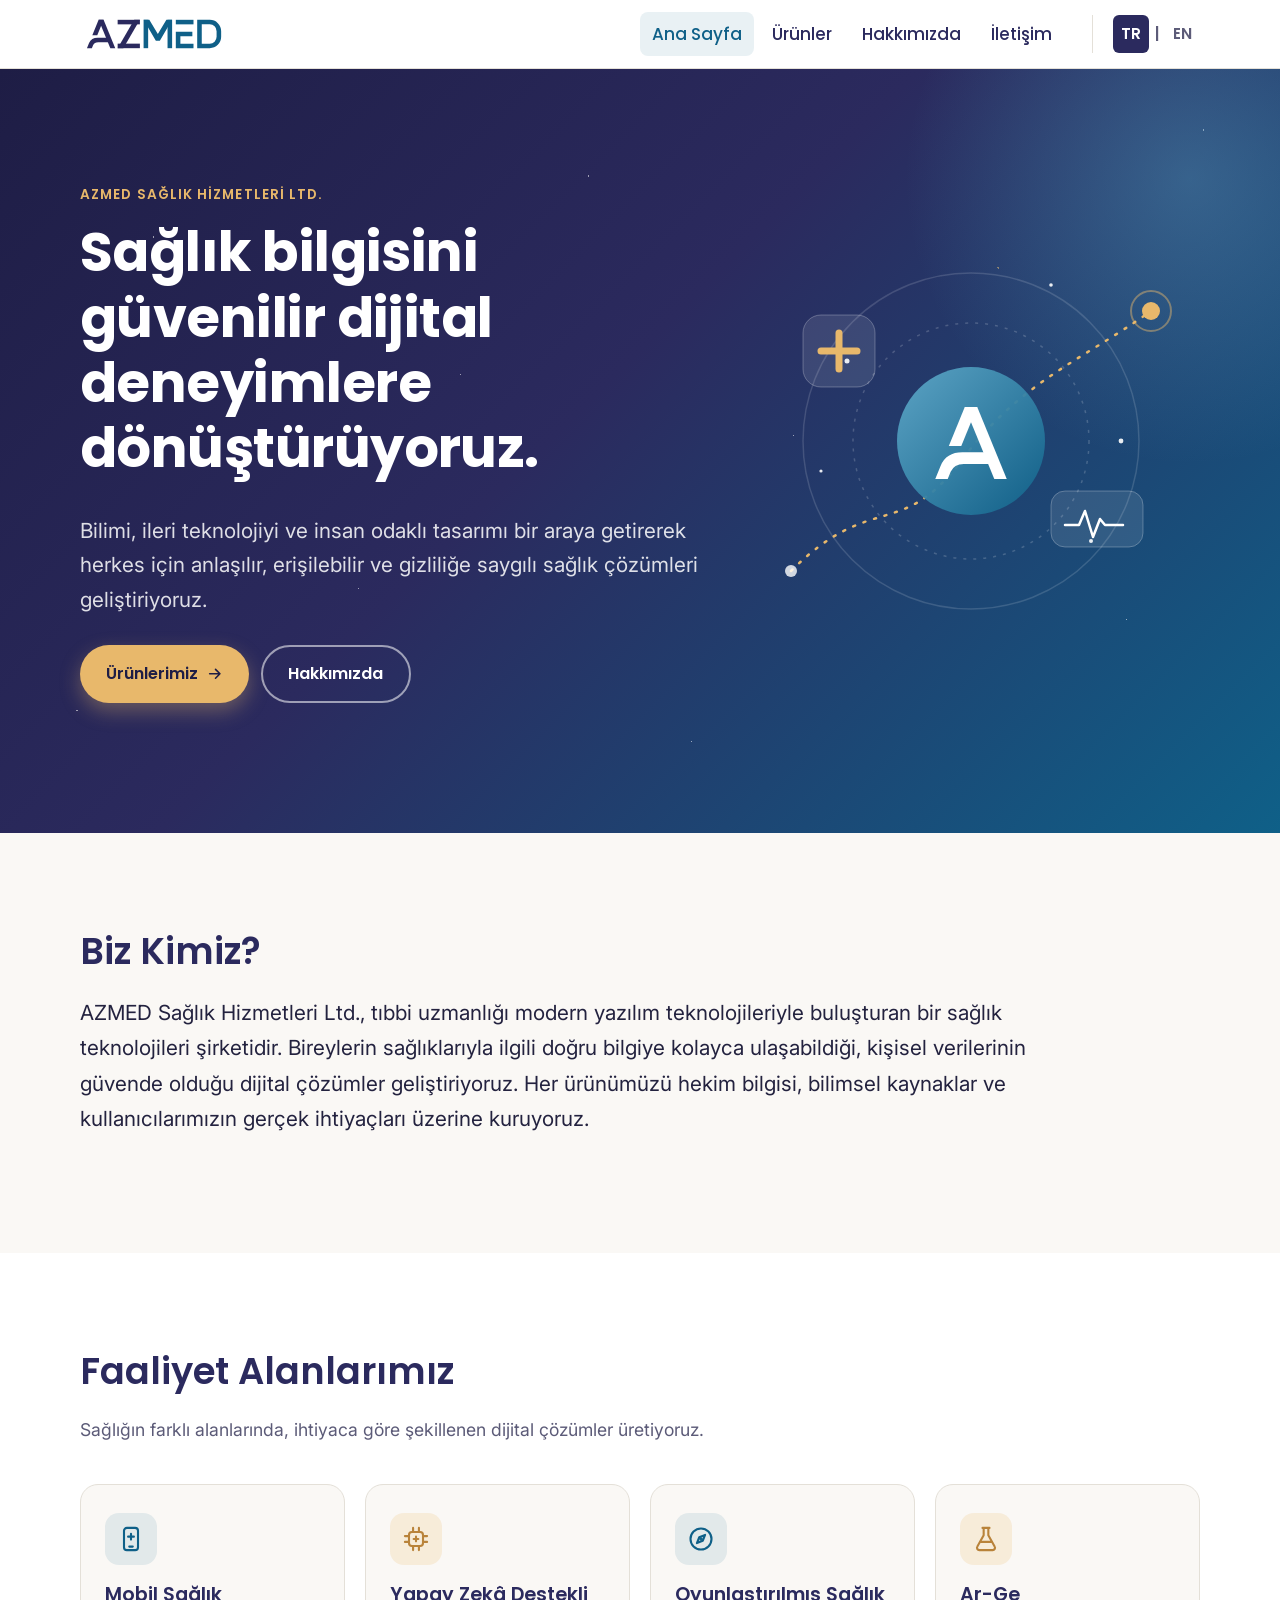
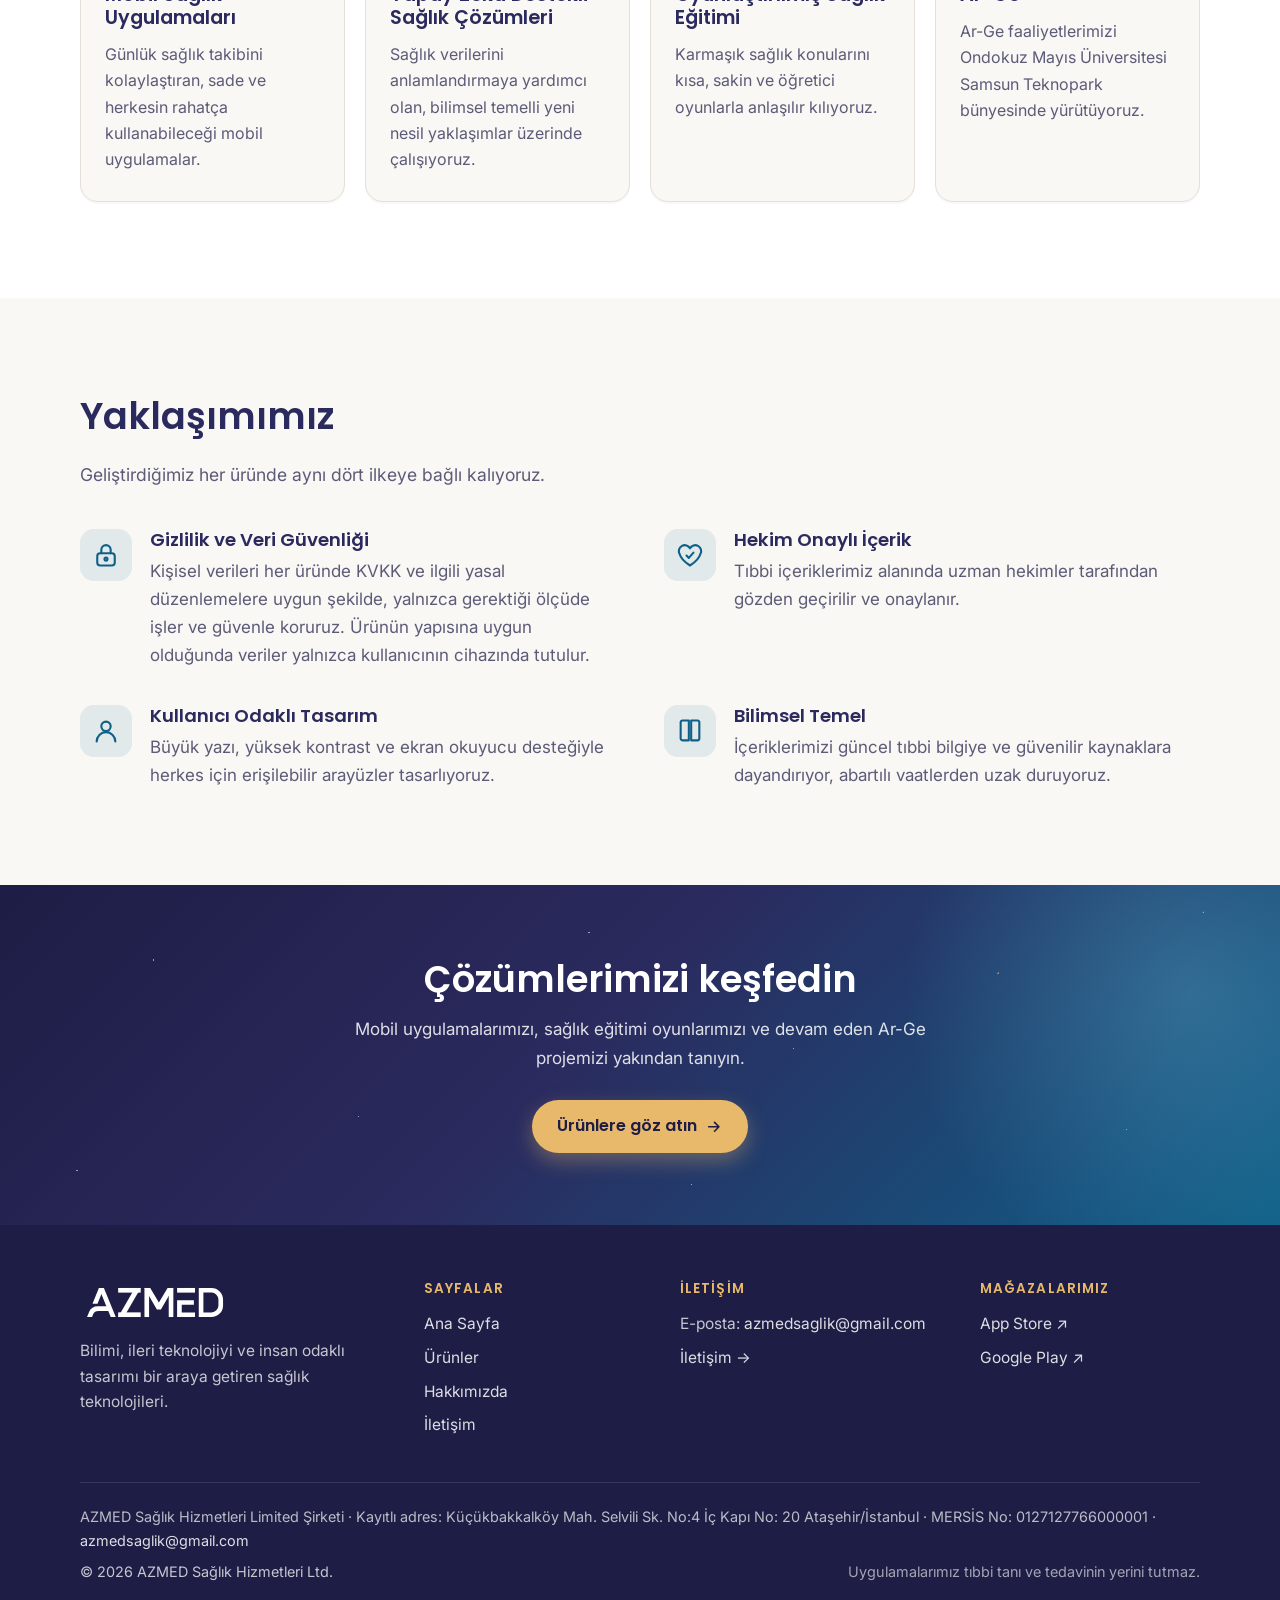
<file: index.html>
<!DOCTYPE html>
<html lang="tr">
<head>
  <meta charset="utf-8">
  <meta name="viewport" content="width=device-width, initial-scale=1">
  <title>AZMED Sağlık Hizmetleri | Sağlık Teknolojileri</title>
  <meta name="description" content="AZMED Sağlık Hizmetleri Ltd.; mobil sağlık uygulamaları, oyunlaştırılmış sağlık eğitimi ve yapay zekâ destekli sağlık çözümleri geliştiren bir sağlık teknolojileri şirketidir.">
  <link rel="canonical" href="https://azmedsaglik.com/">
  <link rel="alternate" hreflang="tr" href="https://azmedsaglik.com/">
  <link rel="alternate" hreflang="en" href="https://azmedsaglik.com/en/">
  <link rel="alternate" hreflang="x-default" href="https://azmedsaglik.com/">
  <meta property="og:type" content="website">
  <meta property="og:site_name" content="AZMED Sağlık Hizmetleri">
  <meta property="og:title" content="AZMED Sağlık Hizmetleri | Sağlık Teknolojileri">
  <meta property="og:description" content="AZMED Sağlık Hizmetleri Ltd.; mobil sağlık uygulamaları, oyunlaştırılmış sağlık eğitimi ve yapay zekâ destekli sağlık çözümleri geliştiren bir sağlık teknolojileri şirketidir.">
  <meta property="og:url" content="https://azmedsaglik.com/">
  <meta property="og:image" content="https://azmedsaglik.com/assets/img/og-image.png">
  <meta property="og:image:width" content="1200">
  <meta property="og:image:height" content="630">
  <meta property="og:locale" content="tr_TR">
  <meta property="og:locale:alternate" content="en_US">
  <meta name="twitter:card" content="summary_large_image">
  <meta name="theme-color" content="#2B2A5E">
  <link rel="icon" href="/assets/img/favicon.svg" type="image/svg+xml">
  <link rel="icon" href="/favicon.ico" sizes="32x32">
  <link rel="apple-touch-icon" href="/assets/img/apple-touch-icon.png">
  <link rel="preconnect" href="https://fonts.googleapis.com">
  <link rel="preconnect" href="https://fonts.gstatic.com" crossorigin>
  <link rel="stylesheet" href="https://fonts.googleapis.com/css2?family=Inter:wght@400;500;600&amp;family=Poppins:wght@500;600;700&amp;display=swap">
  <link rel="stylesheet" href="/assets/css/style.css?v=1">
  <script type="application/ld+json">
  {
    "@context": "https://schema.org",
    "@type": "Organization",
    "name": "AZMED Sağlık Hizmetleri",
    "legalName": "AZMED Sağlık Hizmetleri Limited Şirketi",
    "url": "https://azmedsaglik.com/",
    "logo": "https://azmedsaglik.com/assets/img/brand/azmed-logo-renkli.svg",
    "email": "azmedsaglik@gmail.com",
    "identifier": {
      "@type": "PropertyValue",
      "propertyID": "MERSIS",
      "value": "0127127766000001"
    },
    "address": {
      "@type": "PostalAddress",
      "streetAddress": "Küçükbakkalköy Mah. Selvili Sk. No:4 İç Kapı No: 20",
      "addressLocality": "Ataşehir",
      "addressRegion": "İstanbul",
      "addressCountry": "TR"
    }
  }
  </script>
</head>
<body>
  <a class="skip-link" href="#main">İçeriğe geç</a>
  <header class="site-header">
    <div class="container header-inner">
      <a class="brand" href="/"><img src="/assets/img/brand/azmed-logo-renkli.svg" alt="AZMED Sağlık Hizmetleri — Ana Sayfa" width="148" height="42"></a>
      <button class="nav-toggle" type="button" aria-expanded="false" aria-controls="site-nav" aria-label="Menüyü aç" data-label-open="Menüyü aç" data-label-close="Menüyü kapat">
        <span></span><span></span><span></span>
      </button>
      <nav id="site-nav" class="site-nav" aria-label="Ana menü">
        <ul>
        <li><a href="/" aria-current="page">Ana Sayfa</a></li>
        <li><a href="/urunler.html">Ürünler</a></li>
        <li><a href="/hakkimizda.html">Hakkımızda</a></li>
        <li><a href="/iletisim.html">İletişim</a></li>
        </ul>
        <div class="lang-switch" role="group" aria-label="Dil seçimi">
          <a href="/" lang="tr" hreflang="tr" aria-current="true">TR</a>
          <span aria-hidden="true">|</span>
          <a href="/en/" lang="en" hreflang="en">EN</a>
        </div>
      </nav>
    </div>
  </header>
  <main id="main">
    <section class="night hero">
      <div class="container hero-grid">
        <div>
          <span class="eyebrow">AZMED Sağlık Hizmetleri Ltd.</span>
          <h1>Sağlık bilgisini güvenilir dijital deneyimlere dönüştürüyoruz.</h1>
          <p class="lede">Bilimi, ileri teknolojiyi ve insan odaklı tasarımı bir araya getirerek herkes için anlaşılır, erişilebilir ve gizliliğe saygılı sağlık çözümleri geliştiriyoruz.</p>
          <div class="hero-actions">
            <a class="btn btn-gold" href="/urunler.html">Ürünlerimiz <svg viewBox="0 0 24 24" fill="none" stroke="currentColor" stroke-width="2.2" stroke-linecap="round" stroke-linejoin="round" aria-hidden="true"><path d="M5 12h14M13 6l6 6-6 6"/></svg></a>
            <a class="btn btn-outline" href="/hakkimizda.html">Hakkımızda</a>
          </div>
        </div>
        <div class="hero-art">
          <svg viewBox="0 0 440 400" aria-hidden="true" focusable="false">
  <defs>
    <linearGradient id="hg" x1="0" y1="0" x2="1" y2="1"><stop offset="0" stop-color="#5FA9C9"/><stop offset="1" stop-color="#0F6088"/></linearGradient>
  </defs>
  <circle cx="220" cy="200" r="168" fill="none" stroke="rgba(255,255,255,.14)" stroke-width="1.5"/>
  <circle cx="220" cy="200" r="118" fill="none" stroke="rgba(255,255,255,.18)" stroke-width="1.5" stroke-dasharray="3 7"/>
  <path d="M40 330 C 120 250, 150 300, 210 220 S 330 120, 400 70" fill="none" stroke="#E8B86B" stroke-width="2.5" stroke-dasharray="2 9" stroke-linecap="round"/>
  <circle cx="400" cy="70" r="9" fill="#E8B86B"/>
  <circle cx="400" cy="70" r="20" fill="none" stroke="rgba(232,184,107,.45)" stroke-width="2"/>
  <circle cx="40" cy="330" r="6" fill="#fff" opacity=".8"/>
  <circle cx="220" cy="200" r="74" fill="url(#hg)" opacity=".95"/>
  <g transform="translate(184 166) scale(.72)" fill="#fff">
    <polygon points="41.35,0 58.65,0 99.65,100 82.35,100"/>
    <polygon points="41.35,0 58.65,0 36.51,54 19.21,54"/>
    <path d="M78,63 H38 Q15.52,63 7.73,82 L0.35,100 H17.65 L21.75,90 Q26.26,79 40,79 H80 Z"/>
  </g>
  <g fill="#fff" opacity=".9"><circle cx="96" cy="120" r="2.5"/><circle cx="340" cy="300" r="2"/><circle cx="300" cy="44" r="1.8"/><circle cx="70" cy="230" r="1.6"/><circle cx="370" cy="200" r="2.4"/></g>
  <rect x="300" y="250" width="92" height="56" rx="14" fill="rgba(255,255,255,.1)" stroke="rgba(255,255,255,.25)"/>
  <path d="M314 284 h14 l6 -14 l8 26 l7 -18 l5 6 h18" fill="none" stroke="#fff" stroke-width="2.5" stroke-linecap="round" stroke-linejoin="round"/>
  <rect x="52" y="74" width="72" height="72" rx="18" fill="rgba(255,255,255,.1)" stroke="rgba(255,255,255,.25)"/>
  <path d="M88 92 v36 M70 110 h36" stroke="#E8B86B" stroke-width="7" stroke-linecap="round"/>
</svg>
        </div>
      </div>
    </section>

    <section class="section" aria-labelledby="who">
      <div class="container">
        <h2 id="who">Biz Kimiz?</h2>
        <p class="intro-text">AZMED Sağlık Hizmetleri Ltd., tıbbi uzmanlığı modern yazılım teknolojileriyle buluşturan bir sağlık teknolojileri şirketidir. Bireylerin sağlıklarıyla ilgili doğru bilgiye kolayca ulaşabildiği, kişisel verilerinin güvende olduğu dijital çözümler geliştiriyoruz. Her ürünümüzü hekim bilgisi, bilimsel kaynaklar ve kullanıcılarımızın gerçek ihtiyaçları üzerine kuruyoruz.</p>
      </div>
    </section>

    <section class="section section-alt" aria-labelledby="areas">
      <div class="container">
        <div class="section-head">
          <h2 id="areas">Faaliyet Alanlarımız</h2>
          <p>Sağlığın farklı alanlarında, ihtiyaca göre şekillenen dijital çözümler üretiyoruz.</p>
        </div>
      <div class="card-grid cols-4">
        <article class="card">
          <span class="icon-badge"><svg viewBox="0 0 24 24" fill="none" stroke="currentColor" stroke-width="1.8" stroke-linecap="round" stroke-linejoin="round" aria-hidden="true"><rect x="6" y="2.5" width="12" height="19" rx="2.5"/><path d="M10.5 18.5h3"/><path d="M12 7.5v5M9.5 10h5"/></svg></span>
          <h3>Mobil Sağlık Uygulamaları</h3>
          <p>Günlük sağlık takibini kolaylaştıran, sade ve herkesin rahatça kullanabileceği mobil uygulamalar.</p>
        </article>
        <article class="card">
          <span class="icon-badge gold"><svg viewBox="0 0 24 24" fill="none" stroke="currentColor" stroke-width="1.8" stroke-linecap="round" stroke-linejoin="round" aria-hidden="true"><rect x="6" y="6" width="12" height="12" rx="2.5"/><path d="M9.5 2.5v3.5M14.5 2.5v3.5M9.5 18v3.5M14.5 18v3.5M2.5 9.5H6M2.5 14.5H6M18 9.5h3.5M18 14.5h3.5"/><path d="M10 12h4M12 10v4"/></svg></span>
          <h3>Yapay Zekâ Destekli Sağlık Çözümleri</h3>
          <p>Sağlık verilerini anlamlandırmaya yardımcı olan, bilimsel temelli yeni nesil yaklaşımlar üzerinde çalışıyoruz.</p>
        </article>
        <article class="card">
          <span class="icon-badge"><svg viewBox="0 0 24 24" fill="none" stroke="currentColor" stroke-width="1.8" stroke-linecap="round" stroke-linejoin="round" aria-hidden="true"><circle cx="12" cy="12" r="9"/><path d="M15.5 8.5l-2 5-5 2 2-5z"/><circle cx="12" cy="12" r=".6" fill="currentColor"/></svg></span>
          <h3>Oyunlaştırılmış Sağlık Eğitimi</h3>
          <p>Karmaşık sağlık konularını kısa, sakin ve öğretici oyunlarla anlaşılır kılıyoruz.</p>
        </article>
        <article class="card">
          <span class="icon-badge gold"><svg viewBox="0 0 24 24" fill="none" stroke="currentColor" stroke-width="1.8" stroke-linecap="round" stroke-linejoin="round" aria-hidden="true"><path d="M9 2.5h6M10 2.5v6.2L4.6 18.4A2 2 0 0 0 6.3 21.5h11.4a2 2 0 0 0 1.7-3.1L14 8.7V2.5"/><path d="M7.5 14.5h9"/></svg></span>
          <h3>Ar-Ge</h3>
          <p>Ar-Ge faaliyetlerimizi Ondokuz Mayıs Üniversitesi Samsun Teknopark bünyesinde yürütüyoruz.</p>
        </article>
      </div>
      </div>
    </section>

    <section class="section" aria-labelledby="approach">
      <div class="container">
        <div class="section-head">
          <h2 id="approach">Yaklaşımımız</h2>
          <p>Geliştirdiğimiz her üründe aynı dört ilkeye bağlı kalıyoruz.</p>
        </div>
        <ul class="principles">
        <li class="principle">
          <span class="icon-badge"><svg viewBox="0 0 24 24" fill="none" stroke="currentColor" stroke-width="1.8" stroke-linecap="round" stroke-linejoin="round" aria-hidden="true"><rect x="4.5" y="10.5" width="15" height="10.5" rx="2.5"/><path d="M8 10.5V7.5a4 4 0 0 1 8 0v3"/><circle cx="12" cy="15.5" r="1.3"/></svg></span>
          <div><h3>Gizlilik ve Veri Güvenliği</h3><p>Kişisel verileri her üründe KVKK ve ilgili yasal düzenlemelere uygun şekilde, yalnızca gerektiği ölçüde işler ve güvenle koruruz. Ürünün yapısına uygun olduğunda veriler yalnızca kullanıcının cihazında tutulur.</p></div>
        </li>
        <li class="principle">
          <span class="icon-badge"><svg viewBox="0 0 24 24" fill="none" stroke="currentColor" stroke-width="1.8" stroke-linecap="round" stroke-linejoin="round" aria-hidden="true"><path d="M12 21s-7.5-4.6-9-10A4.8 4.8 0 0 1 12 6.3 4.8 4.8 0 0 1 21 11c-1.5 5.4-9 10-9 10z"/><path d="M9 12.5l2 2 4-4.5"/></svg></span>
          <div><h3>Hekim Onaylı İçerik</h3><p>Tıbbi içeriklerimiz alanında uzman hekimler tarafından gözden geçirilir ve onaylanır.</p></div>
        </li>
        <li class="principle">
          <span class="icon-badge"><svg viewBox="0 0 24 24" fill="none" stroke="currentColor" stroke-width="1.8" stroke-linecap="round" stroke-linejoin="round" aria-hidden="true"><circle cx="12" cy="8" r="4"/><path d="M4 21a8 8 0 0 1 16 0"/></svg></span>
          <div><h3>Kullanıcı Odaklı Tasarım</h3><p>Büyük yazı, yüksek kontrast ve ekran okuyucu desteğiyle herkes için erişilebilir arayüzler tasarlıyoruz.</p></div>
        </li>
        <li class="principle">
          <span class="icon-badge"><svg viewBox="0 0 24 24" fill="none" stroke="currentColor" stroke-width="1.8" stroke-linecap="round" stroke-linejoin="round" aria-hidden="true"><path d="M4 4.5A1.5 1.5 0 0 1 5.5 3H11v17H5.5A1.5 1.5 0 0 1 4 18.5z"/><path d="M20 4.5A1.5 1.5 0 0 0 18.5 3H13v17h5.5a1.5 1.5 0 0 0 1.5-1.5z"/></svg></span>
          <div><h3>Bilimsel Temel</h3><p>İçeriklerimizi güncel tıbbi bilgiye ve güvenilir kaynaklara dayandırıyor, abartılı vaatlerden uzak duruyoruz.</p></div>
        </li>
        </ul>
      </div>
    </section>

    <section class="night cta-band" aria-labelledby="cta">
      <div class="container">
        <h2 id="cta">Çözümlerimizi keşfedin</h2>
        <p>Mobil uygulamalarımızı, sağlık eğitimi oyunlarımızı ve devam eden Ar-Ge projemizi yakından tanıyın.</p>
        <a class="btn btn-gold" href="/urunler.html">Ürünlere göz atın <svg viewBox="0 0 24 24" fill="none" stroke="currentColor" stroke-width="2.2" stroke-linecap="round" stroke-linejoin="round" aria-hidden="true"><path d="M5 12h14M13 6l6 6-6 6"/></svg></a>
      </div>
    </section>
  </main>
  <footer class="site-footer">
    <div class="container">
      <div class="footer-grid">
        <div class="footer-brand">
          <a href="/"><img src="/assets/img/brand/azmed-logo-beyaz.svg" alt="AZMED Sağlık Hizmetleri — Ana Sayfa" width="150" height="43" loading="lazy"></a>
          <p>Bilimi, ileri teknolojiyi ve insan odaklı tasarımı bir araya getiren sağlık teknolojileri.</p>
        </div>
        <nav aria-label="Sayfalar">
          <h2>Sayfalar</h2>
          <ul class="footer-links">
            <li><a href="/">Ana Sayfa</a></li>
            <li><a href="/urunler.html">Ürünler</a></li>
            <li><a href="/hakkimizda.html">Hakkımızda</a></li>
            <li><a href="/iletisim.html">İletişim</a></li>
          </ul>
        </nav>
        <div>
          <h2>İletişim</h2>
          <address class="footer-contact">
            <span>E-posta: <a href="mailto:azmedsaglik@gmail.com">azmedsaglik@gmail.com</a></span>
            <a href="/iletisim.html">İletişim →</a>
          </address>
        </div>
        <div>
          <h2>Mağazalarımız</h2>
          <ul class="footer-links">
            <li><a href="https://apps.apple.com/tr/developer/azmed-sa%C4%9Fl%C4%B1k-hizmetleri-ltd/id6791548342" target="_blank" rel="noopener" aria-label="AZMED uygulamaları App Store'da (yeni sekmede açılır)">App Store ↗</a></li>
            <li><a href="https://play.google.com/store/apps/developer?id=AZMED+TEKNOLOJI" target="_blank" rel="noopener" aria-label="AZMED uygulamaları Google Play'de (yeni sekmede açılır)">Google Play ↗</a></li>
          </ul>
        </div>
      </div>
      <div class="footer-bottom">
        <p class="legal"><span lang="tr">AZMED Sağlık Hizmetleri Limited Şirketi</span> · Kayıtlı adres: <span lang="tr">Küçükbakkalköy Mah. Selvili Sk. No:4 İç Kapı No: 20 Ataşehir/İstanbul</span> · MERSİS No: 0127127766000001 · <a href="mailto:azmedsaglik@gmail.com">azmedsaglik@gmail.com</a></p>
        <p>© 2026 AZMED Sağlık Hizmetleri Ltd.</p>
        <p class="disclaimer">Uygulamalarımız tıbbi tanı ve tedavinin yerini tutmaz.</p>
      </div>
    </div>
  </footer>
  <script src="/assets/js/main.js?v=1" defer></script>
</body>
</html>
</file>
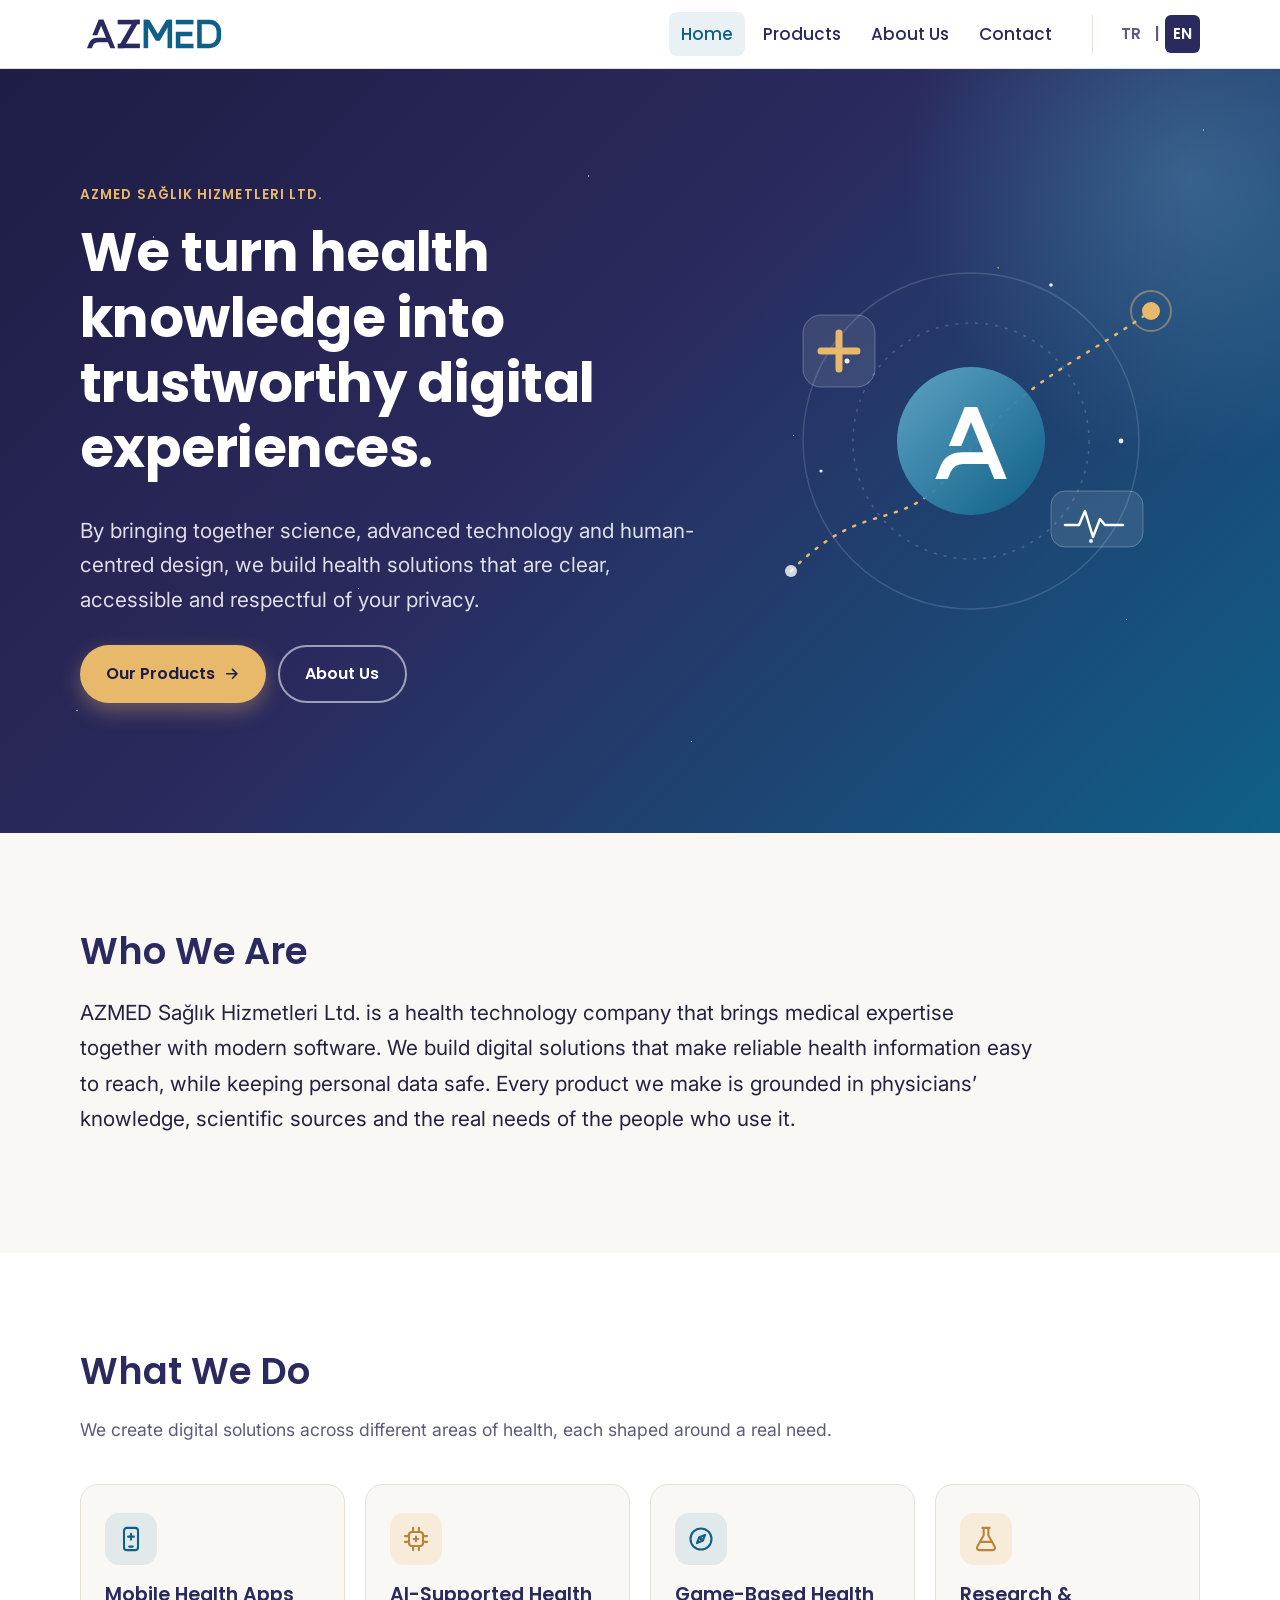
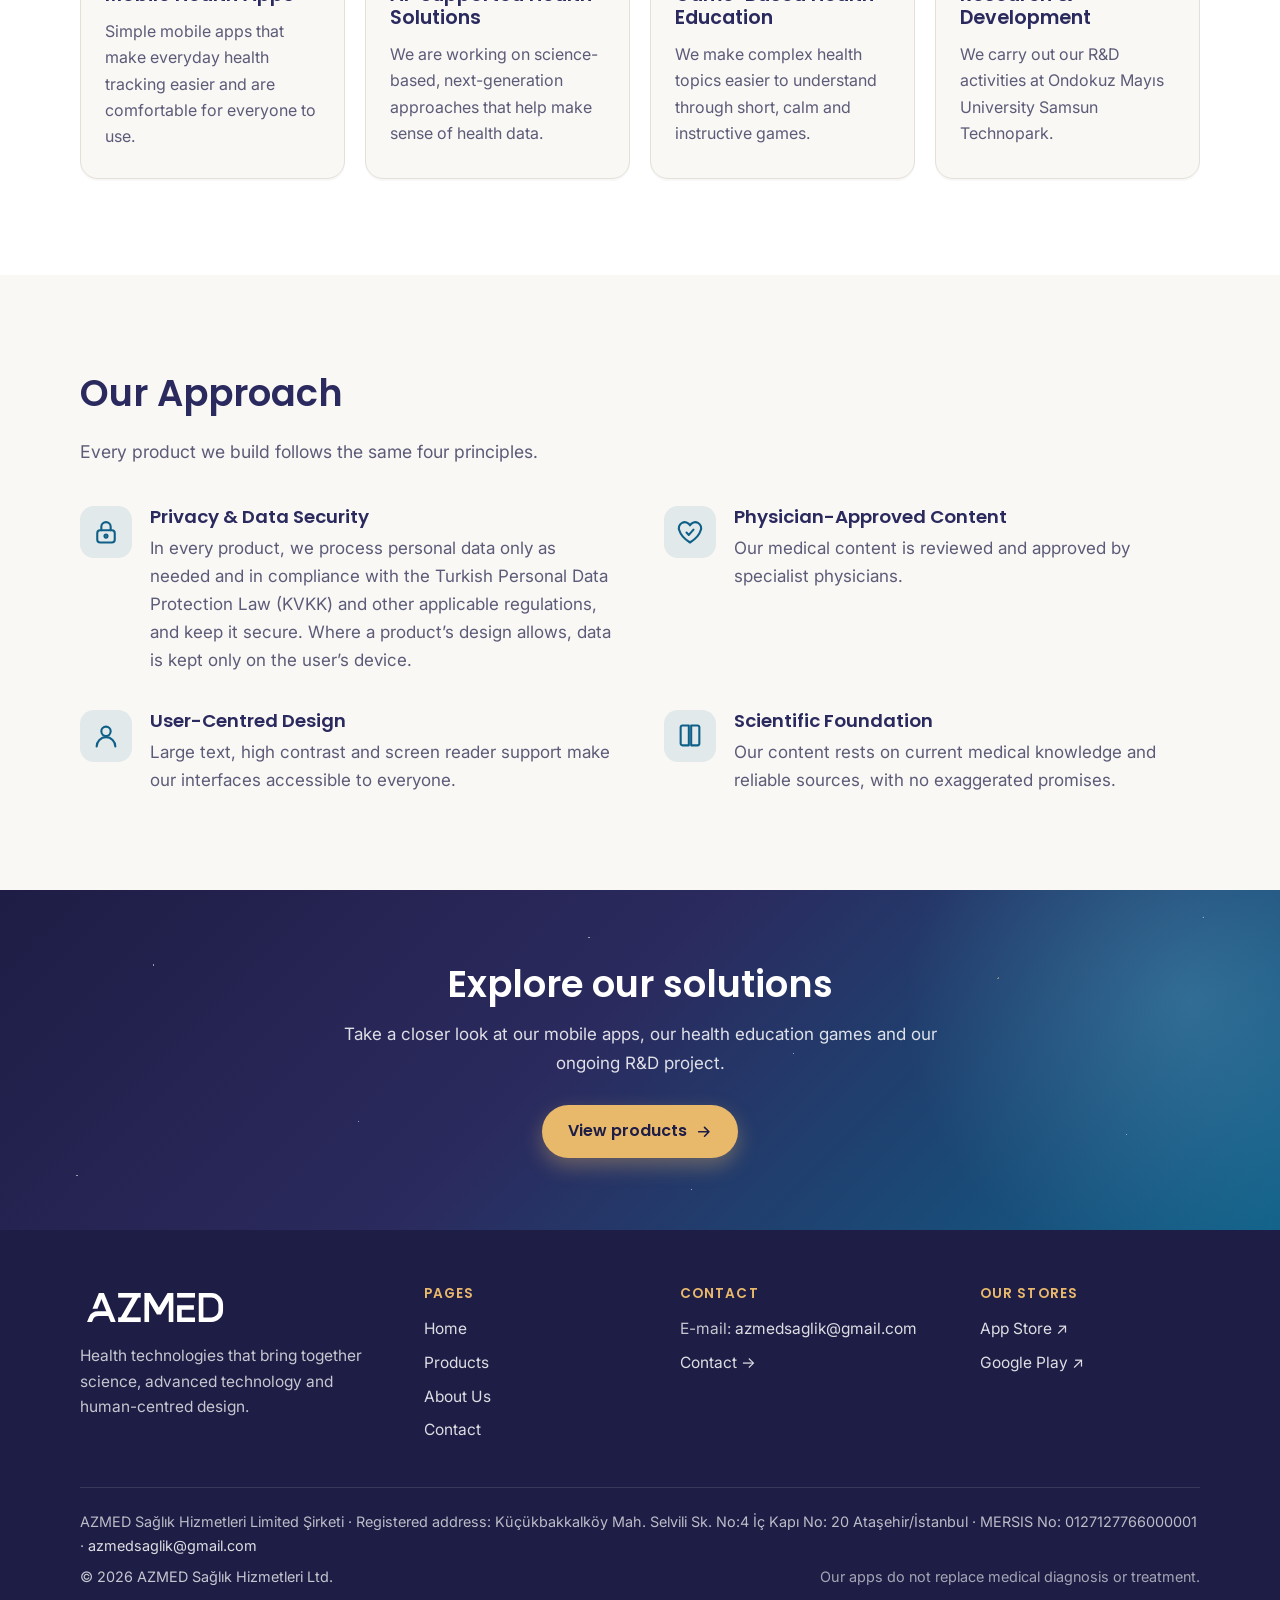
<file: en/index.html>
<!DOCTYPE html>
<html lang="en">
<head>
  <meta charset="utf-8">
  <meta name="viewport" content="width=device-width, initial-scale=1">
  <title>AZMED Health Services | Health Technologies</title>
  <meta name="description" content="AZMED Sağlık Hizmetleri Ltd. is a health technology company developing mobile health apps, game-based health education and AI-supported health solutions.">
  <link rel="canonical" href="https://azmedsaglik.com/en/">
  <link rel="alternate" hreflang="tr" href="https://azmedsaglik.com/">
  <link rel="alternate" hreflang="en" href="https://azmedsaglik.com/en/">
  <link rel="alternate" hreflang="x-default" href="https://azmedsaglik.com/">
  <meta property="og:type" content="website">
  <meta property="og:site_name" content="AZMED Sağlık Hizmetleri">
  <meta property="og:title" content="AZMED Health Services | Health Technologies">
  <meta property="og:description" content="AZMED Sağlık Hizmetleri Ltd. is a health technology company developing mobile health apps, game-based health education and AI-supported health solutions.">
  <meta property="og:url" content="https://azmedsaglik.com/en/">
  <meta property="og:image" content="https://azmedsaglik.com/assets/img/og-image.png">
  <meta property="og:image:width" content="1200">
  <meta property="og:image:height" content="630">
  <meta property="og:locale" content="en_US">
  <meta property="og:locale:alternate" content="tr_TR">
  <meta name="twitter:card" content="summary_large_image">
  <meta name="theme-color" content="#2B2A5E">
  <link rel="icon" href="/assets/img/favicon.svg" type="image/svg+xml">
  <link rel="icon" href="/favicon.ico" sizes="32x32">
  <link rel="apple-touch-icon" href="/assets/img/apple-touch-icon.png">
  <link rel="preconnect" href="https://fonts.googleapis.com">
  <link rel="preconnect" href="https://fonts.gstatic.com" crossorigin>
  <link rel="stylesheet" href="https://fonts.googleapis.com/css2?family=Inter:wght@400;500;600&amp;family=Poppins:wght@500;600;700&amp;display=swap">
  <link rel="stylesheet" href="/assets/css/style.css?v=1">
  <script type="application/ld+json">
  {
    "@context": "https://schema.org",
    "@type": "Organization",
    "name": "AZMED Sağlık Hizmetleri",
    "legalName": "AZMED Sağlık Hizmetleri Limited Şirketi",
    "url": "https://azmedsaglik.com/en/",
    "logo": "https://azmedsaglik.com/assets/img/brand/azmed-logo-renkli.svg",
    "email": "azmedsaglik@gmail.com",
    "identifier": {
      "@type": "PropertyValue",
      "propertyID": "MERSIS",
      "value": "0127127766000001"
    },
    "address": {
      "@type": "PostalAddress",
      "streetAddress": "Küçükbakkalköy Mah. Selvili Sk. No:4 İç Kapı No: 20",
      "addressLocality": "Ataşehir",
      "addressRegion": "İstanbul",
      "addressCountry": "TR"
    }
  }
  </script>
</head>
<body>
  <a class="skip-link" href="#main">Skip to content</a>
  <header class="site-header">
    <div class="container header-inner">
      <a class="brand" href="/en/"><img src="/assets/img/brand/azmed-logo-renkli.svg" alt="AZMED Health Services — Home" width="148" height="42"></a>
      <button class="nav-toggle" type="button" aria-expanded="false" aria-controls="site-nav" aria-label="Open menu" data-label-open="Open menu" data-label-close="Close menu">
        <span></span><span></span><span></span>
      </button>
      <nav id="site-nav" class="site-nav" aria-label="Main menu">
        <ul>
        <li><a href="/en/" aria-current="page">Home</a></li>
        <li><a href="/en/products.html">Products</a></li>
        <li><a href="/en/about.html">About Us</a></li>
        <li><a href="/en/contact.html">Contact</a></li>
        </ul>
        <div class="lang-switch" role="group" aria-label="Language">
          <a href="/" lang="tr" hreflang="tr">TR</a>
          <span aria-hidden="true">|</span>
          <a href="/en/" lang="en" hreflang="en" aria-current="true">EN</a>
        </div>
      </nav>
    </div>
  </header>
  <main id="main">
    <section class="night hero">
      <div class="container hero-grid">
        <div>
          <span class="eyebrow">AZMED Sağlık Hizmetleri Ltd.</span>
          <h1>We turn health knowledge into trustworthy digital experiences.</h1>
          <p class="lede">By bringing together science, advanced technology and human-centred design, we build health solutions that are clear, accessible and respectful of your privacy.</p>
          <div class="hero-actions">
            <a class="btn btn-gold" href="/en/products.html">Our Products <svg viewBox="0 0 24 24" fill="none" stroke="currentColor" stroke-width="2.2" stroke-linecap="round" stroke-linejoin="round" aria-hidden="true"><path d="M5 12h14M13 6l6 6-6 6"/></svg></a>
            <a class="btn btn-outline" href="/en/about.html">About Us</a>
          </div>
        </div>
        <div class="hero-art">
          <svg viewBox="0 0 440 400" aria-hidden="true" focusable="false">
  <defs>
    <linearGradient id="hg" x1="0" y1="0" x2="1" y2="1"><stop offset="0" stop-color="#5FA9C9"/><stop offset="1" stop-color="#0F6088"/></linearGradient>
  </defs>
  <circle cx="220" cy="200" r="168" fill="none" stroke="rgba(255,255,255,.14)" stroke-width="1.5"/>
  <circle cx="220" cy="200" r="118" fill="none" stroke="rgba(255,255,255,.18)" stroke-width="1.5" stroke-dasharray="3 7"/>
  <path d="M40 330 C 120 250, 150 300, 210 220 S 330 120, 400 70" fill="none" stroke="#E8B86B" stroke-width="2.5" stroke-dasharray="2 9" stroke-linecap="round"/>
  <circle cx="400" cy="70" r="9" fill="#E8B86B"/>
  <circle cx="400" cy="70" r="20" fill="none" stroke="rgba(232,184,107,.45)" stroke-width="2"/>
  <circle cx="40" cy="330" r="6" fill="#fff" opacity=".8"/>
  <circle cx="220" cy="200" r="74" fill="url(#hg)" opacity=".95"/>
  <g transform="translate(184 166) scale(.72)" fill="#fff">
    <polygon points="41.35,0 58.65,0 99.65,100 82.35,100"/>
    <polygon points="41.35,0 58.65,0 36.51,54 19.21,54"/>
    <path d="M78,63 H38 Q15.52,63 7.73,82 L0.35,100 H17.65 L21.75,90 Q26.26,79 40,79 H80 Z"/>
  </g>
  <g fill="#fff" opacity=".9"><circle cx="96" cy="120" r="2.5"/><circle cx="340" cy="300" r="2"/><circle cx="300" cy="44" r="1.8"/><circle cx="70" cy="230" r="1.6"/><circle cx="370" cy="200" r="2.4"/></g>
  <rect x="300" y="250" width="92" height="56" rx="14" fill="rgba(255,255,255,.1)" stroke="rgba(255,255,255,.25)"/>
  <path d="M314 284 h14 l6 -14 l8 26 l7 -18 l5 6 h18" fill="none" stroke="#fff" stroke-width="2.5" stroke-linecap="round" stroke-linejoin="round"/>
  <rect x="52" y="74" width="72" height="72" rx="18" fill="rgba(255,255,255,.1)" stroke="rgba(255,255,255,.25)"/>
  <path d="M88 92 v36 M70 110 h36" stroke="#E8B86B" stroke-width="7" stroke-linecap="round"/>
</svg>
        </div>
      </div>
    </section>

    <section class="section" aria-labelledby="who">
      <div class="container">
        <h2 id="who">Who We Are</h2>
        <p class="intro-text">AZMED Sağlık Hizmetleri Ltd. is a health technology company that brings medical expertise together with modern software. We build digital solutions that make reliable health information easy to reach, while keeping personal data safe. Every product we make is grounded in physicians’ knowledge, scientific sources and the real needs of the people who use it.</p>
      </div>
    </section>

    <section class="section section-alt" aria-labelledby="areas">
      <div class="container">
        <div class="section-head">
          <h2 id="areas">What We Do</h2>
          <p>We create digital solutions across different areas of health, each shaped around a real need.</p>
        </div>
      <div class="card-grid cols-4">
        <article class="card">
          <span class="icon-badge"><svg viewBox="0 0 24 24" fill="none" stroke="currentColor" stroke-width="1.8" stroke-linecap="round" stroke-linejoin="round" aria-hidden="true"><rect x="6" y="2.5" width="12" height="19" rx="2.5"/><path d="M10.5 18.5h3"/><path d="M12 7.5v5M9.5 10h5"/></svg></span>
          <h3>Mobile Health Apps</h3>
          <p>Simple mobile apps that make everyday health tracking easier and are comfortable for everyone to use.</p>
        </article>
        <article class="card">
          <span class="icon-badge gold"><svg viewBox="0 0 24 24" fill="none" stroke="currentColor" stroke-width="1.8" stroke-linecap="round" stroke-linejoin="round" aria-hidden="true"><rect x="6" y="6" width="12" height="12" rx="2.5"/><path d="M9.5 2.5v3.5M14.5 2.5v3.5M9.5 18v3.5M14.5 18v3.5M2.5 9.5H6M2.5 14.5H6M18 9.5h3.5M18 14.5h3.5"/><path d="M10 12h4M12 10v4"/></svg></span>
          <h3>AI-Supported Health Solutions</h3>
          <p>We are working on science-based, next-generation approaches that help make sense of health data.</p>
        </article>
        <article class="card">
          <span class="icon-badge"><svg viewBox="0 0 24 24" fill="none" stroke="currentColor" stroke-width="1.8" stroke-linecap="round" stroke-linejoin="round" aria-hidden="true"><circle cx="12" cy="12" r="9"/><path d="M15.5 8.5l-2 5-5 2 2-5z"/><circle cx="12" cy="12" r=".6" fill="currentColor"/></svg></span>
          <h3>Game-Based Health Education</h3>
          <p>We make complex health topics easier to understand through short, calm and instructive games.</p>
        </article>
        <article class="card">
          <span class="icon-badge gold"><svg viewBox="0 0 24 24" fill="none" stroke="currentColor" stroke-width="1.8" stroke-linecap="round" stroke-linejoin="round" aria-hidden="true"><path d="M9 2.5h6M10 2.5v6.2L4.6 18.4A2 2 0 0 0 6.3 21.5h11.4a2 2 0 0 0 1.7-3.1L14 8.7V2.5"/><path d="M7.5 14.5h9"/></svg></span>
          <h3>Research & Development</h3>
          <p>We carry out our R&amp;D activities at Ondokuz Mayıs University Samsun Technopark.</p>
        </article>
      </div>
      </div>
    </section>

    <section class="section" aria-labelledby="approach">
      <div class="container">
        <div class="section-head">
          <h2 id="approach">Our Approach</h2>
          <p>Every product we build follows the same four principles.</p>
        </div>
        <ul class="principles">
        <li class="principle">
          <span class="icon-badge"><svg viewBox="0 0 24 24" fill="none" stroke="currentColor" stroke-width="1.8" stroke-linecap="round" stroke-linejoin="round" aria-hidden="true"><rect x="4.5" y="10.5" width="15" height="10.5" rx="2.5"/><path d="M8 10.5V7.5a4 4 0 0 1 8 0v3"/><circle cx="12" cy="15.5" r="1.3"/></svg></span>
          <div><h3>Privacy &amp; Data Security</h3><p>In every product, we process personal data only as needed and in compliance with the Turkish Personal Data Protection Law (KVKK) and other applicable regulations, and keep it secure. Where a product’s design allows, data is kept only on the user’s device.</p></div>
        </li>
        <li class="principle">
          <span class="icon-badge"><svg viewBox="0 0 24 24" fill="none" stroke="currentColor" stroke-width="1.8" stroke-linecap="round" stroke-linejoin="round" aria-hidden="true"><path d="M12 21s-7.5-4.6-9-10A4.8 4.8 0 0 1 12 6.3 4.8 4.8 0 0 1 21 11c-1.5 5.4-9 10-9 10z"/><path d="M9 12.5l2 2 4-4.5"/></svg></span>
          <div><h3>Physician-Approved Content</h3><p>Our medical content is reviewed and approved by specialist physicians.</p></div>
        </li>
        <li class="principle">
          <span class="icon-badge"><svg viewBox="0 0 24 24" fill="none" stroke="currentColor" stroke-width="1.8" stroke-linecap="round" stroke-linejoin="round" aria-hidden="true"><circle cx="12" cy="8" r="4"/><path d="M4 21a8 8 0 0 1 16 0"/></svg></span>
          <div><h3>User-Centred Design</h3><p>Large text, high contrast and screen reader support make our interfaces accessible to everyone.</p></div>
        </li>
        <li class="principle">
          <span class="icon-badge"><svg viewBox="0 0 24 24" fill="none" stroke="currentColor" stroke-width="1.8" stroke-linecap="round" stroke-linejoin="round" aria-hidden="true"><path d="M4 4.5A1.5 1.5 0 0 1 5.5 3H11v17H5.5A1.5 1.5 0 0 1 4 18.5z"/><path d="M20 4.5A1.5 1.5 0 0 0 18.5 3H13v17h5.5a1.5 1.5 0 0 0 1.5-1.5z"/></svg></span>
          <div><h3>Scientific Foundation</h3><p>Our content rests on current medical knowledge and reliable sources, with no exaggerated promises.</p></div>
        </li>
        </ul>
      </div>
    </section>

    <section class="night cta-band" aria-labelledby="cta">
      <div class="container">
        <h2 id="cta">Explore our solutions</h2>
        <p>Take a closer look at our mobile apps, our health education games and our ongoing R&D project.</p>
        <a class="btn btn-gold" href="/en/products.html">View products <svg viewBox="0 0 24 24" fill="none" stroke="currentColor" stroke-width="2.2" stroke-linecap="round" stroke-linejoin="round" aria-hidden="true"><path d="M5 12h14M13 6l6 6-6 6"/></svg></a>
      </div>
    </section>
  </main>
  <footer class="site-footer">
    <div class="container">
      <div class="footer-grid">
        <div class="footer-brand">
          <a href="/en/"><img src="/assets/img/brand/azmed-logo-beyaz.svg" alt="AZMED Health Services — Home" width="150" height="43" loading="lazy"></a>
          <p>Health technologies that bring together science, advanced technology and human-centred design.</p>
        </div>
        <nav aria-label="Pages">
          <h2>Pages</h2>
          <ul class="footer-links">
            <li><a href="/en/">Home</a></li>
            <li><a href="/en/products.html">Products</a></li>
            <li><a href="/en/about.html">About Us</a></li>
            <li><a href="/en/contact.html">Contact</a></li>
          </ul>
        </nav>
        <div>
          <h2>Contact</h2>
          <address class="footer-contact">
            <span>E-mail: <a href="mailto:azmedsaglik@gmail.com">azmedsaglik@gmail.com</a></span>
            <a href="/en/contact.html">Contact →</a>
          </address>
        </div>
        <div>
          <h2>Our Stores</h2>
          <ul class="footer-links">
            <li><a href="https://apps.apple.com/us/developer/azmed-sa%C4%9Fl%C4%B1k-hizmetleri-ltd/id6791548342" target="_blank" rel="noopener" aria-label="AZMED apps on the App Store (opens in a new tab)">App Store ↗</a></li>
            <li><a href="https://play.google.com/store/apps/developer?id=AZMED+TEKNOLOJI" target="_blank" rel="noopener" aria-label="AZMED apps on Google Play (opens in a new tab)">Google Play ↗</a></li>
          </ul>
        </div>
      </div>
      <div class="footer-bottom">
        <p class="legal"><span lang="tr">AZMED Sağlık Hizmetleri Limited Şirketi</span> · Registered address: <span lang="tr">Küçükbakkalköy Mah. Selvili Sk. No:4 İç Kapı No: 20 Ataşehir/İstanbul</span> · MERSIS No: 0127127766000001 · <a href="mailto:azmedsaglik@gmail.com">azmedsaglik@gmail.com</a></p>
        <p>© 2026 AZMED Sağlık Hizmetleri Ltd.</p>
        <p class="disclaimer">Our apps do not replace medical diagnosis or treatment.</p>
      </div>
    </div>
  </footer>
  <script src="/assets/js/main.js?v=1" defer></script>
</body>
</html>
</file>
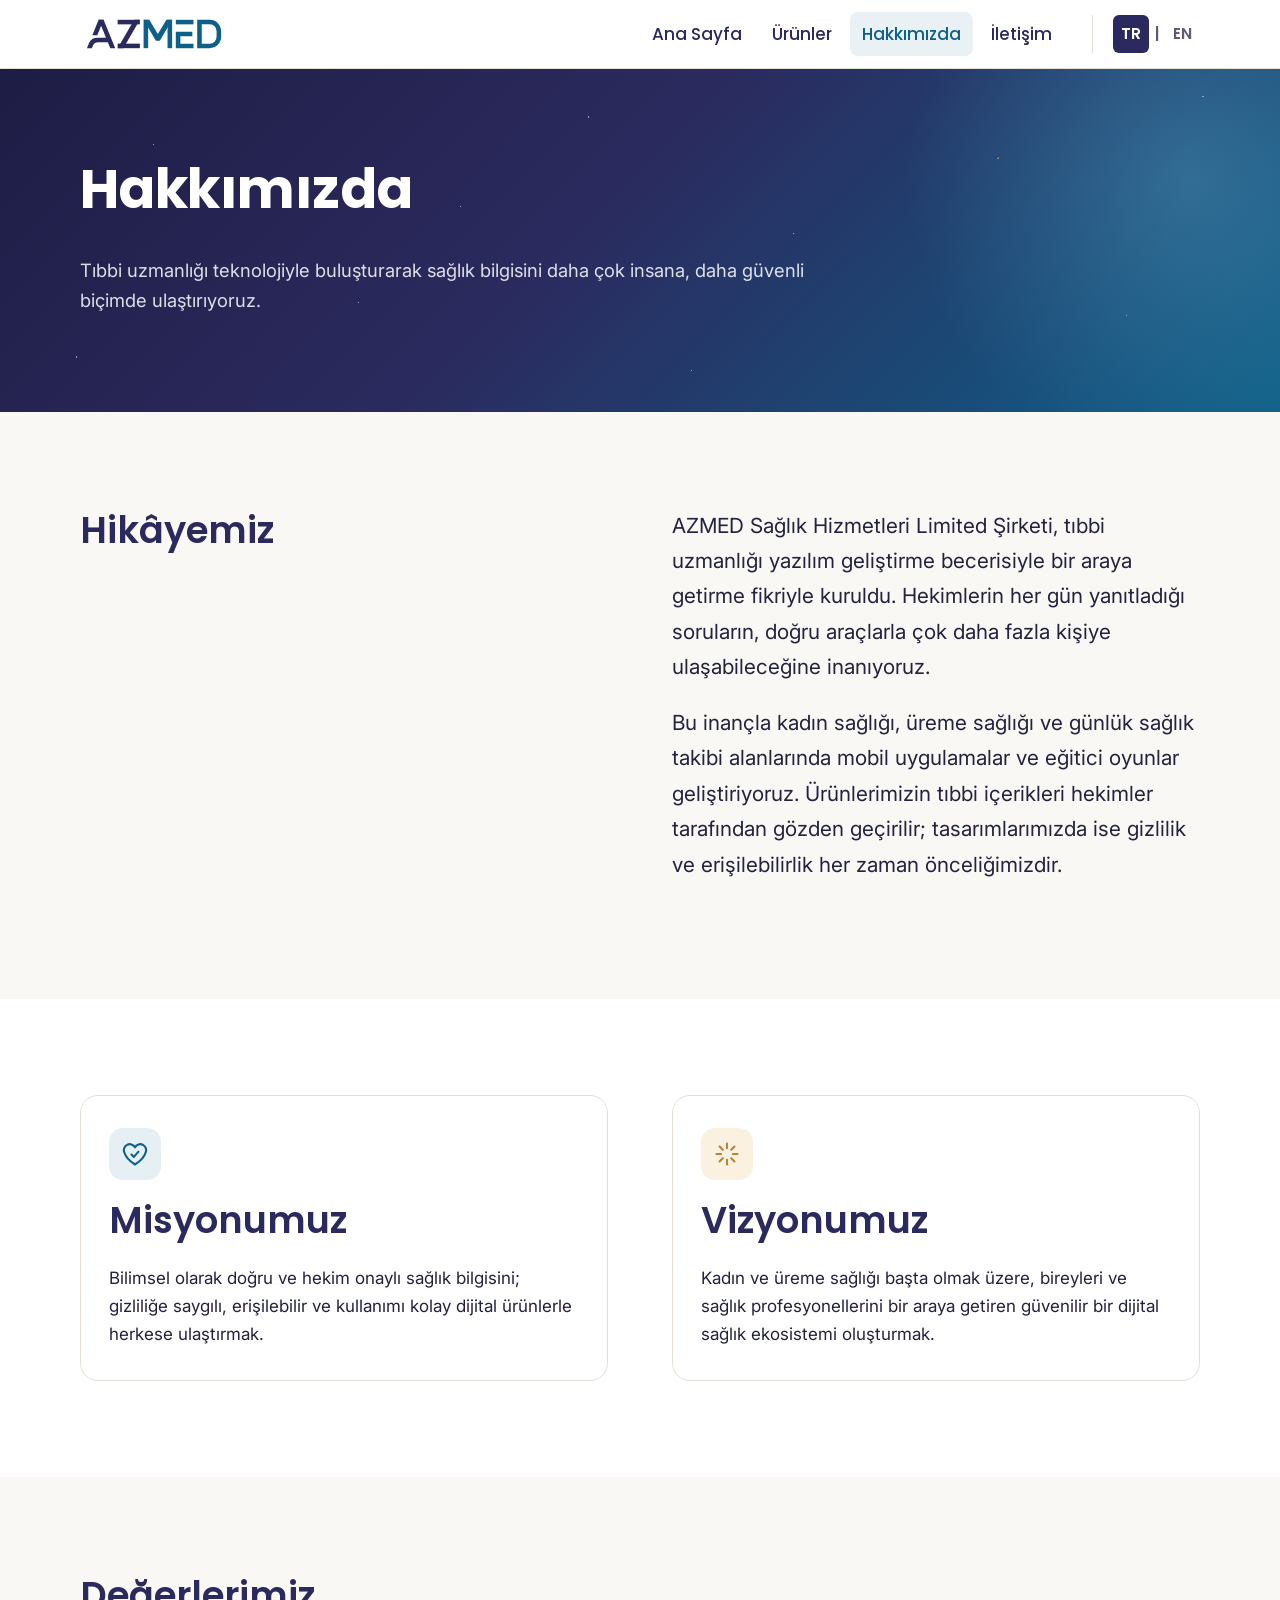
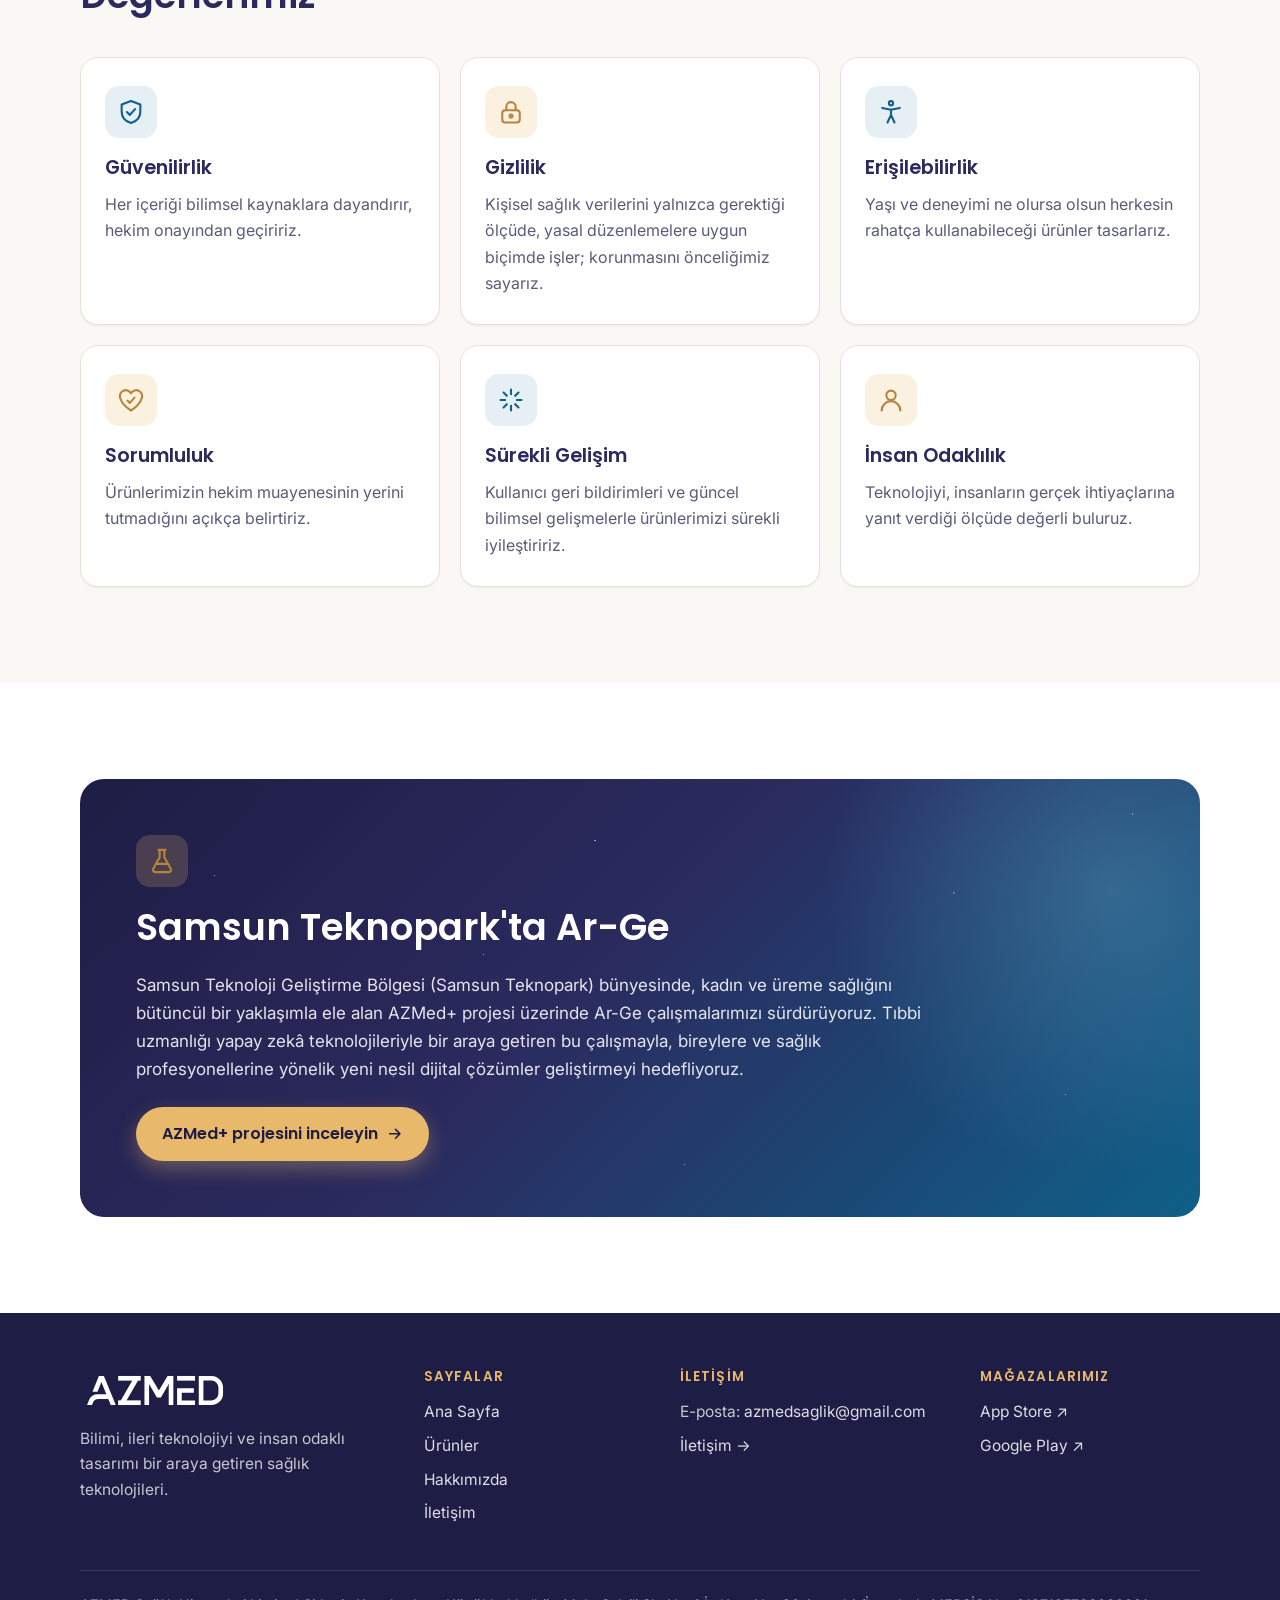
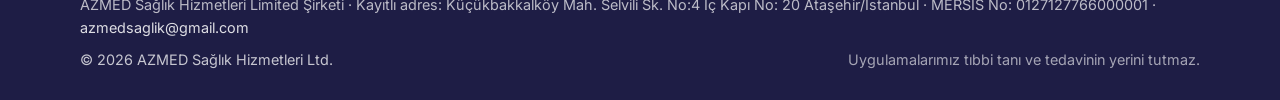
<file: hakkimizda.html>
<!DOCTYPE html>
<html lang="tr">
<head>
  <meta charset="utf-8">
  <meta name="viewport" content="width=device-width, initial-scale=1">
  <title>Hakkımızda | AZMED Sağlık Hizmetleri</title>
  <meta name="description" content="AZMED Sağlık Hizmetleri Ltd.'nin hikâyesi, misyonu, vizyonu ve değerleri; Samsun Teknopark bünyesinde süren Ar-Ge çalışmaları.">
  <link rel="canonical" href="https://azmedsaglik.com/hakkimizda.html">
  <link rel="alternate" hreflang="tr" href="https://azmedsaglik.com/hakkimizda.html">
  <link rel="alternate" hreflang="en" href="https://azmedsaglik.com/en/about.html">
  <link rel="alternate" hreflang="x-default" href="https://azmedsaglik.com/hakkimizda.html">
  <meta property="og:type" content="website">
  <meta property="og:site_name" content="AZMED Sağlık Hizmetleri">
  <meta property="og:title" content="Hakkımızda | AZMED Sağlık Hizmetleri">
  <meta property="og:description" content="AZMED Sağlık Hizmetleri Ltd.'nin hikâyesi, misyonu, vizyonu ve değerleri; Samsun Teknopark bünyesinde süren Ar-Ge çalışmaları.">
  <meta property="og:url" content="https://azmedsaglik.com/hakkimizda.html">
  <meta property="og:image" content="https://azmedsaglik.com/assets/img/og-image.png">
  <meta property="og:image:width" content="1200">
  <meta property="og:image:height" content="630">
  <meta property="og:locale" content="tr_TR">
  <meta property="og:locale:alternate" content="en_US">
  <meta name="twitter:card" content="summary_large_image">
  <meta name="theme-color" content="#2B2A5E">
  <link rel="icon" href="/assets/img/favicon.svg" type="image/svg+xml">
  <link rel="icon" href="/favicon.ico" sizes="32x32">
  <link rel="apple-touch-icon" href="/assets/img/apple-touch-icon.png">
  <link rel="preconnect" href="https://fonts.googleapis.com">
  <link rel="preconnect" href="https://fonts.gstatic.com" crossorigin>
  <link rel="stylesheet" href="https://fonts.googleapis.com/css2?family=Inter:wght@400;500;600&amp;family=Poppins:wght@500;600;700&amp;display=swap">
  <link rel="stylesheet" href="/assets/css/style.css?v=1">
</head>
<body>
  <a class="skip-link" href="#main">İçeriğe geç</a>
  <header class="site-header">
    <div class="container header-inner">
      <a class="brand" href="/"><img src="/assets/img/brand/azmed-logo-renkli.svg" alt="AZMED Sağlık Hizmetleri — Ana Sayfa" width="148" height="42"></a>
      <button class="nav-toggle" type="button" aria-expanded="false" aria-controls="site-nav" aria-label="Menüyü aç" data-label-open="Menüyü aç" data-label-close="Menüyü kapat">
        <span></span><span></span><span></span>
      </button>
      <nav id="site-nav" class="site-nav" aria-label="Ana menü">
        <ul>
        <li><a href="/">Ana Sayfa</a></li>
        <li><a href="/urunler.html">Ürünler</a></li>
        <li><a href="/hakkimizda.html" aria-current="page">Hakkımızda</a></li>
        <li><a href="/iletisim.html">İletişim</a></li>
        </ul>
        <div class="lang-switch" role="group" aria-label="Dil seçimi">
          <a href="/hakkimizda.html" lang="tr" hreflang="tr" aria-current="true">TR</a>
          <span aria-hidden="true">|</span>
          <a href="/en/about.html" lang="en" hreflang="en">EN</a>
        </div>
      </nav>
    </div>
  </header>
  <main id="main">
    <section class="night page-hero">
      <div class="container">
        <h1>Hakkımızda</h1>
        <p class="lede">Tıbbi uzmanlığı teknolojiyle buluşturarak sağlık bilgisini daha çok insana, daha güvenli biçimde ulaştırıyoruz.</p>
      </div>
    </section>

    <section class="section" aria-labelledby="story">
      <div class="container split">
        <div>
          <h2 id="story">Hikâyemiz</h2>
        </div>
        <div class="intro-text">
          <p>AZMED Sağlık Hizmetleri Limited Şirketi, tıbbi uzmanlığı yazılım geliştirme becerisiyle bir araya getirme fikriyle kuruldu. Hekimlerin her gün yanıtladığı soruların, doğru araçlarla çok daha fazla kişiye ulaşabileceğine inanıyoruz.</p>
          <p>Bu inançla kadın sağlığı, üreme sağlığı ve günlük sağlık takibi alanlarında mobil uygulamalar ve eğitici oyunlar geliştiriyoruz. Ürünlerimizin tıbbi içerikleri hekimler tarafından gözden geçirilir; tasarımlarımızda ise gizlilik ve erişilebilirlik her zaman önceliğimizdir.</p>
        </div>
      </div>
    </section>

    <section class="section section-alt" aria-label="Misyonumuz / Vizyonumuz">
      <div class="container split">
        <div class="mv-card">
          <span class="icon-badge"><svg viewBox="0 0 24 24" fill="none" stroke="currentColor" stroke-width="1.8" stroke-linecap="round" stroke-linejoin="round" aria-hidden="true"><path d="M12 21s-7.5-4.6-9-10A4.8 4.8 0 0 1 12 6.3 4.8 4.8 0 0 1 21 11c-1.5 5.4-9 10-9 10z"/><path d="M9 12.5l2 2 4-4.5"/></svg></span>
          <h2>Misyonumuz</h2>
          <p>Bilimsel olarak doğru ve hekim onaylı sağlık bilgisini; gizliliğe saygılı, erişilebilir ve kullanımı kolay dijital ürünlerle herkese ulaştırmak.</p>
        </div>
        <div class="mv-card">
          <span class="icon-badge gold"><svg viewBox="0 0 24 24" fill="none" stroke="currentColor" stroke-width="1.8" stroke-linecap="round" stroke-linejoin="round" aria-hidden="true"><path d="M12 3v4M12 17v4M3 12h4M17 12h4M5.6 5.6l2.8 2.8M15.6 15.6l2.8 2.8M5.6 18.4l2.8-2.8M15.6 8.4l2.8-2.8"/></svg></span>
          <h2>Vizyonumuz</h2>
          <p>Kadın ve üreme sağlığı başta olmak üzere, bireyleri ve sağlık profesyonellerini bir araya getiren güvenilir bir dijital sağlık ekosistemi oluşturmak.</p>
        </div>
      </div>
    </section>

    <section class="section" aria-labelledby="values">
      <div class="container">
        <div class="section-head"><h2 id="values">Değerlerimiz</h2></div>
      <div class="card-grid cols-3">
        <article class="card">
          <span class="icon-badge"><svg viewBox="0 0 24 24" fill="none" stroke="currentColor" stroke-width="1.8" stroke-linecap="round" stroke-linejoin="round" aria-hidden="true"><path d="M12 2.5l8 3v6c0 5-3.5 8.6-8 10-4.5-1.4-8-5-8-10v-6z"/><path d="M8.5 12l2.5 2.5 4.5-5"/></svg></span>
          <h3>Güvenilirlik</h3>
          <p>Her içeriği bilimsel kaynaklara dayandırır, hekim onayından geçiririz.</p>
        </article>
        <article class="card">
          <span class="icon-badge gold"><svg viewBox="0 0 24 24" fill="none" stroke="currentColor" stroke-width="1.8" stroke-linecap="round" stroke-linejoin="round" aria-hidden="true"><rect x="4.5" y="10.5" width="15" height="10.5" rx="2.5"/><path d="M8 10.5V7.5a4 4 0 0 1 8 0v3"/><circle cx="12" cy="15.5" r="1.3"/></svg></span>
          <h3>Gizlilik</h3>
          <p>Kişisel sağlık verilerini yalnızca gerektiği ölçüde, yasal düzenlemelere uygun biçimde işler; korunmasını önceliğimiz sayarız.</p>
        </article>
        <article class="card">
          <span class="icon-badge"><svg viewBox="0 0 24 24" fill="none" stroke="currentColor" stroke-width="1.8" stroke-linecap="round" stroke-linejoin="round" aria-hidden="true"><circle cx="12" cy="4.5" r="1.8"/><path d="M4.5 8.5l7.5 1.5 7.5-1.5M12 10v4.5l-3 6.5M12 14.5l3 6.5"/></svg></span>
          <h3>Erişilebilirlik</h3>
          <p>Yaşı ve deneyimi ne olursa olsun herkesin rahatça kullanabileceği ürünler tasarlarız.</p>
        </article>
        <article class="card">
          <span class="icon-badge gold"><svg viewBox="0 0 24 24" fill="none" stroke="currentColor" stroke-width="1.8" stroke-linecap="round" stroke-linejoin="round" aria-hidden="true"><path d="M12 21s-7.5-4.6-9-10A4.8 4.8 0 0 1 12 6.3 4.8 4.8 0 0 1 21 11c-1.5 5.4-9 10-9 10z"/><path d="M9 12.5l2 2 4-4.5"/></svg></span>
          <h3>Sorumluluk</h3>
          <p>Ürünlerimizin hekim muayenesinin yerini tutmadığını açıkça belirtiriz.</p>
        </article>
        <article class="card">
          <span class="icon-badge"><svg viewBox="0 0 24 24" fill="none" stroke="currentColor" stroke-width="1.8" stroke-linecap="round" stroke-linejoin="round" aria-hidden="true"><path d="M12 3v4M12 17v4M3 12h4M17 12h4M5.6 5.6l2.8 2.8M15.6 15.6l2.8 2.8M5.6 18.4l2.8-2.8M15.6 8.4l2.8-2.8"/></svg></span>
          <h3>Sürekli Gelişim</h3>
          <p>Kullanıcı geri bildirimleri ve güncel bilimsel gelişmelerle ürünlerimizi sürekli iyileştiririz.</p>
        </article>
        <article class="card">
          <span class="icon-badge gold"><svg viewBox="0 0 24 24" fill="none" stroke="currentColor" stroke-width="1.8" stroke-linecap="round" stroke-linejoin="round" aria-hidden="true"><circle cx="12" cy="8" r="4"/><path d="M4 21a8 8 0 0 1 16 0"/></svg></span>
          <h3>İnsan Odaklılık</h3>
          <p>Teknolojiyi, insanların gerçek ihtiyaçlarına yanıt verdiği ölçüde değerli buluruz.</p>
        </article>
      </div>
      </div>
    </section>

    <section class="section section-alt" aria-labelledby="rd">
      <div class="container">
        <div class="night highlight">
          <span class="icon-badge gold"><svg viewBox="0 0 24 24" fill="none" stroke="currentColor" stroke-width="1.8" stroke-linecap="round" stroke-linejoin="round" aria-hidden="true"><path d="M9 2.5h6M10 2.5v6.2L4.6 18.4A2 2 0 0 0 6.3 21.5h11.4a2 2 0 0 0 1.7-3.1L14 8.7V2.5"/><path d="M7.5 14.5h9"/></svg></span>
          <h2 id="rd">Samsun Teknopark'ta Ar-Ge</h2>
          <p>Samsun Teknoloji Geliştirme Bölgesi (Samsun Teknopark) bünyesinde, kadın ve üreme sağlığını bütüncül bir yaklaşımla ele alan AZMed+ projesi üzerinde Ar-Ge çalışmalarımızı sürdürüyoruz. Tıbbi uzmanlığı yapay zekâ teknolojileriyle bir araya getiren bu çalışmayla, bireylere ve sağlık profesyonellerine yönelik yeni nesil dijital çözümler geliştirmeyi hedefliyoruz.</p>
          <p style="margin-top:24px"><a class="btn btn-gold" href="/urunler.html#azmed-plus">AZMed+ projesini inceleyin <svg viewBox="0 0 24 24" fill="none" stroke="currentColor" stroke-width="2.2" stroke-linecap="round" stroke-linejoin="round" aria-hidden="true"><path d="M5 12h14M13 6l6 6-6 6"/></svg></a></p>
        </div>
      </div>
    </section>
  </main>
  <footer class="site-footer">
    <div class="container">
      <div class="footer-grid">
        <div class="footer-brand">
          <a href="/"><img src="/assets/img/brand/azmed-logo-beyaz.svg" alt="AZMED Sağlık Hizmetleri — Ana Sayfa" width="150" height="43" loading="lazy"></a>
          <p>Bilimi, ileri teknolojiyi ve insan odaklı tasarımı bir araya getiren sağlık teknolojileri.</p>
        </div>
        <nav aria-label="Sayfalar">
          <h2>Sayfalar</h2>
          <ul class="footer-links">
            <li><a href="/">Ana Sayfa</a></li>
            <li><a href="/urunler.html">Ürünler</a></li>
            <li><a href="/hakkimizda.html">Hakkımızda</a></li>
            <li><a href="/iletisim.html">İletişim</a></li>
          </ul>
        </nav>
        <div>
          <h2>İletişim</h2>
          <address class="footer-contact">
            <span>E-posta: <a href="mailto:azmedsaglik@gmail.com">azmedsaglik@gmail.com</a></span>
            <a href="/iletisim.html">İletişim →</a>
          </address>
        </div>
        <div>
          <h2>Mağazalarımız</h2>
          <ul class="footer-links">
            <li><a href="https://apps.apple.com/tr/developer/azmed-sa%C4%9Fl%C4%B1k-hizmetleri-ltd/id6791548342" target="_blank" rel="noopener" aria-label="AZMED uygulamaları App Store'da (yeni sekmede açılır)">App Store ↗</a></li>
            <li><a href="https://play.google.com/store/apps/developer?id=AZMED+TEKNOLOJI" target="_blank" rel="noopener" aria-label="AZMED uygulamaları Google Play'de (yeni sekmede açılır)">Google Play ↗</a></li>
          </ul>
        </div>
      </div>
      <div class="footer-bottom">
        <p class="legal"><span lang="tr">AZMED Sağlık Hizmetleri Limited Şirketi</span> · Kayıtlı adres: <span lang="tr">Küçükbakkalköy Mah. Selvili Sk. No:4 İç Kapı No: 20 Ataşehir/İstanbul</span> · MERSİS No: 0127127766000001 · <a href="mailto:azmedsaglik@gmail.com">azmedsaglik@gmail.com</a></p>
        <p>© 2026 AZMED Sağlık Hizmetleri Ltd.</p>
        <p class="disclaimer">Uygulamalarımız tıbbi tanı ve tedavinin yerini tutmaz.</p>
      </div>
    </div>
  </footer>
  <script src="/assets/js/main.js?v=1" defer></script>
</body>
</html>
</file>
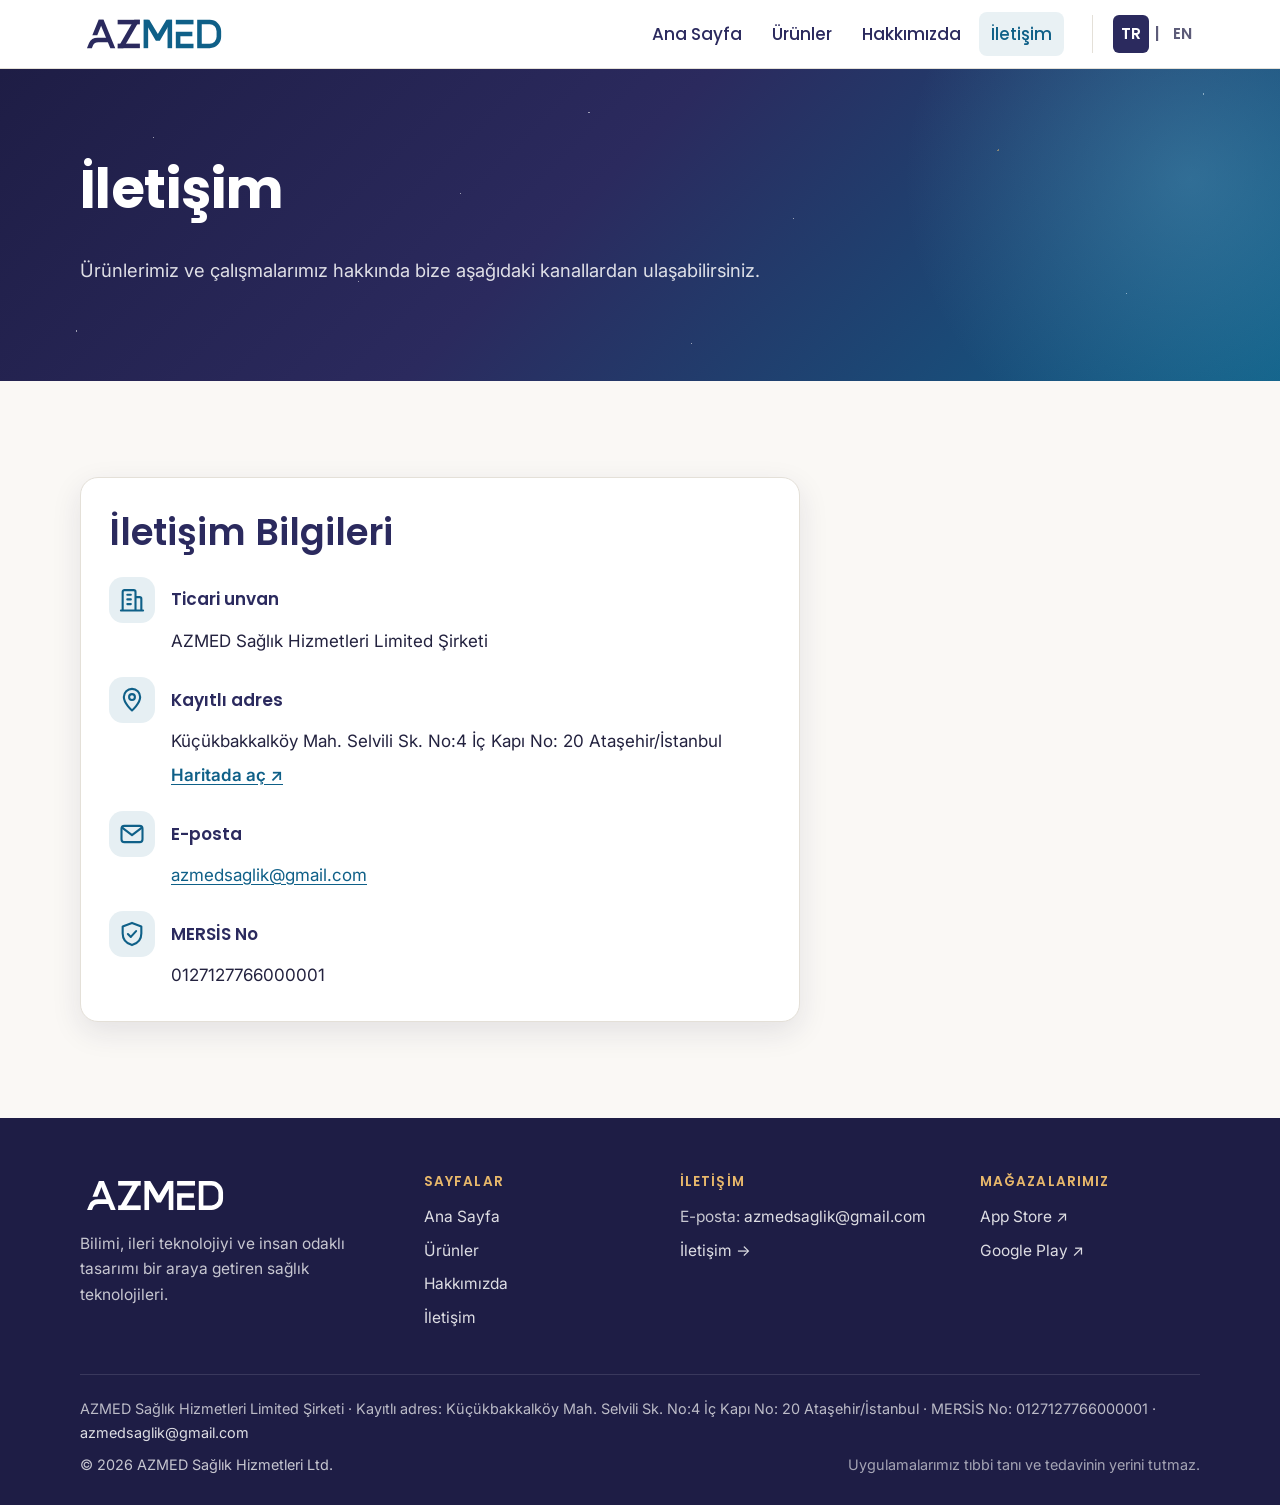
<file: iletisim.html>
<!DOCTYPE html>
<html lang="tr">
<head>
  <meta charset="utf-8">
  <meta name="viewport" content="width=device-width, initial-scale=1">
  <title>İletişim | AZMED Sağlık Hizmetleri</title>
  <meta name="description" content="AZMED Sağlık Hizmetleri Limited Şirketi iletişim bilgileri: ticari unvan, kayıtlı adres, e-posta ve MERSİS No.">
  <link rel="canonical" href="https://azmedsaglik.com/iletisim.html">
  <link rel="alternate" hreflang="tr" href="https://azmedsaglik.com/iletisim.html">
  <link rel="alternate" hreflang="en" href="https://azmedsaglik.com/en/contact.html">
  <link rel="alternate" hreflang="x-default" href="https://azmedsaglik.com/iletisim.html">
  <meta property="og:type" content="website">
  <meta property="og:site_name" content="AZMED Sağlık Hizmetleri">
  <meta property="og:title" content="İletişim | AZMED Sağlık Hizmetleri">
  <meta property="og:description" content="AZMED Sağlık Hizmetleri Limited Şirketi iletişim bilgileri: ticari unvan, kayıtlı adres, e-posta ve MERSİS No.">
  <meta property="og:url" content="https://azmedsaglik.com/iletisim.html">
  <meta property="og:image" content="https://azmedsaglik.com/assets/img/og-image.png">
  <meta property="og:image:width" content="1200">
  <meta property="og:image:height" content="630">
  <meta property="og:locale" content="tr_TR">
  <meta property="og:locale:alternate" content="en_US">
  <meta name="twitter:card" content="summary_large_image">
  <meta name="theme-color" content="#2B2A5E">
  <link rel="icon" href="/assets/img/favicon.svg" type="image/svg+xml">
  <link rel="icon" href="/favicon.ico" sizes="32x32">
  <link rel="apple-touch-icon" href="/assets/img/apple-touch-icon.png">
  <link rel="preconnect" href="https://fonts.googleapis.com">
  <link rel="preconnect" href="https://fonts.gstatic.com" crossorigin>
  <link rel="stylesheet" href="https://fonts.googleapis.com/css2?family=Inter:wght@400;500;600&amp;family=Poppins:wght@500;600;700&amp;display=swap">
  <link rel="stylesheet" href="/assets/css/style.css?v=1">
</head>
<body>
  <a class="skip-link" href="#main">İçeriğe geç</a>
  <header class="site-header">
    <div class="container header-inner">
      <a class="brand" href="/"><img src="/assets/img/brand/azmed-logo-renkli.svg" alt="AZMED Sağlık Hizmetleri — Ana Sayfa" width="148" height="42"></a>
      <button class="nav-toggle" type="button" aria-expanded="false" aria-controls="site-nav" aria-label="Menüyü aç" data-label-open="Menüyü aç" data-label-close="Menüyü kapat">
        <span></span><span></span><span></span>
      </button>
      <nav id="site-nav" class="site-nav" aria-label="Ana menü">
        <ul>
        <li><a href="/">Ana Sayfa</a></li>
        <li><a href="/urunler.html">Ürünler</a></li>
        <li><a href="/hakkimizda.html">Hakkımızda</a></li>
        <li><a href="/iletisim.html" aria-current="page">İletişim</a></li>
        </ul>
        <div class="lang-switch" role="group" aria-label="Dil seçimi">
          <a href="/iletisim.html" lang="tr" hreflang="tr" aria-current="true">TR</a>
          <span aria-hidden="true">|</span>
          <a href="/en/contact.html" lang="en" hreflang="en">EN</a>
        </div>
      </nav>
    </div>
  </header>
  <main id="main">
    <section class="night page-hero">
      <div class="container">
        <h1>İletişim</h1>
        <p class="lede">Ürünlerimiz ve çalışmalarımız hakkında bize aşağıdaki kanallardan ulaşabilirsiniz.</p>
      </div>
    </section>

    <section class="section" aria-labelledby="details">
      <div class="container">
        <div class="contact-card">
          <h2 id="details">İletişim Bilgileri</h2>
          <dl class="contact-list">
            <div><dt><span class="icon-badge"><svg viewBox="0 0 24 24" fill="none" stroke="currentColor" stroke-width="1.8" stroke-linecap="round" stroke-linejoin="round" aria-hidden="true"><path d="M4 21V5a1.5 1.5 0 0 1 1.5-1.5h8A1.5 1.5 0 0 1 15 5v16M15 9.5h3.5A1.5 1.5 0 0 1 20 11v10M2.5 21h19"/><path d="M8 7.5h3M8 11.5h3M8 15.5h3"/></svg></span>Ticari unvan</dt><dd lang="tr">AZMED Sağlık Hizmetleri Limited Şirketi</dd></div>
            <div><dt><span class="icon-badge"><svg viewBox="0 0 24 24" fill="none" stroke="currentColor" stroke-width="1.8" stroke-linecap="round" stroke-linejoin="round" aria-hidden="true"><path d="M12 21s-7-6.2-7-11.5a7 7 0 0 1 14 0C19 14.8 12 21 12 21z"/><circle cx="12" cy="9.5" r="2.5"/></svg></span>Kayıtlı adres</dt><dd><span lang="tr">Küçükbakkalköy Mah. Selvili Sk. No:4 İç Kapı No: 20 Ataşehir/İstanbul</span><br><a class="map-link" href="https://www.google.com/maps/search/?api=1&amp;query=K%C3%BC%C3%A7%C3%BCkbakkalk%C3%B6y%20Mah.%20Selvili%20Sk.%20No%3A4%20Ata%C5%9Fehir%20%C4%B0stanbul" target="_blank" rel="noopener noreferrer">Haritada aç ↗</a></dd></div>
            <div><dt><span class="icon-badge"><svg viewBox="0 0 24 24" fill="none" stroke="currentColor" stroke-width="1.8" stroke-linecap="round" stroke-linejoin="round" aria-hidden="true"><rect x="3" y="5" width="18" height="14" rx="2.5"/><path d="M3.5 6.5l8.5 6.5 8.5-6.5"/></svg></span>E-posta</dt><dd><a href="mailto:azmedsaglik@gmail.com">azmedsaglik@gmail.com</a></dd></div>
            <div><dt><span class="icon-badge"><svg viewBox="0 0 24 24" fill="none" stroke="currentColor" stroke-width="1.8" stroke-linecap="round" stroke-linejoin="round" aria-hidden="true"><path d="M12 2.5l8 3v6c0 5-3.5 8.6-8 10-4.5-1.4-8-5-8-10v-6z"/><path d="M8.5 12l2.5 2.5 4.5-5"/></svg></span>MERSİS No</dt><dd>0127127766000001</dd></div>
          </dl>
        </div>
      </div>
    </section>
  </main>
  <footer class="site-footer">
    <div class="container">
      <div class="footer-grid">
        <div class="footer-brand">
          <a href="/"><img src="/assets/img/brand/azmed-logo-beyaz.svg" alt="AZMED Sağlık Hizmetleri — Ana Sayfa" width="150" height="43" loading="lazy"></a>
          <p>Bilimi, ileri teknolojiyi ve insan odaklı tasarımı bir araya getiren sağlık teknolojileri.</p>
        </div>
        <nav aria-label="Sayfalar">
          <h2>Sayfalar</h2>
          <ul class="footer-links">
            <li><a href="/">Ana Sayfa</a></li>
            <li><a href="/urunler.html">Ürünler</a></li>
            <li><a href="/hakkimizda.html">Hakkımızda</a></li>
            <li><a href="/iletisim.html">İletişim</a></li>
          </ul>
        </nav>
        <div>
          <h2>İletişim</h2>
          <address class="footer-contact">
            <span>E-posta: <a href="mailto:azmedsaglik@gmail.com">azmedsaglik@gmail.com</a></span>
            <a href="/iletisim.html">İletişim →</a>
          </address>
        </div>
        <div>
          <h2>Mağazalarımız</h2>
          <ul class="footer-links">
            <li><a href="https://apps.apple.com/tr/developer/azmed-sa%C4%9Fl%C4%B1k-hizmetleri-ltd/id6791548342" target="_blank" rel="noopener" aria-label="AZMED uygulamaları App Store'da (yeni sekmede açılır)">App Store ↗</a></li>
            <li><a href="https://play.google.com/store/apps/developer?id=AZMED+TEKNOLOJI" target="_blank" rel="noopener" aria-label="AZMED uygulamaları Google Play'de (yeni sekmede açılır)">Google Play ↗</a></li>
          </ul>
        </div>
      </div>
      <div class="footer-bottom">
        <p class="legal"><span lang="tr">AZMED Sağlık Hizmetleri Limited Şirketi</span> · Kayıtlı adres: <span lang="tr">Küçükbakkalköy Mah. Selvili Sk. No:4 İç Kapı No: 20 Ataşehir/İstanbul</span> · MERSİS No: 0127127766000001 · <a href="mailto:azmedsaglik@gmail.com">azmedsaglik@gmail.com</a></p>
        <p>© 2026 AZMED Sağlık Hizmetleri Ltd.</p>
        <p class="disclaimer">Uygulamalarımız tıbbi tanı ve tedavinin yerini tutmaz.</p>
      </div>
    </div>
  </footer>
  <script src="/assets/js/main.js?v=1" defer></script>
</body>
</html>
</file>
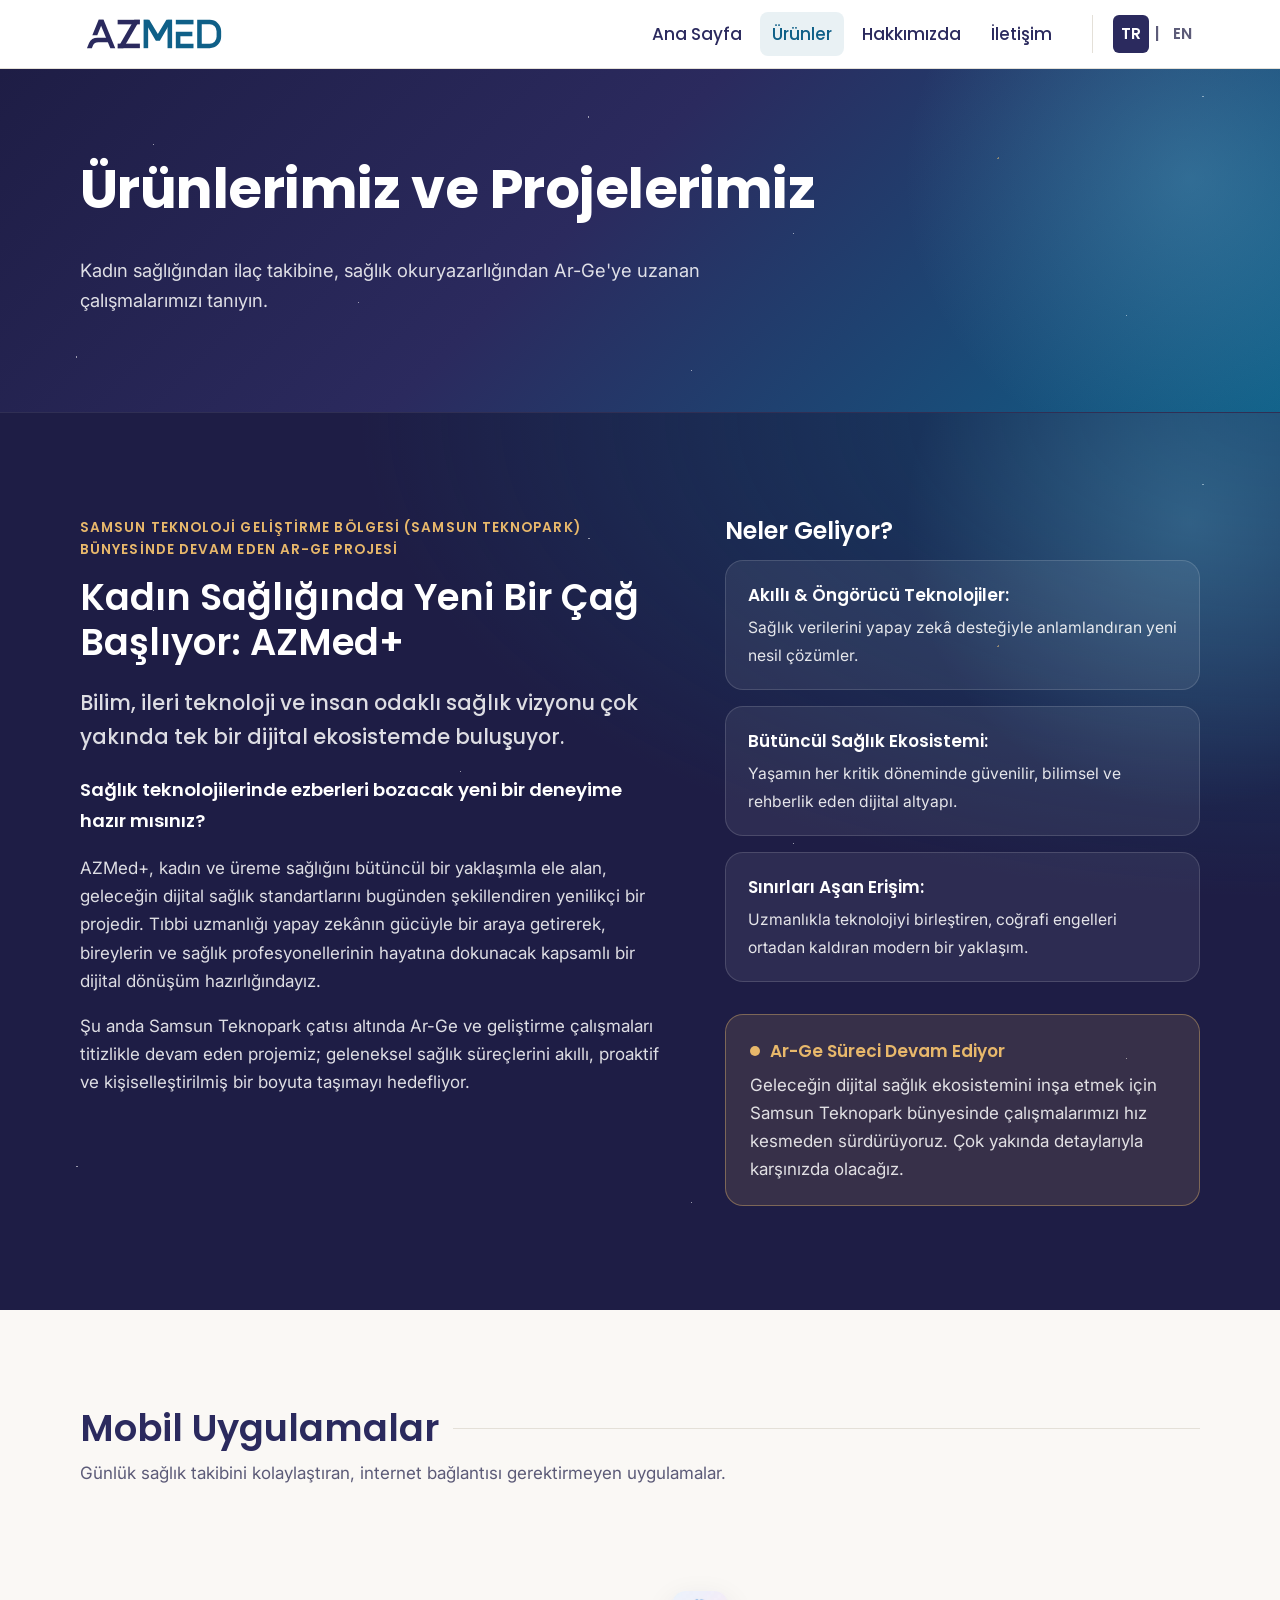
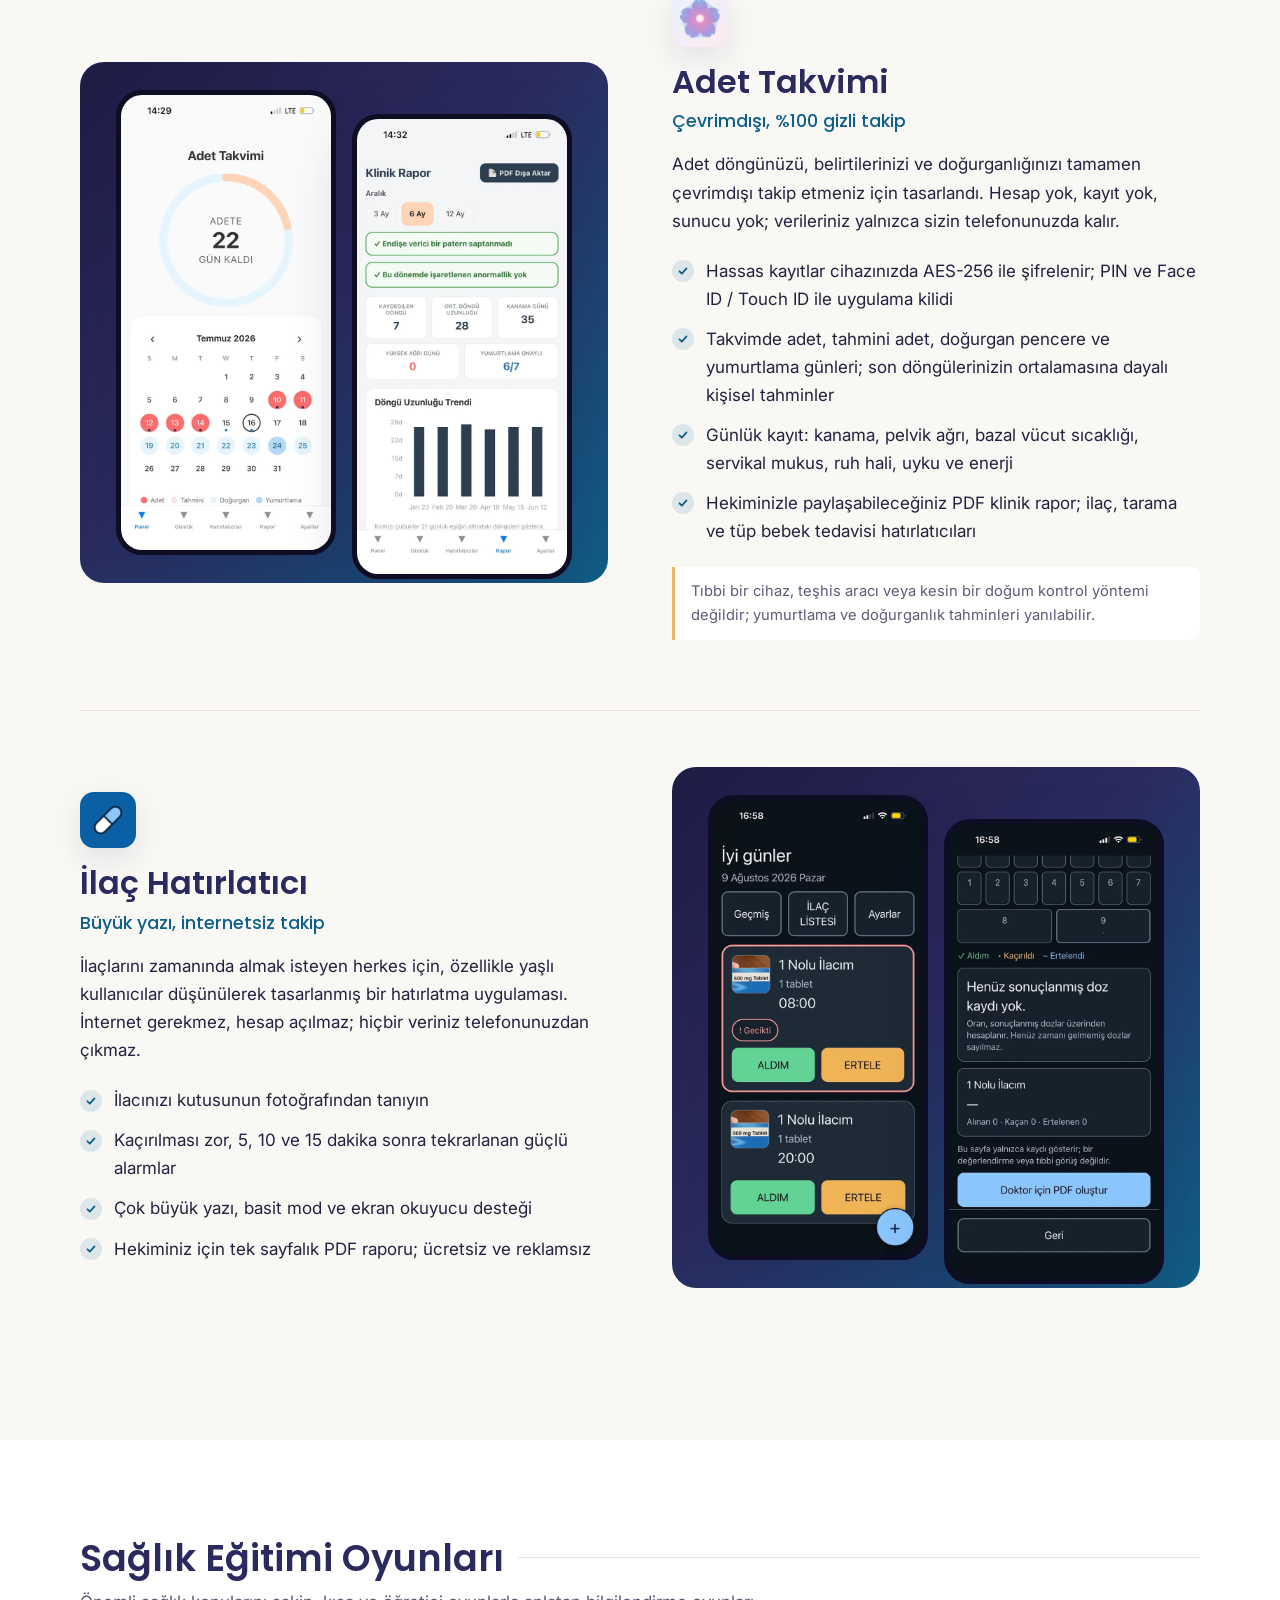
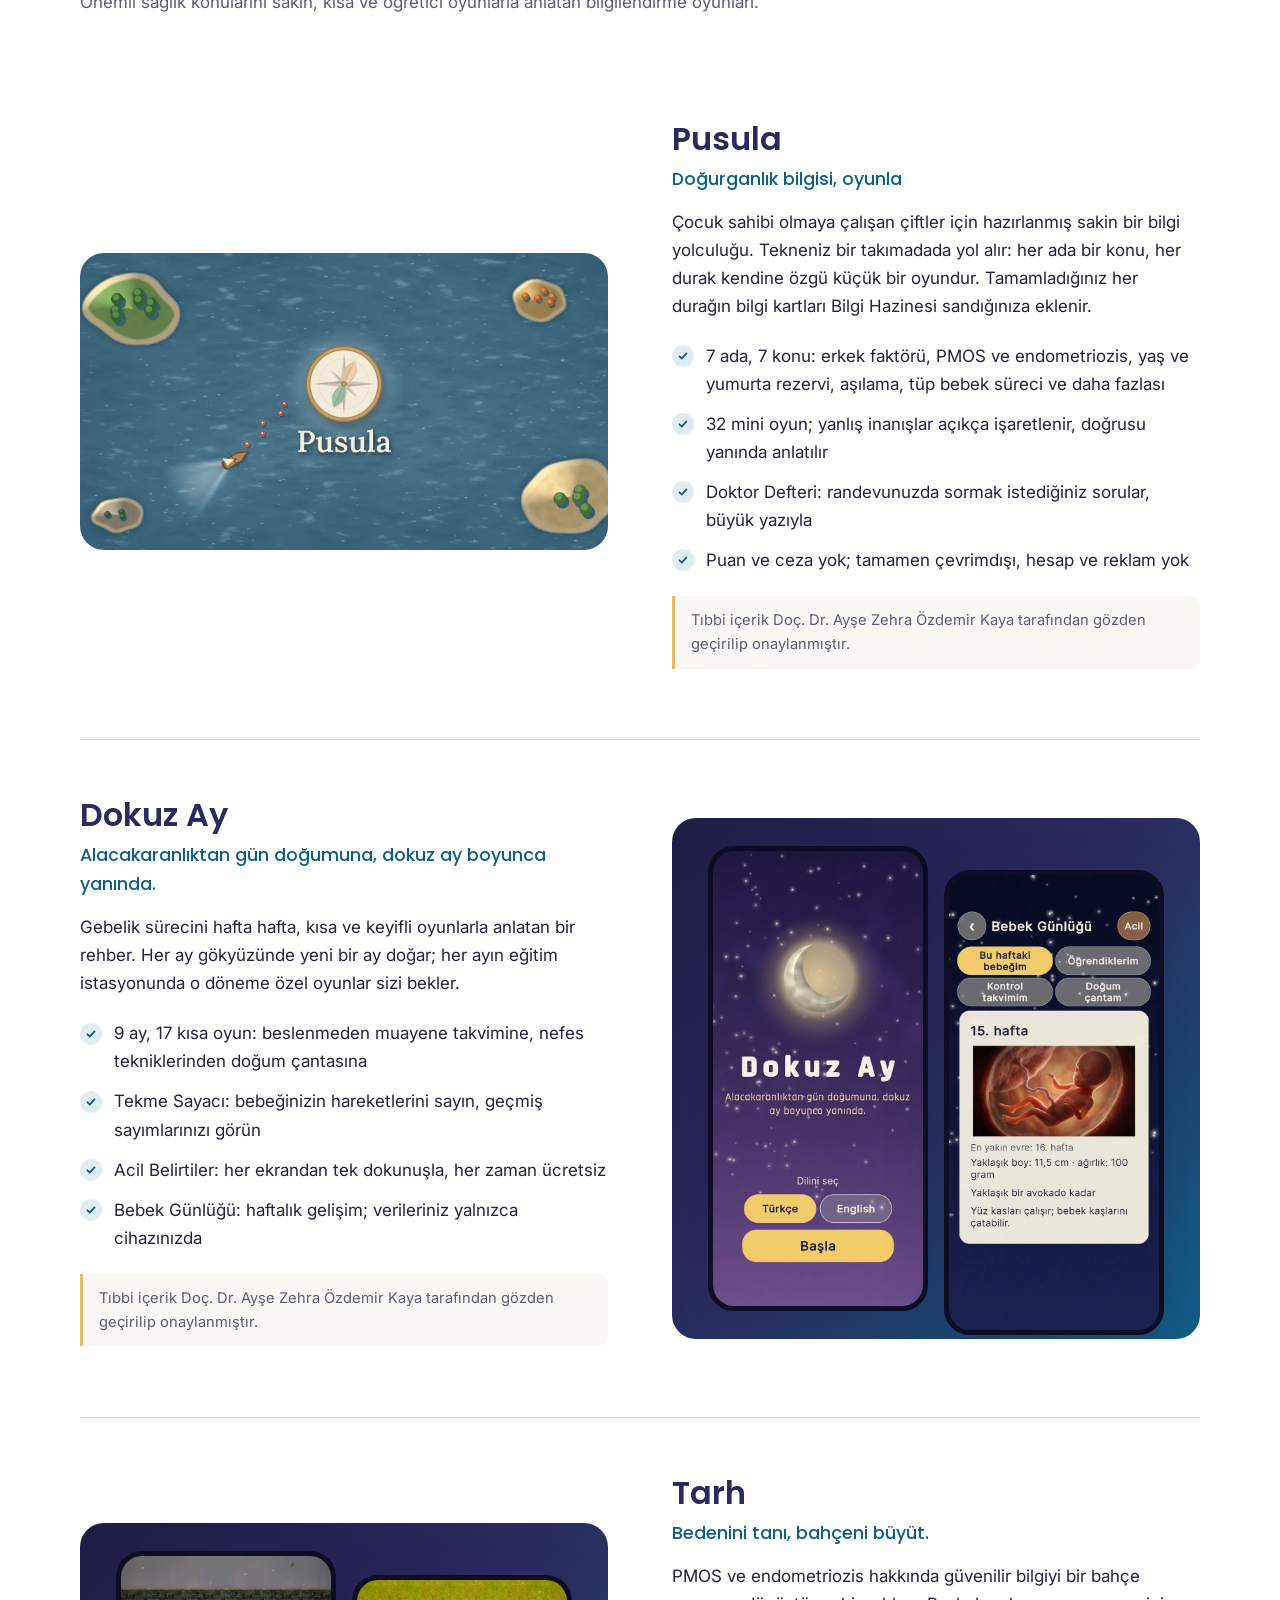
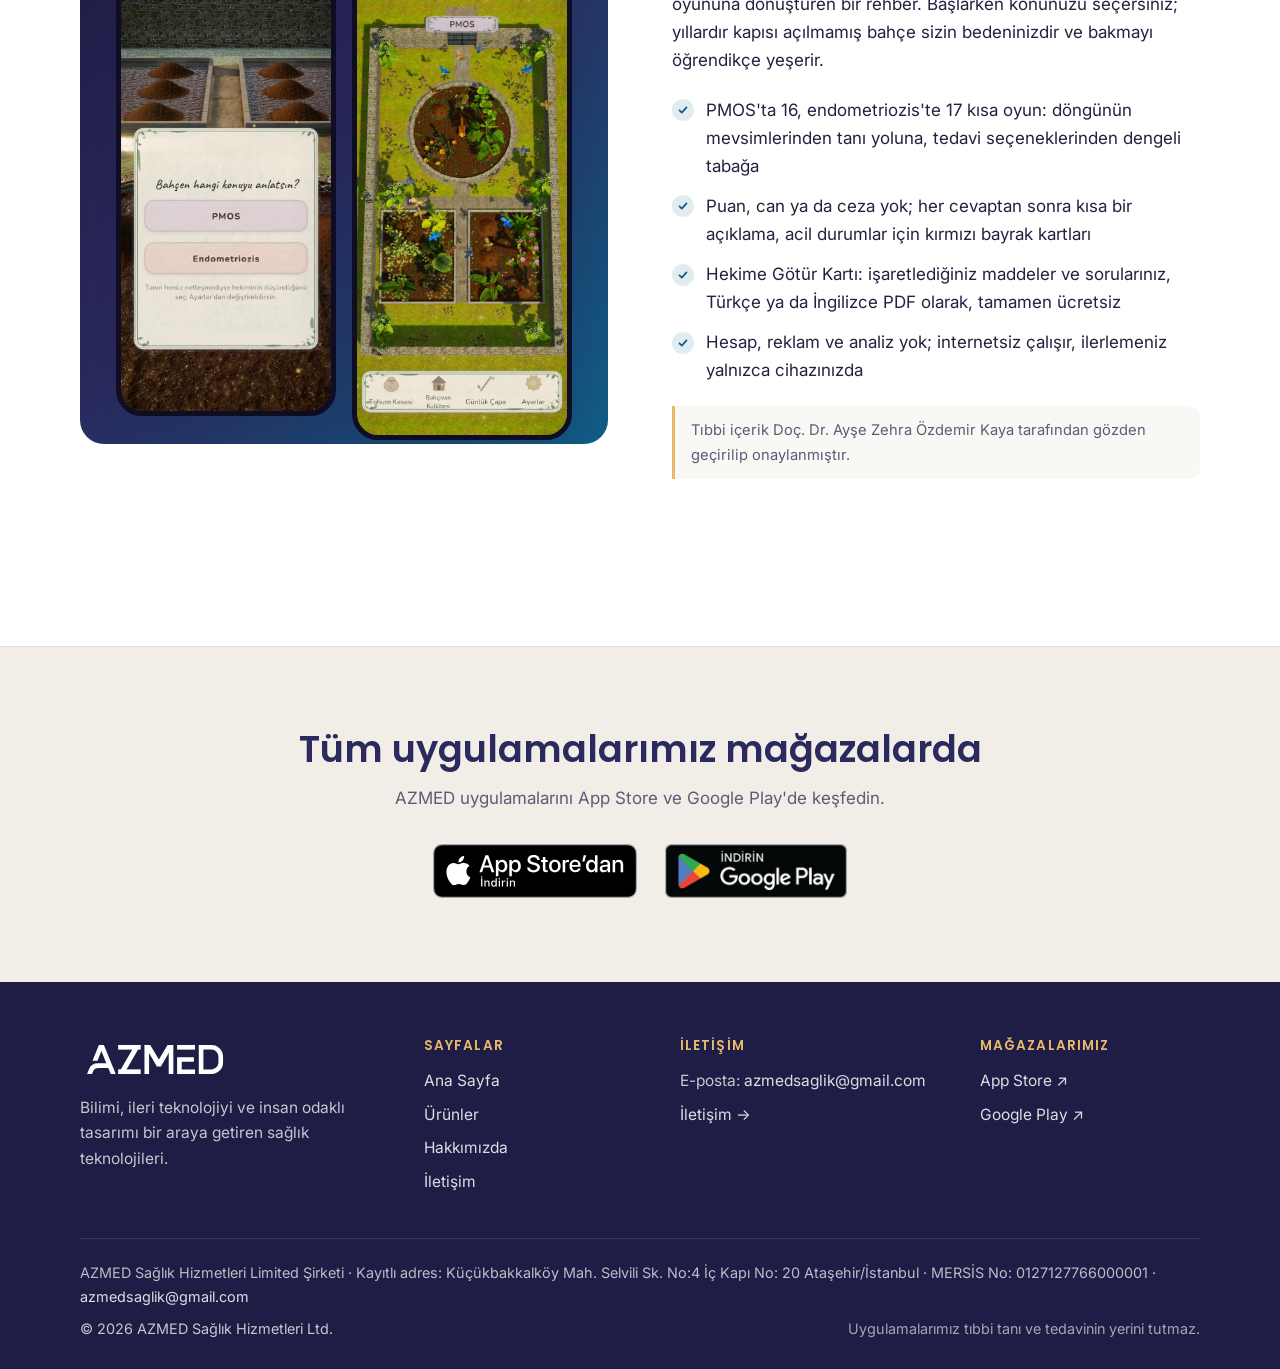
<file: urunler.html>
<!DOCTYPE html>
<html lang="tr">
<head>
  <meta charset="utf-8">
  <meta name="viewport" content="width=device-width, initial-scale=1">
  <title>Ürünlerimiz ve Projelerimiz | AZMED Sağlık</title>
  <meta name="description" content="AZMed+ Ar-Ge projesi, Adet Takvimi, İlaç Hatırlatıcı, Pusula ve Dokuz Ay: AZMED Sağlık'ın mobil uygulamaları ve sağlık eğitimi oyunları.">
  <link rel="canonical" href="https://azmedsaglik.com/urunler.html">
  <link rel="alternate" hreflang="tr" href="https://azmedsaglik.com/urunler.html">
  <link rel="alternate" hreflang="en" href="https://azmedsaglik.com/en/products.html">
  <link rel="alternate" hreflang="x-default" href="https://azmedsaglik.com/urunler.html">
  <meta property="og:type" content="website">
  <meta property="og:site_name" content="AZMED Sağlık Hizmetleri">
  <meta property="og:title" content="Ürünlerimiz ve Projelerimiz | AZMED Sağlık">
  <meta property="og:description" content="AZMed+ Ar-Ge projesi, Adet Takvimi, İlaç Hatırlatıcı, Pusula ve Dokuz Ay: AZMED Sağlık'ın mobil uygulamaları ve sağlık eğitimi oyunları.">
  <meta property="og:url" content="https://azmedsaglik.com/urunler.html">
  <meta property="og:image" content="https://azmedsaglik.com/assets/img/og-image.png">
  <meta property="og:image:width" content="1200">
  <meta property="og:image:height" content="630">
  <meta property="og:locale" content="tr_TR">
  <meta property="og:locale:alternate" content="en_US">
  <meta name="twitter:card" content="summary_large_image">
  <meta name="theme-color" content="#2B2A5E">
  <link rel="icon" href="/assets/img/favicon.svg" type="image/svg+xml">
  <link rel="icon" href="/favicon.ico" sizes="32x32">
  <link rel="apple-touch-icon" href="/assets/img/apple-touch-icon.png">
  <link rel="preconnect" href="https://fonts.googleapis.com">
  <link rel="preconnect" href="https://fonts.gstatic.com" crossorigin>
  <link rel="stylesheet" href="https://fonts.googleapis.com/css2?family=Inter:wght@400;500;600&amp;family=Poppins:wght@500;600;700&amp;display=swap">
  <link rel="stylesheet" href="/assets/css/style.css?v=1">
</head>
<body>
  <a class="skip-link" href="#main">İçeriğe geç</a>
  <header class="site-header">
    <div class="container header-inner">
      <a class="brand" href="/"><img src="/assets/img/brand/azmed-logo-renkli.svg" alt="AZMED Sağlık Hizmetleri — Ana Sayfa" width="148" height="42"></a>
      <button class="nav-toggle" type="button" aria-expanded="false" aria-controls="site-nav" aria-label="Menüyü aç" data-label-open="Menüyü aç" data-label-close="Menüyü kapat">
        <span></span><span></span><span></span>
      </button>
      <nav id="site-nav" class="site-nav" aria-label="Ana menü">
        <ul>
        <li><a href="/">Ana Sayfa</a></li>
        <li><a href="/urunler.html" aria-current="page">Ürünler</a></li>
        <li><a href="/hakkimizda.html">Hakkımızda</a></li>
        <li><a href="/iletisim.html">İletişim</a></li>
        </ul>
        <div class="lang-switch" role="group" aria-label="Dil seçimi">
          <a href="/urunler.html" lang="tr" hreflang="tr" aria-current="true">TR</a>
          <span aria-hidden="true">|</span>
          <a href="/en/products.html" lang="en" hreflang="en">EN</a>
        </div>
      </nav>
    </div>
  </header>
  <main id="main">
    <section class="night page-hero">
      <div class="container">
        <h1>Ürünlerimiz ve Projelerimiz</h1>
        <p class="lede">Kadın sağlığından ilaç takibine, sağlık okuryazarlığından Ar-Ge'ye uzanan çalışmalarımızı tanıyın.</p>
      </div>
    </section>

    <section class="night featured" id="azmed-plus" aria-labelledby="azmedplus-t">
      <div class="container featured-inner">
        <div class="body">
          <span class="eyebrow">Samsun Teknoloji Geliştirme Bölgesi (Samsun Teknopark) Bünyesinde Devam Eden Ar-Ge Projesi</span>
          <h2 id="azmedplus-t">Kadın Sağlığında Yeni Bir Çağ Başlıyor: AZMed+</h2>
          <p class="slogan">Bilim, ileri teknoloji ve insan odaklı sağlık vizyonu çok yakında tek bir dijital ekosistemde buluşuyor.</p>
          <p class="question">Sağlık teknolojilerinde ezberleri bozacak yeni bir deneyime hazır mısınız?</p>
            <p>AZMed+, kadın ve üreme sağlığını bütüncül bir yaklaşımla ele alan, geleceğin dijital sağlık standartlarını bugünden şekillendiren yenilikçi bir projedir. Tıbbi uzmanlığı yapay zekânın gücüyle bir araya getirerek, bireylerin ve sağlık profesyonellerinin hayatına dokunacak kapsamlı bir dijital dönüşüm hazırlığındayız.</p>
            <p>Şu anda Samsun Teknopark çatısı altında Ar-Ge ve geliştirme çalışmaları titizlikle devam eden projemiz; geleneksel sağlık süreçlerini akıllı, proaktif ve kişiselleştirilmiş bir boyuta taşımayı hedefliyor.</p>
        </div>
        <div class="featured-side">
          <h3>Neler Geliyor?</h3>
          <ul class="coming">
            <li><strong>Akıllı &amp; Öngörücü Teknolojiler:</strong> <span>Sağlık verilerini yapay zekâ desteğiyle anlamlandıran yeni nesil çözümler.</span></li>
            <li><strong>Bütüncül Sağlık Ekosistemi:</strong> <span>Yaşamın her kritik döneminde güvenilir, bilimsel ve rehberlik eden dijital altyapı.</span></li>
            <li><strong>Sınırları Aşan Erişim:</strong> <span>Uzmanlıkla teknolojiyi birleştiren, coğrafi engelleri ortadan kaldıran modern bir yaklaşım.</span></li>
          </ul>
          <div class="status-box">
            <p class="status-label">Ar-Ge Süreci Devam Ediyor</p>
            <p>Geleceğin dijital sağlık ekosistemini inşa etmek için Samsun Teknopark bünyesinde çalışmalarımızı hız kesmeden sürdürüyoruz. Çok yakında detaylarıyla karşınızda olacağız.</p>
          </div>
        </div>
      </div>
    </section>

    <section class="section" aria-labelledby="g-apps">
      <div class="container">
        <h2 class="group-title" id="g-apps">Mobil Uygulamalar</h2>
        <p class="group-lede">Günlük sağlık takibini kolaylaştıran, internet bağlantısı gerektirmeyen uygulamalar.</p>
        <article class="product" id="adet-takvimi" aria-labelledby="adet-takvimi-t">
          <div class="product-media">
            <div class="phone"><img src="/assets/img/adettakvimi/tr-1.webp" alt="Adet Takvimi ana ekranı: adete kalan gün halkası ve adet, doğurgan ve yumurtlama günlerinin işaretli olduğu takvim" width="600" height="1299" loading="lazy" decoding="async"></div>
            <div class="phone"><img src="/assets/img/adettakvimi/tr-2.webp" alt="Adet Takvimi klinik rapor ekranı: döngü istatistikleri ve döngü uzunluğu grafiği" width="600" height="1299" loading="lazy" decoding="async"></div>
          </div>
          <div class="product-text">
            <img class="app-icon" src="/assets/img/adettakvimi/icon.webp" alt="Adet Takvimi uygulama simgesi" width="56" height="56" loading="lazy" decoding="async">
            <h3 id="adet-takvimi-t">Adet Takvimi</h3>
            <p class="slogan">Çevrimdışı, %100 gizli takip</p>
            <p>Adet döngünüzü, belirtilerinizi ve doğurganlığınızı tamamen çevrimdışı takip etmeniz için tasarlandı. Hesap yok, kayıt yok, sunucu yok; verileriniz yalnızca sizin telefonunuzda kalır.</p>
            <ul class="features">
              <li>Hassas kayıtlar cihazınızda AES-256 ile şifrelenir; PIN ve Face ID / Touch ID ile uygulama kilidi</li>
              <li>Takvimde adet, tahmini adet, doğurgan pencere ve yumurtlama günleri; son döngülerinizin ortalamasına dayalı kişisel tahminler</li>
              <li>Günlük kayıt: kanama, pelvik ağrı, bazal vücut sıcaklığı, servikal mukus, ruh hali, uyku ve enerji</li>
              <li>Hekiminizle paylaşabileceğiniz PDF klinik rapor; ilaç, tarama ve tüp bebek tedavisi hatırlatıcıları</li>
            </ul>
            <p class="product-note">Tıbbi bir cihaz, teşhis aracı veya kesin bir doğum kontrol yöntemi değildir; yumurtlama ve doğurganlık tahminleri yanılabilir.</p>
          </div>
        </article>
        <article class="product reverse" id="ilac-hatirlatici" aria-labelledby="ilac-hatirlatici-t">
          <div class="product-media">
            <div class="phone"><img src="/assets/img/ilachatirlatici/tr-1.webp" alt="İlaç Hatırlatıcı ana ekranı: günün ilaçları ve Aldım / Ertele düğmeleri" width="600" height="1298" loading="lazy" decoding="async"></div>
            <div class="phone"><img src="/assets/img/ilachatirlatici/tr-2.webp" alt="İlaç Hatırlatıcı rapor ekranı: hekim için PDF oluşturma düğmesi" width="600" height="1298" loading="lazy" decoding="async"></div>
          </div>
          <div class="product-text">
            <img class="app-icon" src="/assets/img/ilachatirlatici/icon.webp" alt="İlaç Hatırlatıcı uygulama simgesi" width="56" height="56" loading="lazy" decoding="async">
            <h3 id="ilac-hatirlatici-t">İlaç Hatırlatıcı</h3>
            <p class="slogan">Büyük yazı, internetsiz takip</p>
            <p>İlaçlarını zamanında almak isteyen herkes için, özellikle yaşlı kullanıcılar düşünülerek tasarlanmış bir hatırlatma uygulaması. İnternet gerekmez, hesap açılmaz; hiçbir veriniz telefonunuzdan çıkmaz.</p>
            <ul class="features">
              <li>İlacınızı kutusunun fotoğrafından tanıyın</li>
              <li>Kaçırılması zor, 5, 10 ve 15 dakika sonra tekrarlanan güçlü alarmlar</li>
              <li>Çok büyük yazı, basit mod ve ekran okuyucu desteği</li>
              <li>Hekiminiz için tek sayfalık PDF raporu; ücretsiz ve reklamsız</li>
            </ul>
          </div>
        </article>
      </div>
    </section>
    <section class="section section-alt" aria-labelledby="g-games">
      <div class="container">
        <h2 class="group-title" id="g-games">Sağlık Eğitimi Oyunları</h2>
        <p class="group-lede">Önemli sağlık konularını sakin, kısa ve öğretici oyunlarla anlatan bilgilendirme oyunları.</p>
        <article class="product" id="pusula" aria-labelledby="pusula-t">
          <div class="product-media media-key">
            <img class="key" src="/assets/img/pusula/key.webp" alt="Pusula: denizde adalar arasında ilerleyen tekne ve pusula logosu" width="1600" height="900" loading="lazy" decoding="async">
          </div>
          <div class="product-text">
            <h3 id="pusula-t">Pusula</h3>
            <p class="slogan">Doğurganlık bilgisi, oyunla</p>
            <p>Çocuk sahibi olmaya çalışan çiftler için hazırlanmış sakin bir bilgi yolculuğu. Tekneniz bir takımadada yol alır: her ada bir konu, her durak kendine özgü küçük bir oyundur. Tamamladığınız her durağın bilgi kartları Bilgi Hazinesi sandığınıza eklenir.</p>
            <ul class="features">
              <li>7 ada, 7 konu: erkek faktörü, PMOS ve endometriozis, yaş ve yumurta rezervi, aşılama, tüp bebek süreci ve daha fazlası</li>
              <li>32 mini oyun; yanlış inanışlar açıkça işaretlenir, doğrusu yanında anlatılır</li>
              <li>Doktor Defteri: randevunuzda sormak istediğiniz sorular, büyük yazıyla</li>
              <li>Puan ve ceza yok; tamamen çevrimdışı, hesap ve reklam yok</li>
            </ul>
            <p class="product-note">Tıbbi içerik Doç. Dr. Ayşe Zehra Özdemir Kaya tarafından gözden geçirilip onaylanmıştır.</p>
          </div>
        </article>
        <article class="product reverse" id="dokuz-ay" aria-labelledby="dokuz-ay-t">
          <div class="product-media">
            <div class="phone"><img src="/assets/img/dokuzay/tr-1.webp" alt="Dokuz Ay açılış ekranı: gece gökyüzünde ay ve dil seçimi" width="600" height="1301" loading="lazy" decoding="async"></div>
            <div class="phone"><img src="/assets/img/dokuzay/tr-2.webp" alt="Dokuz Ay Bebek Günlüğü: 15. hafta bebek gelişimi" width="600" height="1301" loading="lazy" decoding="async"></div>
          </div>
          <div class="product-text">
            <h3 id="dokuz-ay-t">Dokuz Ay</h3>
            <p class="slogan">Alacakaranlıktan gün doğumuna, dokuz ay boyunca yanında.</p>
            <p>Gebelik sürecini hafta hafta, kısa ve keyifli oyunlarla anlatan bir rehber. Her ay gökyüzünde yeni bir ay doğar; her ayın eğitim istasyonunda o döneme özel oyunlar sizi bekler.</p>
            <ul class="features">
              <li>9 ay, 17 kısa oyun: beslenmeden muayene takvimine, nefes tekniklerinden doğum çantasına</li>
              <li>Tekme Sayacı: bebeğinizin hareketlerini sayın, geçmiş sayımlarınızı görün</li>
              <li>Acil Belirtiler: her ekrandan tek dokunuşla, her zaman ücretsiz</li>
              <li>Bebek Günlüğü: haftalık gelişim; verileriniz yalnızca cihazınızda</li>
            </ul>
            <p class="product-note">Tıbbi içerik Doç. Dr. Ayşe Zehra Özdemir Kaya tarafından gözden geçirilip onaylanmıştır.</p>
          </div>
        </article>
        <article class="product" id="tarh" aria-labelledby="tarh-t">
          <div class="product-media">
            <div class="phone"><img src="/assets/img/tarh/tr-1.webp" alt="Tarh konu seçimi ekranı: bahçenin PMOS ya da endometriozis konusunu anlatmasını seçme" width="600" height="1301" loading="lazy" decoding="async"></div>
            <div class="phone"><img src="/assets/img/tarh/tr-2.webp" alt="Tarh bahçe ekranı: oyunlar tamamlandıkça yeşeren duvarlı bahçe" width="600" height="1301" loading="lazy" decoding="async"></div>
          </div>
          <div class="product-text">
            <h3 id="tarh-t">Tarh</h3>
            <p class="slogan">Bedenini tanı, bahçeni büyüt.</p>
            <p>PMOS ve endometriozis hakkında güvenilir bilgiyi bir bahçe oyununa dönüştüren bir rehber. Başlarken konunuzu seçersiniz; yıllardır kapısı açılmamış bahçe sizin bedeninizdir ve bakmayı öğrendikçe yeşerir.</p>
            <ul class="features">
              <li>PMOS'ta 16, endometriozis'te 17 kısa oyun: döngünün mevsimlerinden tanı yoluna, tedavi seçeneklerinden dengeli tabağa</li>
              <li>Puan, can ya da ceza yok; her cevaptan sonra kısa bir açıklama, acil durumlar için kırmızı bayrak kartları</li>
              <li>Hekime Götür Kartı: işaretlediğiniz maddeler ve sorularınız, Türkçe ya da İngilizce PDF olarak, tamamen ücretsiz</li>
              <li>Hesap, reklam ve analiz yok; internetsiz çalışır, ilerlemeniz yalnızca cihazınızda</li>
            </ul>
            <p class="product-note">Tıbbi içerik Doç. Dr. Ayşe Zehra Özdemir Kaya tarafından gözden geçirilip onaylanmıştır.</p>
          </div>
        </article>
      </div>
    </section>

    <section class="store-band" aria-labelledby="stores-t">
      <div class="container">
        <h2 id="stores-t">Tüm uygulamalarımız mağazalarda</h2>
        <p>AZMED uygulamalarını App Store ve Google Play'de keşfedin.</p>
        <div class="store-badges">
          <a href="https://apps.apple.com/tr/developer/azmed-sa%C4%9Fl%C4%B1k-hizmetleri-ltd/id6791548342" target="_blank" rel="noopener" aria-label="AZMED uygulamaları App Store'da (yeni sekmede açılır)"><img src="/assets/img/badges/app-store-tr.svg" alt="App Store'dan İndirin" width="182" height="48" loading="lazy" decoding="async"></a>
          <a href="https://play.google.com/store/apps/developer?id=AZMED+TEKNOLOJI" target="_blank" rel="noopener" aria-label="AZMED uygulamaları Google Play'de (yeni sekmede açılır)"><img src="/assets/img/badges/google-play-tr.png" alt="Google Play'den Alın" width="162" height="48" loading="lazy" decoding="async"></a>
        </div>
      </div>
    </section>
  </main>
  <footer class="site-footer">
    <div class="container">
      <div class="footer-grid">
        <div class="footer-brand">
          <a href="/"><img src="/assets/img/brand/azmed-logo-beyaz.svg" alt="AZMED Sağlık Hizmetleri — Ana Sayfa" width="150" height="43" loading="lazy"></a>
          <p>Bilimi, ileri teknolojiyi ve insan odaklı tasarımı bir araya getiren sağlık teknolojileri.</p>
        </div>
        <nav aria-label="Sayfalar">
          <h2>Sayfalar</h2>
          <ul class="footer-links">
            <li><a href="/">Ana Sayfa</a></li>
            <li><a href="/urunler.html">Ürünler</a></li>
            <li><a href="/hakkimizda.html">Hakkımızda</a></li>
            <li><a href="/iletisim.html">İletişim</a></li>
          </ul>
        </nav>
        <div>
          <h2>İletişim</h2>
          <address class="footer-contact">
            <span>E-posta: <a href="mailto:azmedsaglik@gmail.com">azmedsaglik@gmail.com</a></span>
            <a href="/iletisim.html">İletişim →</a>
          </address>
        </div>
        <div>
          <h2>Mağazalarımız</h2>
          <ul class="footer-links">
            <li><a href="https://apps.apple.com/tr/developer/azmed-sa%C4%9Fl%C4%B1k-hizmetleri-ltd/id6791548342" target="_blank" rel="noopener" aria-label="AZMED uygulamaları App Store'da (yeni sekmede açılır)">App Store ↗</a></li>
            <li><a href="https://play.google.com/store/apps/developer?id=AZMED+TEKNOLOJI" target="_blank" rel="noopener" aria-label="AZMED uygulamaları Google Play'de (yeni sekmede açılır)">Google Play ↗</a></li>
          </ul>
        </div>
      </div>
      <div class="footer-bottom">
        <p class="legal"><span lang="tr">AZMED Sağlık Hizmetleri Limited Şirketi</span> · Kayıtlı adres: <span lang="tr">Küçükbakkalköy Mah. Selvili Sk. No:4 İç Kapı No: 20 Ataşehir/İstanbul</span> · MERSİS No: 0127127766000001 · <a href="mailto:azmedsaglik@gmail.com">azmedsaglik@gmail.com</a></p>
        <p>© 2026 AZMED Sağlık Hizmetleri Ltd.</p>
        <p class="disclaimer">Uygulamalarımız tıbbi tanı ve tedavinin yerini tutmaz.</p>
      </div>
    </div>
  </footer>
  <script src="/assets/js/main.js?v=1" defer></script>
</body>
</html>
</file>
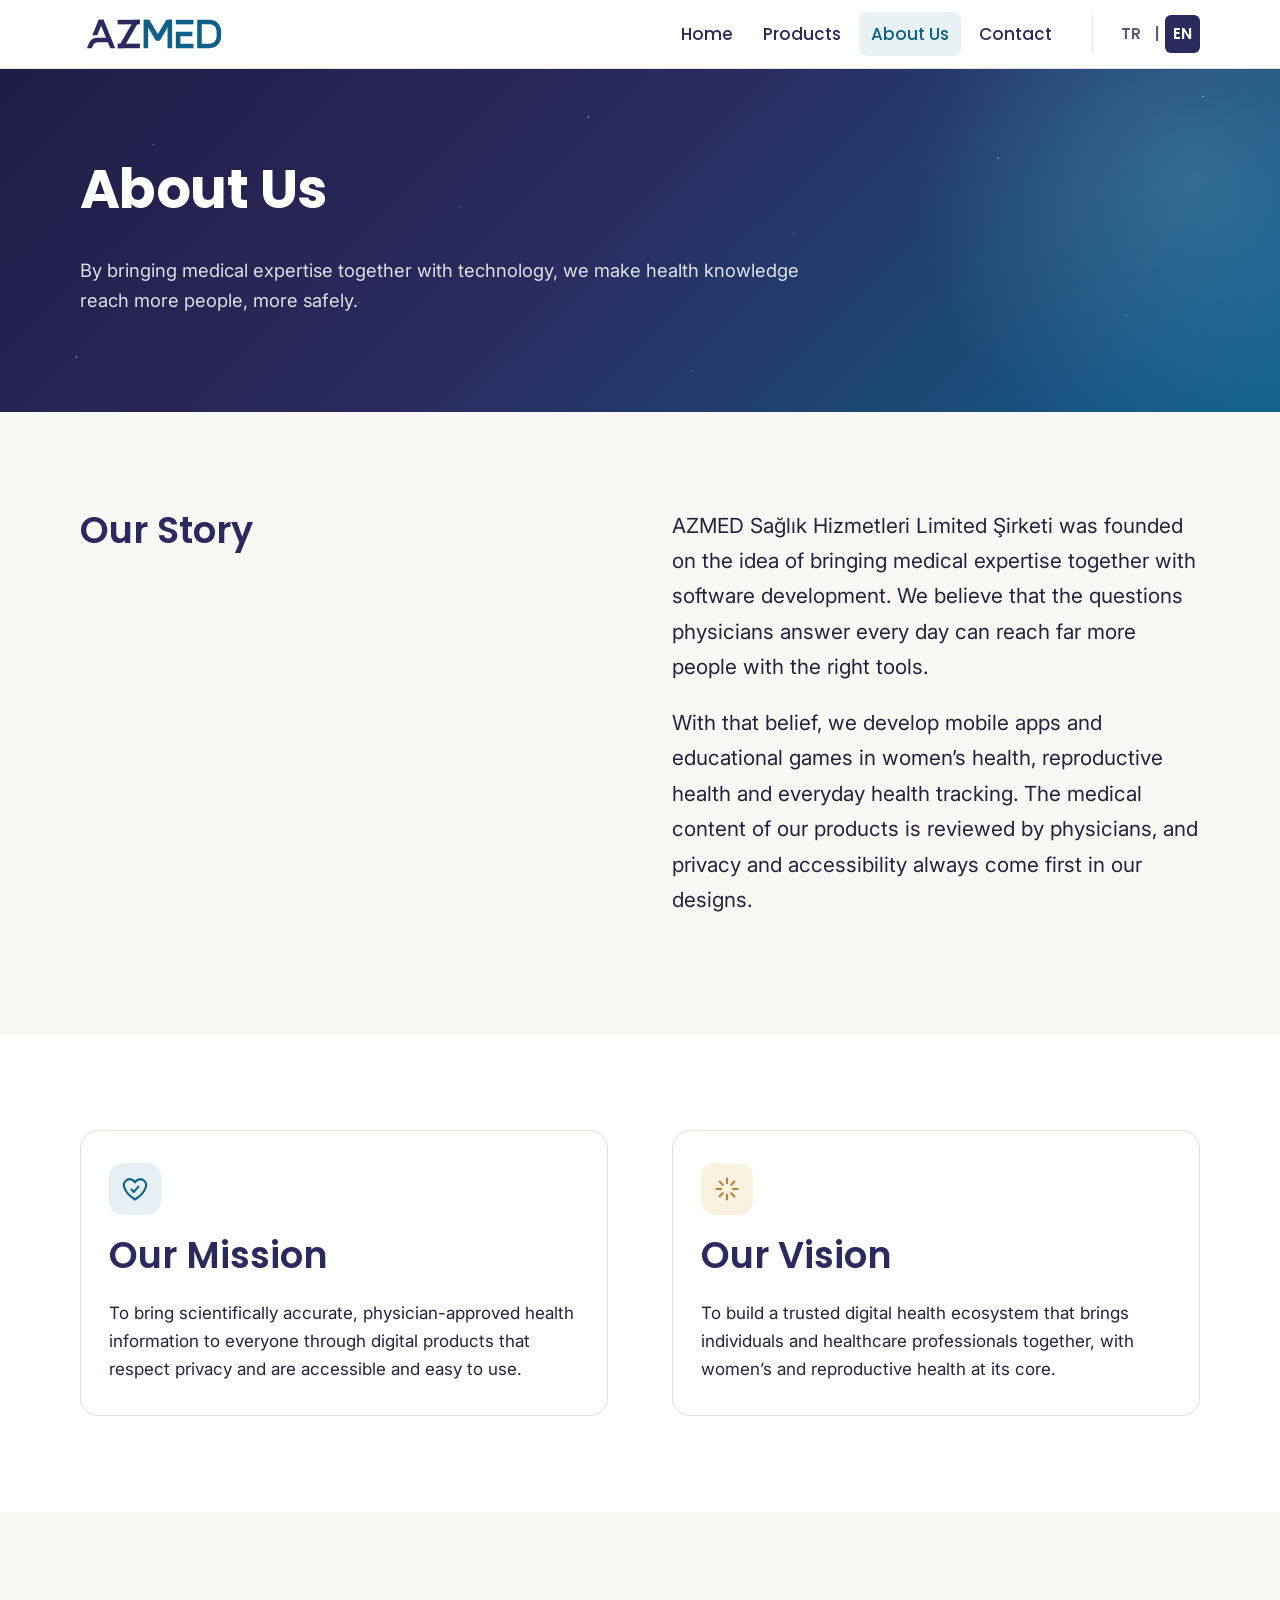
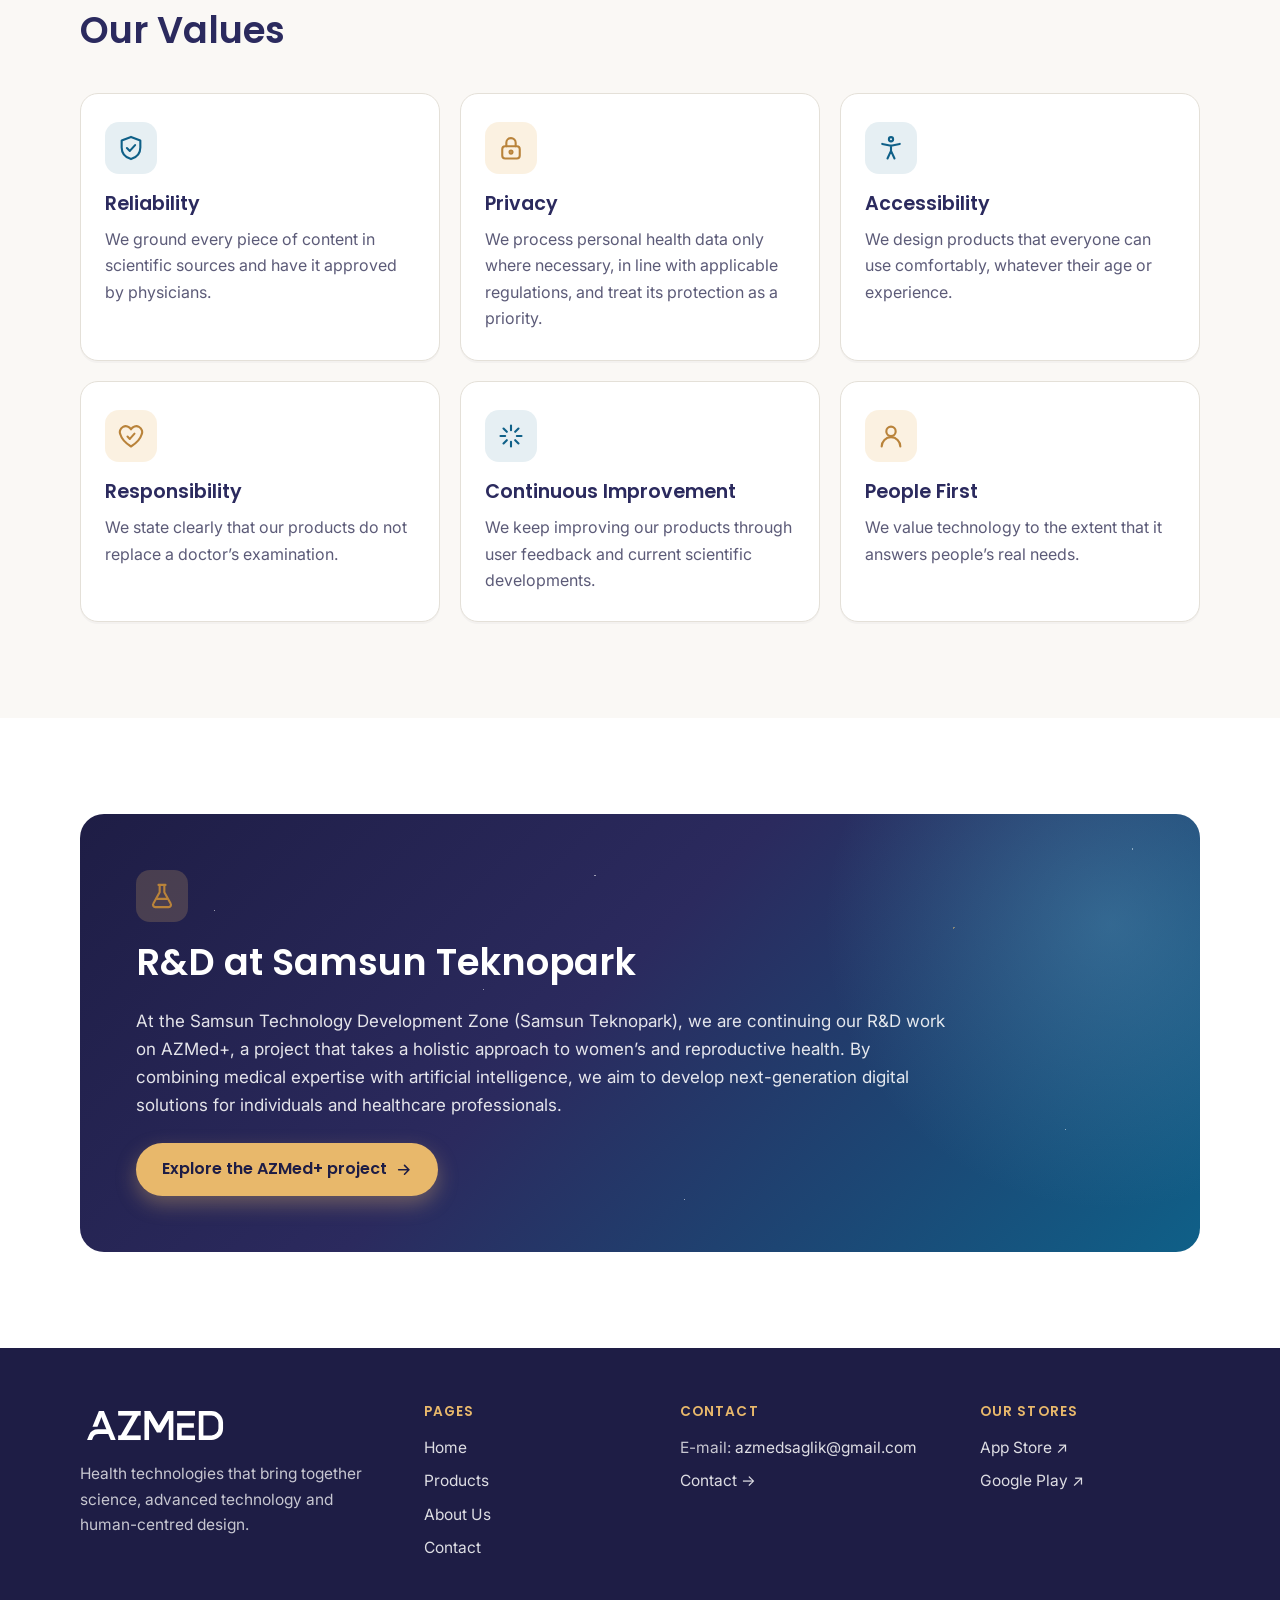
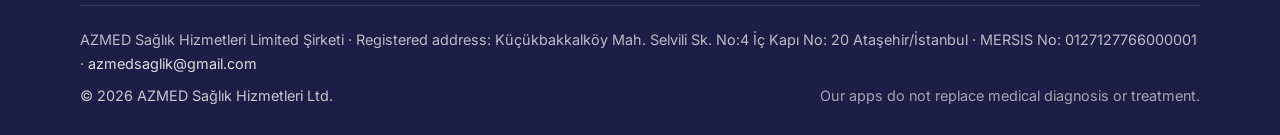
<file: en/about.html>
<!DOCTYPE html>
<html lang="en">
<head>
  <meta charset="utf-8">
  <meta name="viewport" content="width=device-width, initial-scale=1">
  <title>About Us | AZMED Health Services</title>
  <meta name="description" content="The story, mission, vision and values of AZMED Sağlık Hizmetleri Ltd., and our ongoing R&amp;D work at Samsun Teknopark.">
  <link rel="canonical" href="https://azmedsaglik.com/en/about.html">
  <link rel="alternate" hreflang="tr" href="https://azmedsaglik.com/hakkimizda.html">
  <link rel="alternate" hreflang="en" href="https://azmedsaglik.com/en/about.html">
  <link rel="alternate" hreflang="x-default" href="https://azmedsaglik.com/hakkimizda.html">
  <meta property="og:type" content="website">
  <meta property="og:site_name" content="AZMED Sağlık Hizmetleri">
  <meta property="og:title" content="About Us | AZMED Health Services">
  <meta property="og:description" content="The story, mission, vision and values of AZMED Sağlık Hizmetleri Ltd., and our ongoing R&amp;D work at Samsun Teknopark.">
  <meta property="og:url" content="https://azmedsaglik.com/en/about.html">
  <meta property="og:image" content="https://azmedsaglik.com/assets/img/og-image.png">
  <meta property="og:image:width" content="1200">
  <meta property="og:image:height" content="630">
  <meta property="og:locale" content="en_US">
  <meta property="og:locale:alternate" content="tr_TR">
  <meta name="twitter:card" content="summary_large_image">
  <meta name="theme-color" content="#2B2A5E">
  <link rel="icon" href="/assets/img/favicon.svg" type="image/svg+xml">
  <link rel="icon" href="/favicon.ico" sizes="32x32">
  <link rel="apple-touch-icon" href="/assets/img/apple-touch-icon.png">
  <link rel="preconnect" href="https://fonts.googleapis.com">
  <link rel="preconnect" href="https://fonts.gstatic.com" crossorigin>
  <link rel="stylesheet" href="https://fonts.googleapis.com/css2?family=Inter:wght@400;500;600&amp;family=Poppins:wght@500;600;700&amp;display=swap">
  <link rel="stylesheet" href="/assets/css/style.css?v=1">
</head>
<body>
  <a class="skip-link" href="#main">Skip to content</a>
  <header class="site-header">
    <div class="container header-inner">
      <a class="brand" href="/en/"><img src="/assets/img/brand/azmed-logo-renkli.svg" alt="AZMED Health Services — Home" width="148" height="42"></a>
      <button class="nav-toggle" type="button" aria-expanded="false" aria-controls="site-nav" aria-label="Open menu" data-label-open="Open menu" data-label-close="Close menu">
        <span></span><span></span><span></span>
      </button>
      <nav id="site-nav" class="site-nav" aria-label="Main menu">
        <ul>
        <li><a href="/en/">Home</a></li>
        <li><a href="/en/products.html">Products</a></li>
        <li><a href="/en/about.html" aria-current="page">About Us</a></li>
        <li><a href="/en/contact.html">Contact</a></li>
        </ul>
        <div class="lang-switch" role="group" aria-label="Language">
          <a href="/hakkimizda.html" lang="tr" hreflang="tr">TR</a>
          <span aria-hidden="true">|</span>
          <a href="/en/about.html" lang="en" hreflang="en" aria-current="true">EN</a>
        </div>
      </nav>
    </div>
  </header>
  <main id="main">
    <section class="night page-hero">
      <div class="container">
        <h1>About Us</h1>
        <p class="lede">By bringing medical expertise together with technology, we make health knowledge reach more people, more safely.</p>
      </div>
    </section>

    <section class="section" aria-labelledby="story">
      <div class="container split">
        <div>
          <h2 id="story">Our Story</h2>
        </div>
        <div class="intro-text">
          <p><span lang="tr">AZMED Sağlık Hizmetleri Limited Şirketi</span> was founded on the idea of bringing medical expertise together with software development. We believe that the questions physicians answer every day can reach far more people with the right tools.</p>
          <p>With that belief, we develop mobile apps and educational games in women’s health, reproductive health and everyday health tracking. The medical content of our products is reviewed by physicians, and privacy and accessibility always come first in our designs.</p>
        </div>
      </div>
    </section>

    <section class="section section-alt" aria-label="Our Mission / Our Vision">
      <div class="container split">
        <div class="mv-card">
          <span class="icon-badge"><svg viewBox="0 0 24 24" fill="none" stroke="currentColor" stroke-width="1.8" stroke-linecap="round" stroke-linejoin="round" aria-hidden="true"><path d="M12 21s-7.5-4.6-9-10A4.8 4.8 0 0 1 12 6.3 4.8 4.8 0 0 1 21 11c-1.5 5.4-9 10-9 10z"/><path d="M9 12.5l2 2 4-4.5"/></svg></span>
          <h2>Our Mission</h2>
          <p>To bring scientifically accurate, physician-approved health information to everyone through digital products that respect privacy and are accessible and easy to use.</p>
        </div>
        <div class="mv-card">
          <span class="icon-badge gold"><svg viewBox="0 0 24 24" fill="none" stroke="currentColor" stroke-width="1.8" stroke-linecap="round" stroke-linejoin="round" aria-hidden="true"><path d="M12 3v4M12 17v4M3 12h4M17 12h4M5.6 5.6l2.8 2.8M15.6 15.6l2.8 2.8M5.6 18.4l2.8-2.8M15.6 8.4l2.8-2.8"/></svg></span>
          <h2>Our Vision</h2>
          <p>To build a trusted digital health ecosystem that brings individuals and healthcare professionals together, with women’s and reproductive health at its core.</p>
        </div>
      </div>
    </section>

    <section class="section" aria-labelledby="values">
      <div class="container">
        <div class="section-head"><h2 id="values">Our Values</h2></div>
      <div class="card-grid cols-3">
        <article class="card">
          <span class="icon-badge"><svg viewBox="0 0 24 24" fill="none" stroke="currentColor" stroke-width="1.8" stroke-linecap="round" stroke-linejoin="round" aria-hidden="true"><path d="M12 2.5l8 3v6c0 5-3.5 8.6-8 10-4.5-1.4-8-5-8-10v-6z"/><path d="M8.5 12l2.5 2.5 4.5-5"/></svg></span>
          <h3>Reliability</h3>
          <p>We ground every piece of content in scientific sources and have it approved by physicians.</p>
        </article>
        <article class="card">
          <span class="icon-badge gold"><svg viewBox="0 0 24 24" fill="none" stroke="currentColor" stroke-width="1.8" stroke-linecap="round" stroke-linejoin="round" aria-hidden="true"><rect x="4.5" y="10.5" width="15" height="10.5" rx="2.5"/><path d="M8 10.5V7.5a4 4 0 0 1 8 0v3"/><circle cx="12" cy="15.5" r="1.3"/></svg></span>
          <h3>Privacy</h3>
          <p>We process personal health data only where necessary, in line with applicable regulations, and treat its protection as a priority.</p>
        </article>
        <article class="card">
          <span class="icon-badge"><svg viewBox="0 0 24 24" fill="none" stroke="currentColor" stroke-width="1.8" stroke-linecap="round" stroke-linejoin="round" aria-hidden="true"><circle cx="12" cy="4.5" r="1.8"/><path d="M4.5 8.5l7.5 1.5 7.5-1.5M12 10v4.5l-3 6.5M12 14.5l3 6.5"/></svg></span>
          <h3>Accessibility</h3>
          <p>We design products that everyone can use comfortably, whatever their age or experience.</p>
        </article>
        <article class="card">
          <span class="icon-badge gold"><svg viewBox="0 0 24 24" fill="none" stroke="currentColor" stroke-width="1.8" stroke-linecap="round" stroke-linejoin="round" aria-hidden="true"><path d="M12 21s-7.5-4.6-9-10A4.8 4.8 0 0 1 12 6.3 4.8 4.8 0 0 1 21 11c-1.5 5.4-9 10-9 10z"/><path d="M9 12.5l2 2 4-4.5"/></svg></span>
          <h3>Responsibility</h3>
          <p>We state clearly that our products do not replace a doctor’s examination.</p>
        </article>
        <article class="card">
          <span class="icon-badge"><svg viewBox="0 0 24 24" fill="none" stroke="currentColor" stroke-width="1.8" stroke-linecap="round" stroke-linejoin="round" aria-hidden="true"><path d="M12 3v4M12 17v4M3 12h4M17 12h4M5.6 5.6l2.8 2.8M15.6 15.6l2.8 2.8M5.6 18.4l2.8-2.8M15.6 8.4l2.8-2.8"/></svg></span>
          <h3>Continuous Improvement</h3>
          <p>We keep improving our products through user feedback and current scientific developments.</p>
        </article>
        <article class="card">
          <span class="icon-badge gold"><svg viewBox="0 0 24 24" fill="none" stroke="currentColor" stroke-width="1.8" stroke-linecap="round" stroke-linejoin="round" aria-hidden="true"><circle cx="12" cy="8" r="4"/><path d="M4 21a8 8 0 0 1 16 0"/></svg></span>
          <h3>People First</h3>
          <p>We value technology to the extent that it answers people’s real needs.</p>
        </article>
      </div>
      </div>
    </section>

    <section class="section section-alt" aria-labelledby="rd">
      <div class="container">
        <div class="night highlight">
          <span class="icon-badge gold"><svg viewBox="0 0 24 24" fill="none" stroke="currentColor" stroke-width="1.8" stroke-linecap="round" stroke-linejoin="round" aria-hidden="true"><path d="M9 2.5h6M10 2.5v6.2L4.6 18.4A2 2 0 0 0 6.3 21.5h11.4a2 2 0 0 0 1.7-3.1L14 8.7V2.5"/><path d="M7.5 14.5h9"/></svg></span>
          <h2 id="rd">R&amp;D at Samsun Teknopark</h2>
          <p>At the Samsun Technology Development Zone (Samsun Teknopark), we are continuing our R&amp;D work on AZMed+, a project that takes a holistic approach to women’s and reproductive health. By combining medical expertise with artificial intelligence, we aim to develop next-generation digital solutions for individuals and healthcare professionals.</p>
          <p style="margin-top:24px"><a class="btn btn-gold" href="/en/products.html#azmed-plus">Explore the AZMed+ project <svg viewBox="0 0 24 24" fill="none" stroke="currentColor" stroke-width="2.2" stroke-linecap="round" stroke-linejoin="round" aria-hidden="true"><path d="M5 12h14M13 6l6 6-6 6"/></svg></a></p>
        </div>
      </div>
    </section>
  </main>
  <footer class="site-footer">
    <div class="container">
      <div class="footer-grid">
        <div class="footer-brand">
          <a href="/en/"><img src="/assets/img/brand/azmed-logo-beyaz.svg" alt="AZMED Health Services — Home" width="150" height="43" loading="lazy"></a>
          <p>Health technologies that bring together science, advanced technology and human-centred design.</p>
        </div>
        <nav aria-label="Pages">
          <h2>Pages</h2>
          <ul class="footer-links">
            <li><a href="/en/">Home</a></li>
            <li><a href="/en/products.html">Products</a></li>
            <li><a href="/en/about.html">About Us</a></li>
            <li><a href="/en/contact.html">Contact</a></li>
          </ul>
        </nav>
        <div>
          <h2>Contact</h2>
          <address class="footer-contact">
            <span>E-mail: <a href="mailto:azmedsaglik@gmail.com">azmedsaglik@gmail.com</a></span>
            <a href="/en/contact.html">Contact →</a>
          </address>
        </div>
        <div>
          <h2>Our Stores</h2>
          <ul class="footer-links">
            <li><a href="https://apps.apple.com/us/developer/azmed-sa%C4%9Fl%C4%B1k-hizmetleri-ltd/id6791548342" target="_blank" rel="noopener" aria-label="AZMED apps on the App Store (opens in a new tab)">App Store ↗</a></li>
            <li><a href="https://play.google.com/store/apps/developer?id=AZMED+TEKNOLOJI" target="_blank" rel="noopener" aria-label="AZMED apps on Google Play (opens in a new tab)">Google Play ↗</a></li>
          </ul>
        </div>
      </div>
      <div class="footer-bottom">
        <p class="legal"><span lang="tr">AZMED Sağlık Hizmetleri Limited Şirketi</span> · Registered address: <span lang="tr">Küçükbakkalköy Mah. Selvili Sk. No:4 İç Kapı No: 20 Ataşehir/İstanbul</span> · MERSIS No: 0127127766000001 · <a href="mailto:azmedsaglik@gmail.com">azmedsaglik@gmail.com</a></p>
        <p>© 2026 AZMED Sağlık Hizmetleri Ltd.</p>
        <p class="disclaimer">Our apps do not replace medical diagnosis or treatment.</p>
      </div>
    </div>
  </footer>
  <script src="/assets/js/main.js?v=1" defer></script>
</body>
</html>
</file>
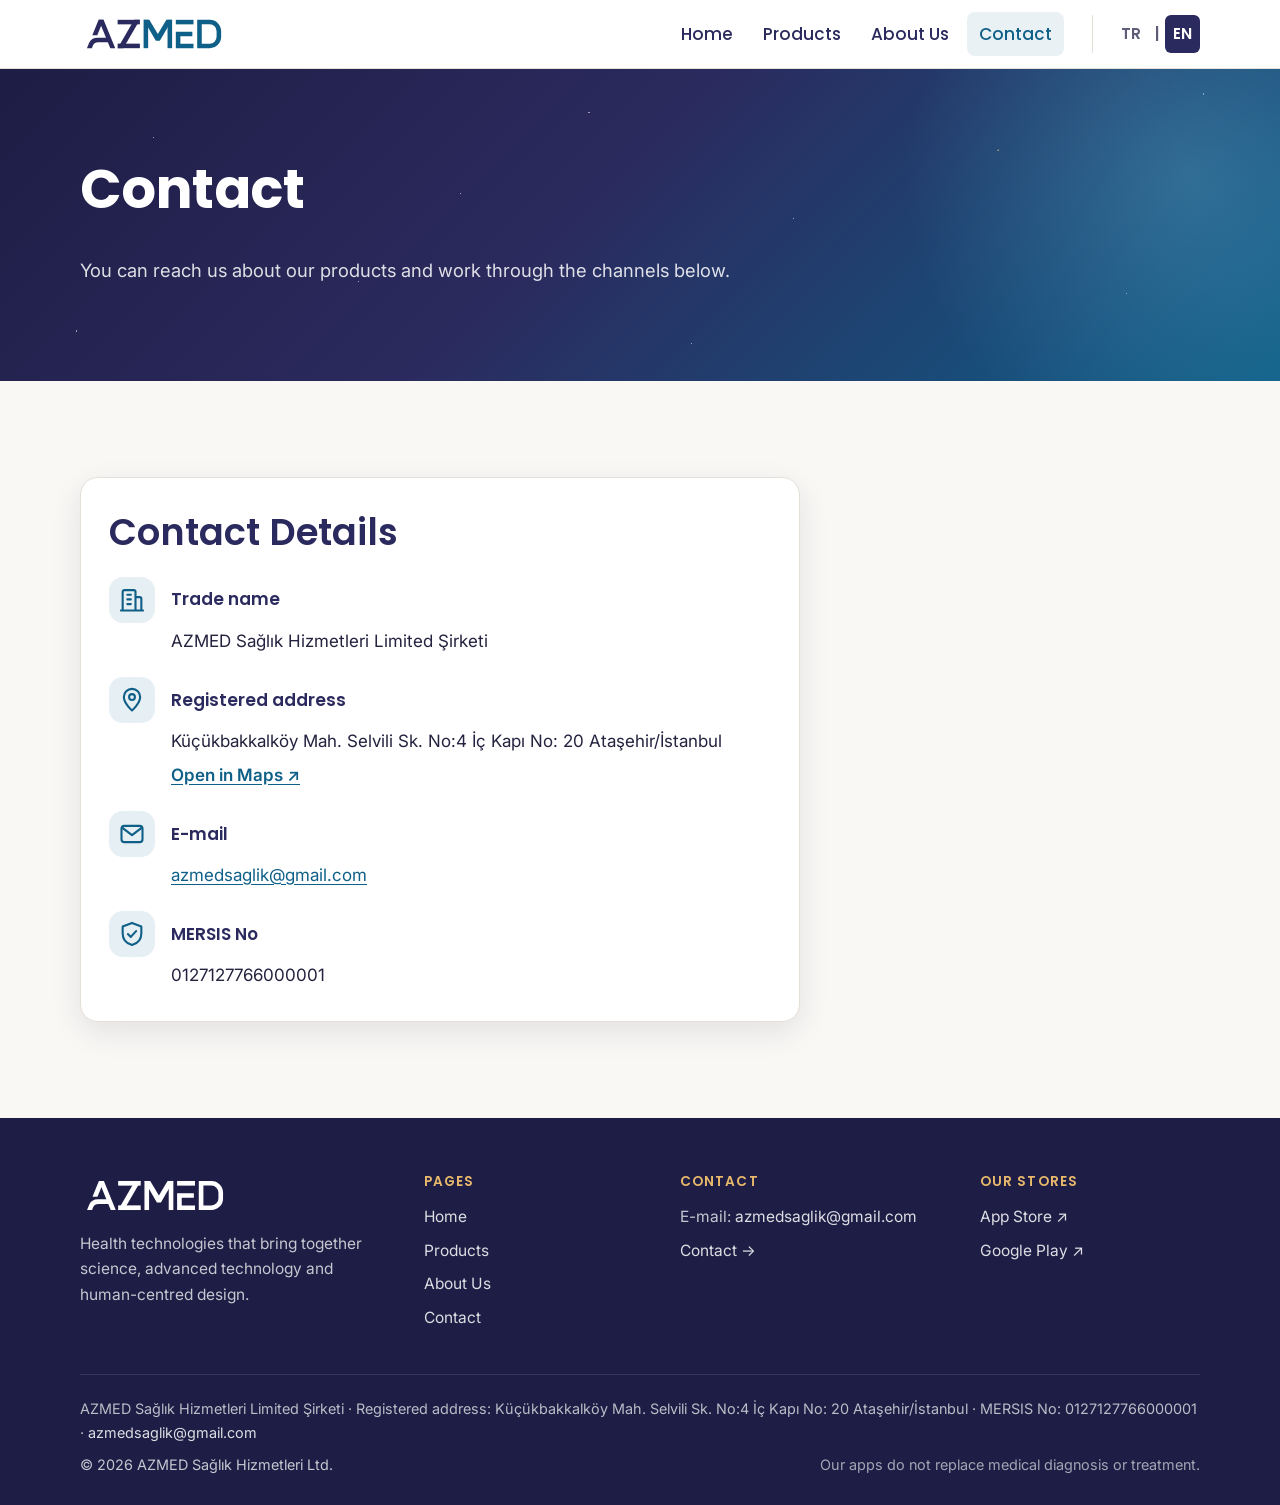
<file: en/contact.html>
<!DOCTYPE html>
<html lang="en">
<head>
  <meta charset="utf-8">
  <meta name="viewport" content="width=device-width, initial-scale=1">
  <title>Contact | AZMED Health Services</title>
  <meta name="description" content="Contact details for AZMED Sağlık Hizmetleri Limited Şirketi: trade name, registered address, e-mail and MERSIS No.">
  <link rel="canonical" href="https://azmedsaglik.com/en/contact.html">
  <link rel="alternate" hreflang="tr" href="https://azmedsaglik.com/iletisim.html">
  <link rel="alternate" hreflang="en" href="https://azmedsaglik.com/en/contact.html">
  <link rel="alternate" hreflang="x-default" href="https://azmedsaglik.com/iletisim.html">
  <meta property="og:type" content="website">
  <meta property="og:site_name" content="AZMED Sağlık Hizmetleri">
  <meta property="og:title" content="Contact | AZMED Health Services">
  <meta property="og:description" content="Contact details for AZMED Sağlık Hizmetleri Limited Şirketi: trade name, registered address, e-mail and MERSIS No.">
  <meta property="og:url" content="https://azmedsaglik.com/en/contact.html">
  <meta property="og:image" content="https://azmedsaglik.com/assets/img/og-image.png">
  <meta property="og:image:width" content="1200">
  <meta property="og:image:height" content="630">
  <meta property="og:locale" content="en_US">
  <meta property="og:locale:alternate" content="tr_TR">
  <meta name="twitter:card" content="summary_large_image">
  <meta name="theme-color" content="#2B2A5E">
  <link rel="icon" href="/assets/img/favicon.svg" type="image/svg+xml">
  <link rel="icon" href="/favicon.ico" sizes="32x32">
  <link rel="apple-touch-icon" href="/assets/img/apple-touch-icon.png">
  <link rel="preconnect" href="https://fonts.googleapis.com">
  <link rel="preconnect" href="https://fonts.gstatic.com" crossorigin>
  <link rel="stylesheet" href="https://fonts.googleapis.com/css2?family=Inter:wght@400;500;600&amp;family=Poppins:wght@500;600;700&amp;display=swap">
  <link rel="stylesheet" href="/assets/css/style.css?v=1">
</head>
<body>
  <a class="skip-link" href="#main">Skip to content</a>
  <header class="site-header">
    <div class="container header-inner">
      <a class="brand" href="/en/"><img src="/assets/img/brand/azmed-logo-renkli.svg" alt="AZMED Health Services — Home" width="148" height="42"></a>
      <button class="nav-toggle" type="button" aria-expanded="false" aria-controls="site-nav" aria-label="Open menu" data-label-open="Open menu" data-label-close="Close menu">
        <span></span><span></span><span></span>
      </button>
      <nav id="site-nav" class="site-nav" aria-label="Main menu">
        <ul>
        <li><a href="/en/">Home</a></li>
        <li><a href="/en/products.html">Products</a></li>
        <li><a href="/en/about.html">About Us</a></li>
        <li><a href="/en/contact.html" aria-current="page">Contact</a></li>
        </ul>
        <div class="lang-switch" role="group" aria-label="Language">
          <a href="/iletisim.html" lang="tr" hreflang="tr">TR</a>
          <span aria-hidden="true">|</span>
          <a href="/en/contact.html" lang="en" hreflang="en" aria-current="true">EN</a>
        </div>
      </nav>
    </div>
  </header>
  <main id="main">
    <section class="night page-hero">
      <div class="container">
        <h1>Contact</h1>
        <p class="lede">You can reach us about our products and work through the channels below.</p>
      </div>
    </section>

    <section class="section" aria-labelledby="details">
      <div class="container">
        <div class="contact-card">
          <h2 id="details">Contact Details</h2>
          <dl class="contact-list">
            <div><dt><span class="icon-badge"><svg viewBox="0 0 24 24" fill="none" stroke="currentColor" stroke-width="1.8" stroke-linecap="round" stroke-linejoin="round" aria-hidden="true"><path d="M4 21V5a1.5 1.5 0 0 1 1.5-1.5h8A1.5 1.5 0 0 1 15 5v16M15 9.5h3.5A1.5 1.5 0 0 1 20 11v10M2.5 21h19"/><path d="M8 7.5h3M8 11.5h3M8 15.5h3"/></svg></span>Trade name</dt><dd lang="tr">AZMED Sağlık Hizmetleri Limited Şirketi</dd></div>
            <div><dt><span class="icon-badge"><svg viewBox="0 0 24 24" fill="none" stroke="currentColor" stroke-width="1.8" stroke-linecap="round" stroke-linejoin="round" aria-hidden="true"><path d="M12 21s-7-6.2-7-11.5a7 7 0 0 1 14 0C19 14.8 12 21 12 21z"/><circle cx="12" cy="9.5" r="2.5"/></svg></span>Registered address</dt><dd><span lang="tr">Küçükbakkalköy Mah. Selvili Sk. No:4 İç Kapı No: 20 Ataşehir/İstanbul</span><br><a class="map-link" href="https://www.google.com/maps/search/?api=1&amp;query=K%C3%BC%C3%A7%C3%BCkbakkalk%C3%B6y%20Mah.%20Selvili%20Sk.%20No%3A4%20Ata%C5%9Fehir%20%C4%B0stanbul" target="_blank" rel="noopener noreferrer">Open in Maps ↗</a></dd></div>
            <div><dt><span class="icon-badge"><svg viewBox="0 0 24 24" fill="none" stroke="currentColor" stroke-width="1.8" stroke-linecap="round" stroke-linejoin="round" aria-hidden="true"><rect x="3" y="5" width="18" height="14" rx="2.5"/><path d="M3.5 6.5l8.5 6.5 8.5-6.5"/></svg></span>E-mail</dt><dd><a href="mailto:azmedsaglik@gmail.com">azmedsaglik@gmail.com</a></dd></div>
            <div><dt><span class="icon-badge"><svg viewBox="0 0 24 24" fill="none" stroke="currentColor" stroke-width="1.8" stroke-linecap="round" stroke-linejoin="round" aria-hidden="true"><path d="M12 2.5l8 3v6c0 5-3.5 8.6-8 10-4.5-1.4-8-5-8-10v-6z"/><path d="M8.5 12l2.5 2.5 4.5-5"/></svg></span>MERSIS No</dt><dd>0127127766000001</dd></div>
          </dl>
        </div>
      </div>
    </section>
  </main>
  <footer class="site-footer">
    <div class="container">
      <div class="footer-grid">
        <div class="footer-brand">
          <a href="/en/"><img src="/assets/img/brand/azmed-logo-beyaz.svg" alt="AZMED Health Services — Home" width="150" height="43" loading="lazy"></a>
          <p>Health technologies that bring together science, advanced technology and human-centred design.</p>
        </div>
        <nav aria-label="Pages">
          <h2>Pages</h2>
          <ul class="footer-links">
            <li><a href="/en/">Home</a></li>
            <li><a href="/en/products.html">Products</a></li>
            <li><a href="/en/about.html">About Us</a></li>
            <li><a href="/en/contact.html">Contact</a></li>
          </ul>
        </nav>
        <div>
          <h2>Contact</h2>
          <address class="footer-contact">
            <span>E-mail: <a href="mailto:azmedsaglik@gmail.com">azmedsaglik@gmail.com</a></span>
            <a href="/en/contact.html">Contact →</a>
          </address>
        </div>
        <div>
          <h2>Our Stores</h2>
          <ul class="footer-links">
            <li><a href="https://apps.apple.com/us/developer/azmed-sa%C4%9Fl%C4%B1k-hizmetleri-ltd/id6791548342" target="_blank" rel="noopener" aria-label="AZMED apps on the App Store (opens in a new tab)">App Store ↗</a></li>
            <li><a href="https://play.google.com/store/apps/developer?id=AZMED+TEKNOLOJI" target="_blank" rel="noopener" aria-label="AZMED apps on Google Play (opens in a new tab)">Google Play ↗</a></li>
          </ul>
        </div>
      </div>
      <div class="footer-bottom">
        <p class="legal"><span lang="tr">AZMED Sağlık Hizmetleri Limited Şirketi</span> · Registered address: <span lang="tr">Küçükbakkalköy Mah. Selvili Sk. No:4 İç Kapı No: 20 Ataşehir/İstanbul</span> · MERSIS No: 0127127766000001 · <a href="mailto:azmedsaglik@gmail.com">azmedsaglik@gmail.com</a></p>
        <p>© 2026 AZMED Sağlık Hizmetleri Ltd.</p>
        <p class="disclaimer">Our apps do not replace medical diagnosis or treatment.</p>
      </div>
    </div>
  </footer>
  <script src="/assets/js/main.js?v=1" defer></script>
</body>
</html>
</file>
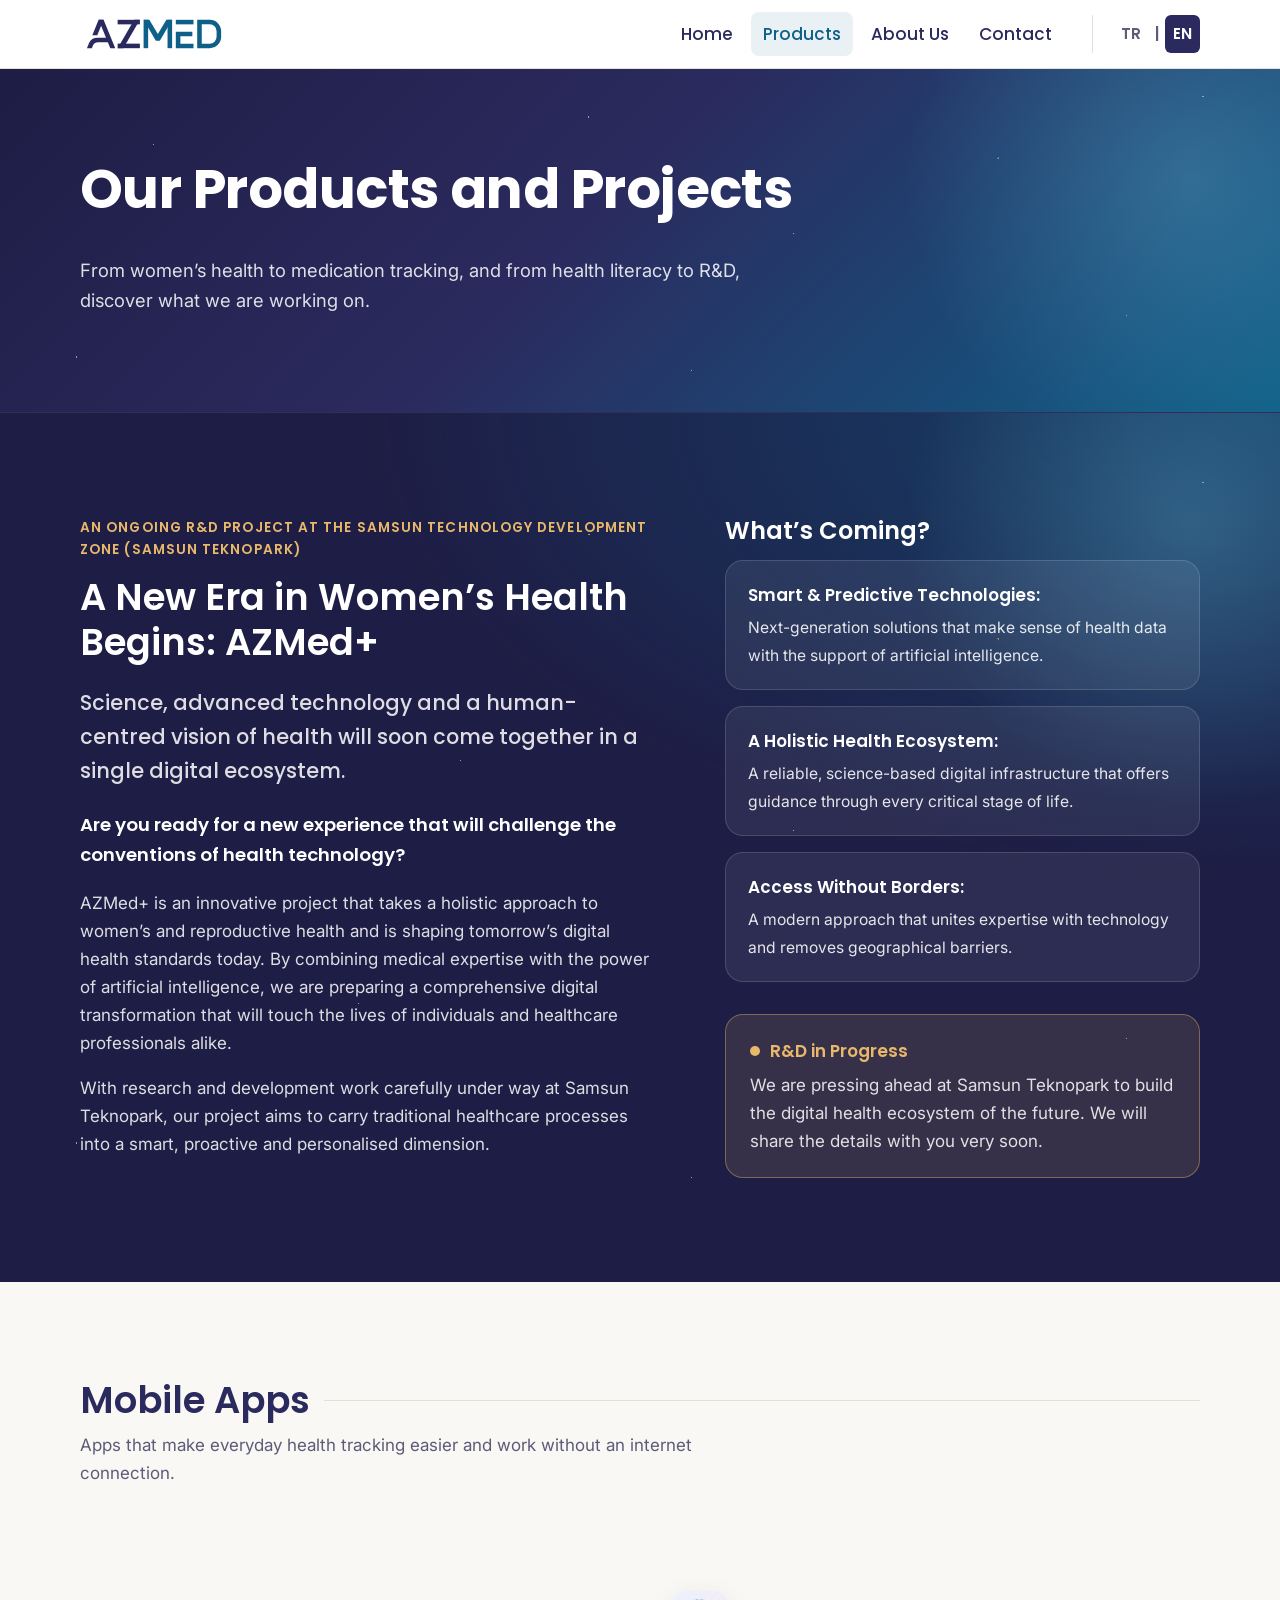
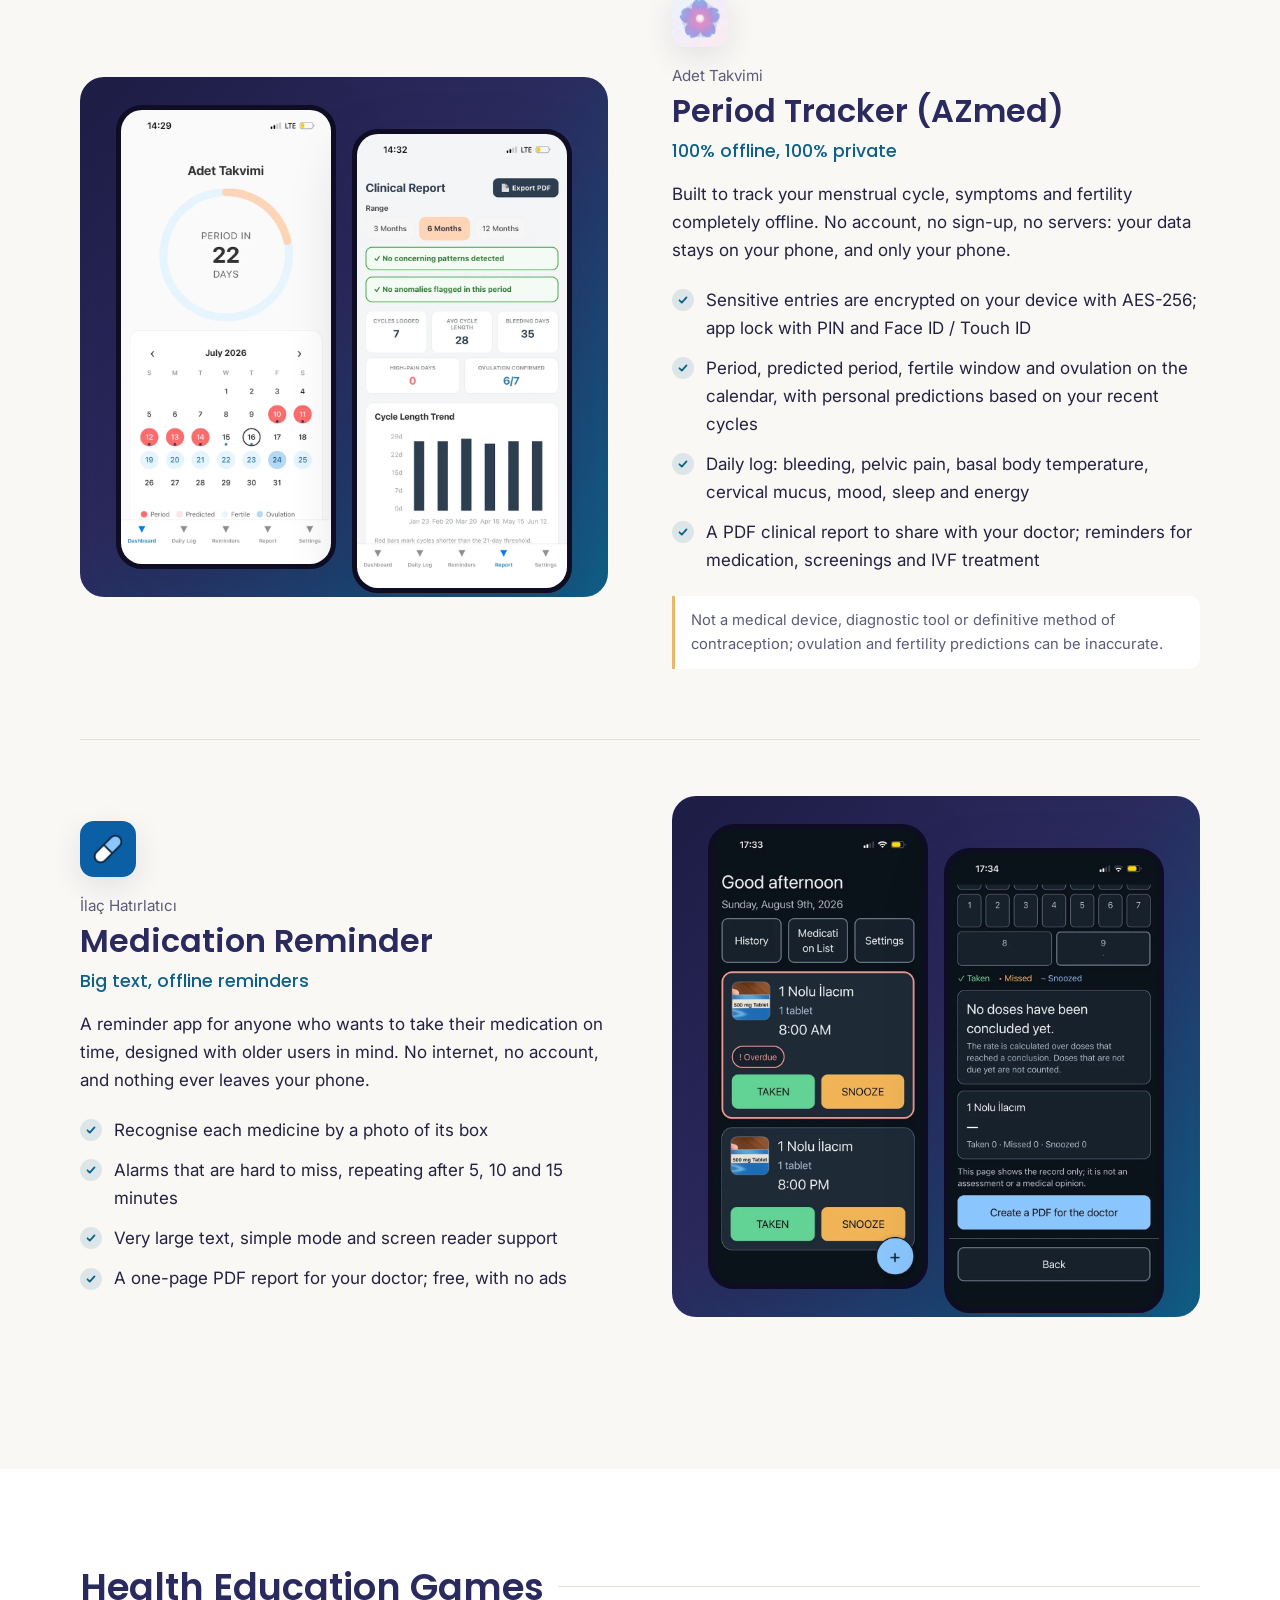
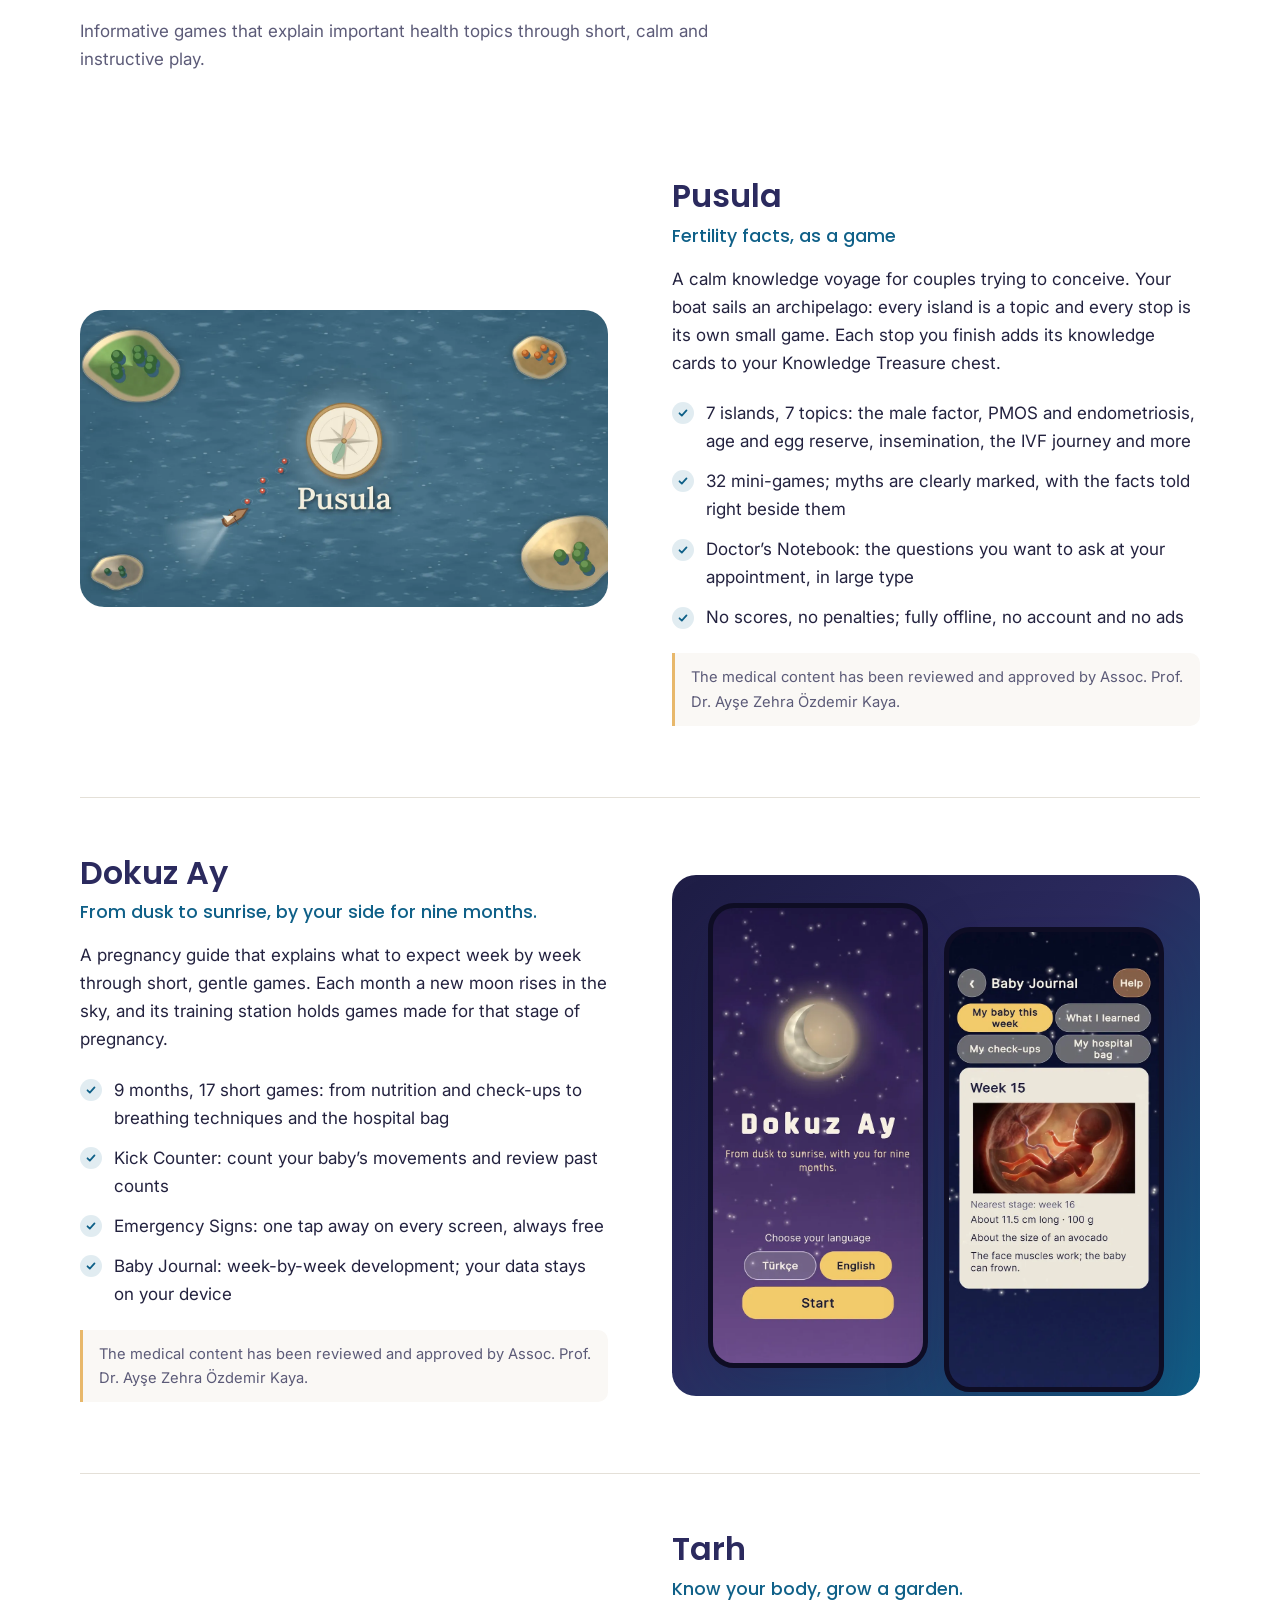
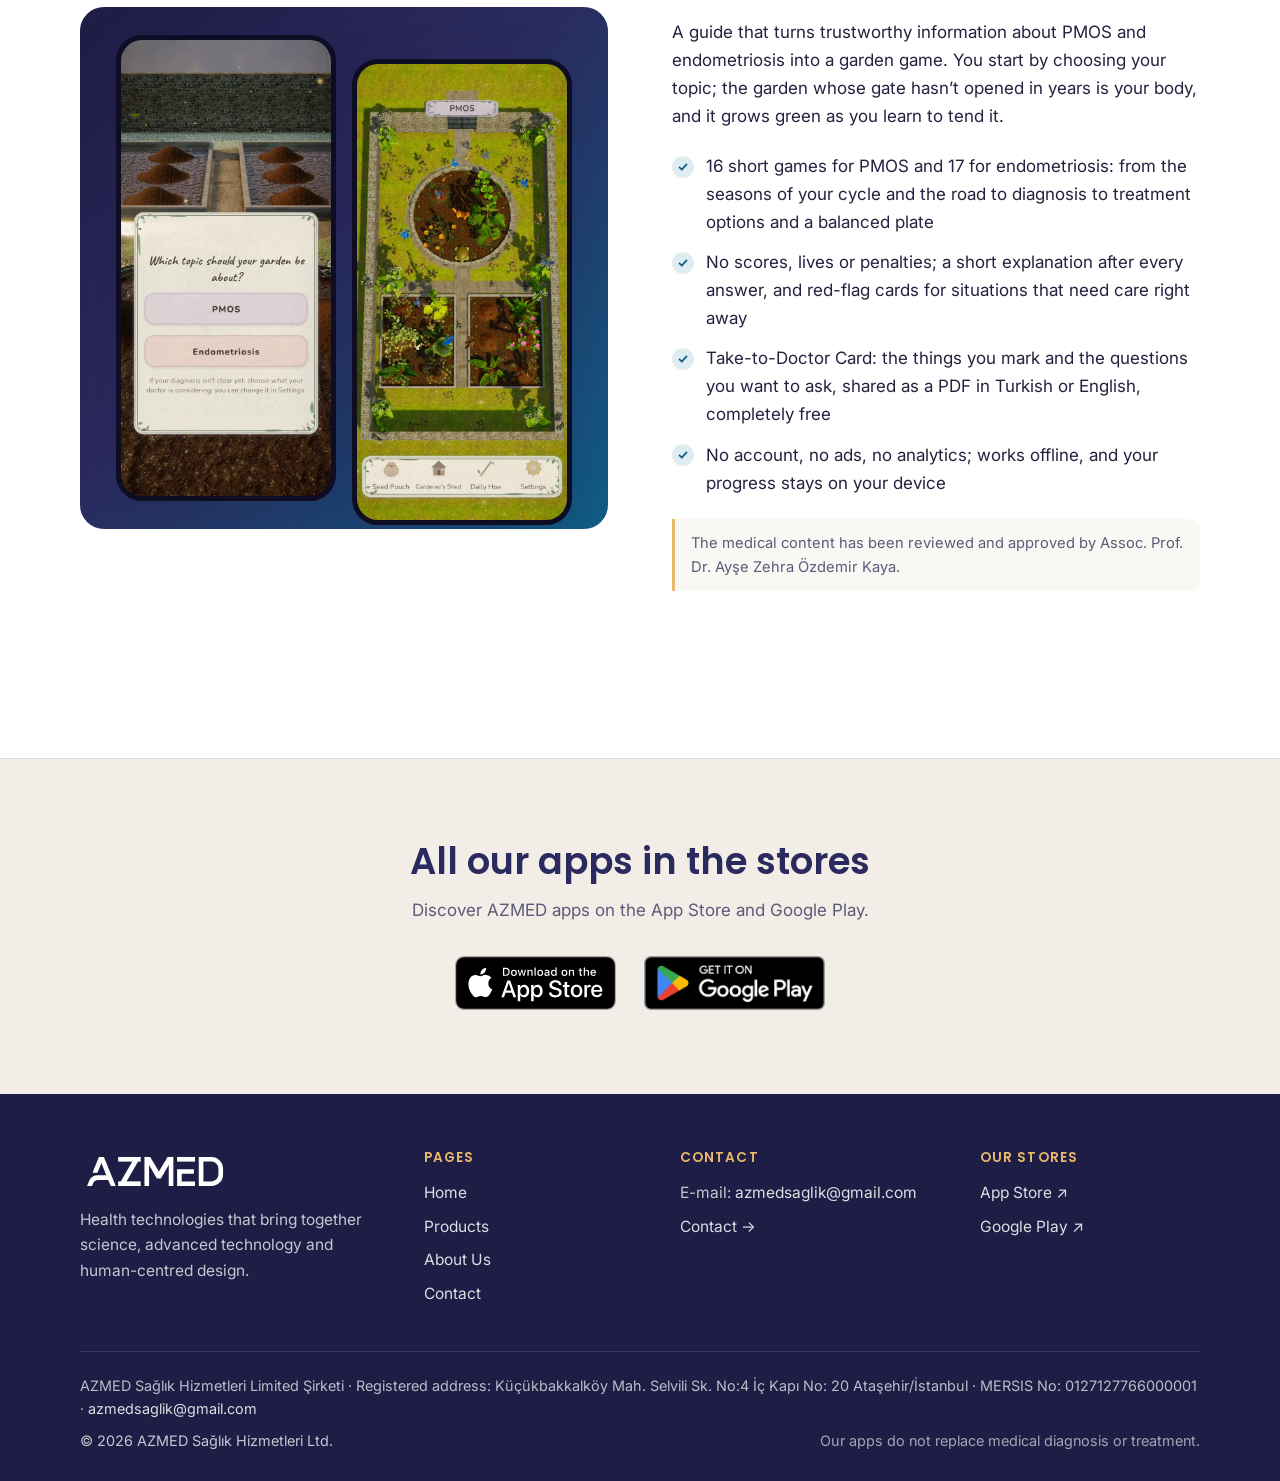
<file: en/products.html>
<!DOCTYPE html>
<html lang="en">
<head>
  <meta charset="utf-8">
  <meta name="viewport" content="width=device-width, initial-scale=1">
  <title>Our Products and Projects | AZMED Health</title>
  <meta name="description" content="The AZMed+ R&amp;D project, Period Tracker, Medication Reminder, Pusula and Dokuz Ay: AZMED Health's mobile apps and health education games.">
  <link rel="canonical" href="https://azmedsaglik.com/en/products.html">
  <link rel="alternate" hreflang="tr" href="https://azmedsaglik.com/urunler.html">
  <link rel="alternate" hreflang="en" href="https://azmedsaglik.com/en/products.html">
  <link rel="alternate" hreflang="x-default" href="https://azmedsaglik.com/urunler.html">
  <meta property="og:type" content="website">
  <meta property="og:site_name" content="AZMED Sağlık Hizmetleri">
  <meta property="og:title" content="Our Products and Projects | AZMED Health">
  <meta property="og:description" content="The AZMed+ R&amp;D project, Period Tracker, Medication Reminder, Pusula and Dokuz Ay: AZMED Health's mobile apps and health education games.">
  <meta property="og:url" content="https://azmedsaglik.com/en/products.html">
  <meta property="og:image" content="https://azmedsaglik.com/assets/img/og-image.png">
  <meta property="og:image:width" content="1200">
  <meta property="og:image:height" content="630">
  <meta property="og:locale" content="en_US">
  <meta property="og:locale:alternate" content="tr_TR">
  <meta name="twitter:card" content="summary_large_image">
  <meta name="theme-color" content="#2B2A5E">
  <link rel="icon" href="/assets/img/favicon.svg" type="image/svg+xml">
  <link rel="icon" href="/favicon.ico" sizes="32x32">
  <link rel="apple-touch-icon" href="/assets/img/apple-touch-icon.png">
  <link rel="preconnect" href="https://fonts.googleapis.com">
  <link rel="preconnect" href="https://fonts.gstatic.com" crossorigin>
  <link rel="stylesheet" href="https://fonts.googleapis.com/css2?family=Inter:wght@400;500;600&amp;family=Poppins:wght@500;600;700&amp;display=swap">
  <link rel="stylesheet" href="/assets/css/style.css?v=1">
</head>
<body>
  <a class="skip-link" href="#main">Skip to content</a>
  <header class="site-header">
    <div class="container header-inner">
      <a class="brand" href="/en/"><img src="/assets/img/brand/azmed-logo-renkli.svg" alt="AZMED Health Services — Home" width="148" height="42"></a>
      <button class="nav-toggle" type="button" aria-expanded="false" aria-controls="site-nav" aria-label="Open menu" data-label-open="Open menu" data-label-close="Close menu">
        <span></span><span></span><span></span>
      </button>
      <nav id="site-nav" class="site-nav" aria-label="Main menu">
        <ul>
        <li><a href="/en/">Home</a></li>
        <li><a href="/en/products.html" aria-current="page">Products</a></li>
        <li><a href="/en/about.html">About Us</a></li>
        <li><a href="/en/contact.html">Contact</a></li>
        </ul>
        <div class="lang-switch" role="group" aria-label="Language">
          <a href="/urunler.html" lang="tr" hreflang="tr">TR</a>
          <span aria-hidden="true">|</span>
          <a href="/en/products.html" lang="en" hreflang="en" aria-current="true">EN</a>
        </div>
      </nav>
    </div>
  </header>
  <main id="main">
    <section class="night page-hero">
      <div class="container">
        <h1>Our Products and Projects</h1>
        <p class="lede">From women’s health to medication tracking, and from health literacy to R&amp;D, discover what we are working on.</p>
      </div>
    </section>

    <section class="night featured" id="azmed-plus" aria-labelledby="azmedplus-t">
      <div class="container featured-inner">
        <div class="body">
          <span class="eyebrow">An Ongoing R&amp;D Project at the Samsun Technology Development Zone (Samsun Teknopark)</span>
          <h2 id="azmedplus-t">A New Era in Women’s Health Begins: AZMed+</h2>
          <p class="slogan">Science, advanced technology and a human-centred vision of health will soon come together in a single digital ecosystem.</p>
          <p class="question">Are you ready for a new experience that will challenge the conventions of health technology?</p>
            <p>AZMed+ is an innovative project that takes a holistic approach to women’s and reproductive health and is shaping tomorrow’s digital health standards today. By combining medical expertise with the power of artificial intelligence, we are preparing a comprehensive digital transformation that will touch the lives of individuals and healthcare professionals alike.</p>
            <p>With research and development work carefully under way at Samsun Teknopark, our project aims to carry traditional healthcare processes into a smart, proactive and personalised dimension.</p>
        </div>
        <div class="featured-side">
          <h3>What’s Coming?</h3>
          <ul class="coming">
            <li><strong>Smart &amp; Predictive Technologies:</strong> <span>Next-generation solutions that make sense of health data with the support of artificial intelligence.</span></li>
            <li><strong>A Holistic Health Ecosystem:</strong> <span>A reliable, science-based digital infrastructure that offers guidance through every critical stage of life.</span></li>
            <li><strong>Access Without Borders:</strong> <span>A modern approach that unites expertise with technology and removes geographical barriers.</span></li>
          </ul>
          <div class="status-box">
            <p class="status-label">R&amp;D in Progress</p>
            <p>We are pressing ahead at Samsun Teknopark to build the digital health ecosystem of the future. We will share the details with you very soon.</p>
          </div>
        </div>
      </div>
    </section>

    <section class="section" aria-labelledby="g-apps">
      <div class="container">
        <h2 class="group-title" id="g-apps">Mobile Apps</h2>
        <p class="group-lede">Apps that make everyday health tracking easier and work without an internet connection.</p>
        <article class="product" id="adet-takvimi" aria-labelledby="adet-takvimi-t">
          <div class="product-media">
            <div class="phone"><img src="/assets/img/adettakvimi/en-1.webp" alt="Period Tracker home screen: a days-until-period ring and a calendar marking period, fertile and ovulation days" width="600" height="1299" loading="lazy" decoding="async"></div>
            <div class="phone"><img src="/assets/img/adettakvimi/en-2.webp" alt="Period Tracker clinical report: cycle statistics and a cycle length chart" width="600" height="1299" loading="lazy" decoding="async"></div>
          </div>
          <div class="product-text">
            <img class="app-icon" src="/assets/img/adettakvimi/icon.webp" alt="Period Tracker app icon" width="56" height="56" loading="lazy" decoding="async">
            <p class="en-name" lang="tr">Adet Takvimi</p>
            <h3 id="adet-takvimi-t">Period Tracker (AZmed)</h3>
            <p class="slogan">100% offline, 100% private</p>
            <p>Built to track your menstrual cycle, symptoms and fertility completely offline. No account, no sign-up, no servers: your data stays on your phone, and only your phone.</p>
            <ul class="features">
              <li>Sensitive entries are encrypted on your device with AES-256; app lock with PIN and Face ID / Touch ID</li>
              <li>Period, predicted period, fertile window and ovulation on the calendar, with personal predictions based on your recent cycles</li>
              <li>Daily log: bleeding, pelvic pain, basal body temperature, cervical mucus, mood, sleep and energy</li>
              <li>A PDF clinical report to share with your doctor; reminders for medication, screenings and IVF treatment</li>
            </ul>
            <p class="product-note">Not a medical device, diagnostic tool or definitive method of contraception; ovulation and fertility predictions can be inaccurate.</p>
          </div>
        </article>
        <article class="product reverse" id="ilac-hatirlatici" aria-labelledby="ilac-hatirlatici-t">
          <div class="product-media">
            <div class="phone"><img src="/assets/img/ilachatirlatici/en-1.webp" alt="Medication Reminder home screen: today's doses with Taken and Snooze buttons" width="600" height="1298" loading="lazy" decoding="async"></div>
            <div class="phone"><img src="/assets/img/ilachatirlatici/en-2.webp" alt="Medication Reminder report screen with a button to create a PDF for the doctor" width="600" height="1298" loading="lazy" decoding="async"></div>
          </div>
          <div class="product-text">
            <img class="app-icon" src="/assets/img/ilachatirlatici/icon.webp" alt="Medication Reminder app icon" width="56" height="56" loading="lazy" decoding="async">
            <p class="en-name" lang="tr">İlaç Hatırlatıcı</p>
            <h3 id="ilac-hatirlatici-t">Medication Reminder</h3>
            <p class="slogan">Big text, offline reminders</p>
            <p>A reminder app for anyone who wants to take their medication on time, designed with older users in mind. No internet, no account, and nothing ever leaves your phone.</p>
            <ul class="features">
              <li>Recognise each medicine by a photo of its box</li>
              <li>Alarms that are hard to miss, repeating after 5, 10 and 15 minutes</li>
              <li>Very large text, simple mode and screen reader support</li>
              <li>A one-page PDF report for your doctor; free, with no ads</li>
            </ul>
          </div>
        </article>
      </div>
    </section>
    <section class="section section-alt" aria-labelledby="g-games">
      <div class="container">
        <h2 class="group-title" id="g-games">Health Education Games</h2>
        <p class="group-lede">Informative games that explain important health topics through short, calm and instructive play.</p>
        <article class="product" id="pusula" aria-labelledby="pusula-t">
          <div class="product-media media-key">
            <img class="key" src="/assets/img/pusula/key.webp" alt="Pusula: a boat sailing between islands with the Pusula compass logo" width="1600" height="900" loading="lazy" decoding="async">
          </div>
          <div class="product-text">
            <h3 id="pusula-t">Pusula</h3>
            <p class="slogan">Fertility facts, as a game</p>
            <p>A calm knowledge voyage for couples trying to conceive. Your boat sails an archipelago: every island is a topic and every stop is its own small game. Each stop you finish adds its knowledge cards to your Knowledge Treasure chest.</p>
            <ul class="features">
              <li>7 islands, 7 topics: the male factor, PMOS and endometriosis, age and egg reserve, insemination, the IVF journey and more</li>
              <li>32 mini-games; myths are clearly marked, with the facts told right beside them</li>
              <li>Doctor’s Notebook: the questions you want to ask at your appointment, in large type</li>
              <li>No scores, no penalties; fully offline, no account and no ads</li>
            </ul>
            <p class="product-note">The medical content has been reviewed and approved by Assoc. Prof. Dr. Ayşe Zehra Özdemir Kaya.</p>
          </div>
        </article>
        <article class="product reverse" id="dokuz-ay" aria-labelledby="dokuz-ay-t">
          <div class="product-media">
            <div class="phone"><img src="/assets/img/dokuzay/en-1.webp" alt="Dokuz Ay opening screen: a moon in the night sky and language choice" width="600" height="1301" loading="lazy" decoding="async"></div>
            <div class="phone"><img src="/assets/img/dokuzay/en-2.webp" alt="Dokuz Ay Baby Journal: baby development at week 15" width="600" height="1301" loading="lazy" decoding="async"></div>
          </div>
          <div class="product-text">
            <h3 id="dokuz-ay-t">Dokuz Ay</h3>
            <p class="slogan">From dusk to sunrise, by your side for nine months.</p>
            <p>A pregnancy guide that explains what to expect week by week through short, gentle games. Each month a new moon rises in the sky, and its training station holds games made for that stage of pregnancy.</p>
            <ul class="features">
              <li>9 months, 17 short games: from nutrition and check-ups to breathing techniques and the hospital bag</li>
              <li>Kick Counter: count your baby’s movements and review past counts</li>
              <li>Emergency Signs: one tap away on every screen, always free</li>
              <li>Baby Journal: week-by-week development; your data stays on your device</li>
            </ul>
            <p class="product-note">The medical content has been reviewed and approved by Assoc. Prof. Dr. Ayşe Zehra Özdemir Kaya.</p>
          </div>
        </article>
        <article class="product" id="tarh" aria-labelledby="tarh-t">
          <div class="product-media">
            <div class="phone"><img src="/assets/img/tarh/en-1.webp" alt="Tarh topic screen: choosing whether the garden is about PMOS or endometriosis" width="600" height="1301" loading="lazy" decoding="async"></div>
            <div class="phone"><img src="/assets/img/tarh/en-2.webp" alt="Tarh garden screen: a walled garden that grows green as games are completed" width="600" height="1301" loading="lazy" decoding="async"></div>
          </div>
          <div class="product-text">
            <h3 id="tarh-t">Tarh</h3>
            <p class="slogan">Know your body, grow a garden.</p>
            <p>A guide that turns trustworthy information about PMOS and endometriosis into a garden game. You start by choosing your topic; the garden whose gate hasn’t opened in years is your body, and it grows green as you learn to tend it.</p>
            <ul class="features">
              <li>16 short games for PMOS and 17 for endometriosis: from the seasons of your cycle and the road to diagnosis to treatment options and a balanced plate</li>
              <li>No scores, lives or penalties; a short explanation after every answer, and red-flag cards for situations that need care right away</li>
              <li>Take-to-Doctor Card: the things you mark and the questions you want to ask, shared as a PDF in Turkish or English, completely free</li>
              <li>No account, no ads, no analytics; works offline, and your progress stays on your device</li>
            </ul>
            <p class="product-note">The medical content has been reviewed and approved by Assoc. Prof. Dr. Ayşe Zehra Özdemir Kaya.</p>
          </div>
        </article>
      </div>
    </section>

    <section class="store-band" aria-labelledby="stores-t">
      <div class="container">
        <h2 id="stores-t">All our apps in the stores</h2>
        <p>Discover AZMED apps on the App Store and Google Play.</p>
        <div class="store-badges">
          <a href="https://apps.apple.com/us/developer/azmed-sa%C4%9Fl%C4%B1k-hizmetleri-ltd/id6791548342" target="_blank" rel="noopener" aria-label="AZMED apps on the App Store (opens in a new tab)"><img src="/assets/img/badges/app-store-en.svg" alt="Download on the App Store" width="144" height="48" loading="lazy" decoding="async"></a>
          <a href="https://play.google.com/store/apps/developer?id=AZMED+TEKNOLOJI" target="_blank" rel="noopener" aria-label="AZMED apps on Google Play (opens in a new tab)"><img src="/assets/img/badges/google-play-en.png" alt="Get it on Google Play" width="162" height="48" loading="lazy" decoding="async"></a>
        </div>
      </div>
    </section>
  </main>
  <footer class="site-footer">
    <div class="container">
      <div class="footer-grid">
        <div class="footer-brand">
          <a href="/en/"><img src="/assets/img/brand/azmed-logo-beyaz.svg" alt="AZMED Health Services — Home" width="150" height="43" loading="lazy"></a>
          <p>Health technologies that bring together science, advanced technology and human-centred design.</p>
        </div>
        <nav aria-label="Pages">
          <h2>Pages</h2>
          <ul class="footer-links">
            <li><a href="/en/">Home</a></li>
            <li><a href="/en/products.html">Products</a></li>
            <li><a href="/en/about.html">About Us</a></li>
            <li><a href="/en/contact.html">Contact</a></li>
          </ul>
        </nav>
        <div>
          <h2>Contact</h2>
          <address class="footer-contact">
            <span>E-mail: <a href="mailto:azmedsaglik@gmail.com">azmedsaglik@gmail.com</a></span>
            <a href="/en/contact.html">Contact →</a>
          </address>
        </div>
        <div>
          <h2>Our Stores</h2>
          <ul class="footer-links">
            <li><a href="https://apps.apple.com/us/developer/azmed-sa%C4%9Fl%C4%B1k-hizmetleri-ltd/id6791548342" target="_blank" rel="noopener" aria-label="AZMED apps on the App Store (opens in a new tab)">App Store ↗</a></li>
            <li><a href="https://play.google.com/store/apps/developer?id=AZMED+TEKNOLOJI" target="_blank" rel="noopener" aria-label="AZMED apps on Google Play (opens in a new tab)">Google Play ↗</a></li>
          </ul>
        </div>
      </div>
      <div class="footer-bottom">
        <p class="legal"><span lang="tr">AZMED Sağlık Hizmetleri Limited Şirketi</span> · Registered address: <span lang="tr">Küçükbakkalköy Mah. Selvili Sk. No:4 İç Kapı No: 20 Ataşehir/İstanbul</span> · MERSIS No: 0127127766000001 · <a href="mailto:azmedsaglik@gmail.com">azmedsaglik@gmail.com</a></p>
        <p>© 2026 AZMED Sağlık Hizmetleri Ltd.</p>
        <p class="disclaimer">Our apps do not replace medical diagnosis or treatment.</p>
      </div>
    </div>
  </footer>
  <script src="/assets/js/main.js?v=1" defer></script>
</body>
</html>
</file>
<file: assets/css/style.css>
/* AZMED Sağlık — site stylesheet (Direction B: "Gece Mavisi") */

:root {
  --navy: #2B2A5E;
  --navy-deep: #1E1D45;
  --teal: #0F6088;
  --teal-light: #5FA9C9;
  --gold: #E8B86B;
  --gold-deep: #B9833A;
  --cream: #FAF8F5;
  --sand: #F2EEE7;
  --white: #FFFFFF;
  --ink: #23223F;
  --muted: #5C5B78;
  --line: #E4E0D8;

  --grad-night: linear-gradient(135deg, var(--navy-deep) 0%, var(--navy) 45%, var(--teal) 100%);

  --font-head: "Poppins", system-ui, -apple-system, "Segoe UI", sans-serif;
  --font-body: "Inter", system-ui, -apple-system, "Segoe UI", sans-serif;

  --radius: 18px;
  --radius-sm: 10px;
  --shadow: 0 10px 30px rgba(30, 29, 69, .10);
  --shadow-lg: 0 24px 60px rgba(30, 29, 69, .22);
  --container: 1160px;
  --gutter: 20px;
}

*, *::before, *::after { box-sizing: border-box; }

html { -webkit-text-size-adjust: 100%; scroll-behavior: smooth; }
@media (prefers-reduced-motion: reduce) { html { scroll-behavior: auto; } *, *::before, *::after { animation: none !important; transition: none !important; } }

body {
  margin: 0;
  font-family: var(--font-body);
  font-size: 1.0625rem;
  line-height: 1.65;
  color: var(--ink);
  background: var(--cream);
  overflow-x: hidden;
}

img, svg { max-width: 100%; height: auto; display: block; }

h1, h2, h3, h4 { font-family: var(--font-head); color: var(--navy); line-height: 1.2; margin: 0 0 .6em; font-weight: 600; }
h1 { font-size: clamp(2rem, 5.2vw, 3.4rem); font-weight: 700; letter-spacing: -.01em; }
h2 { font-size: clamp(1.6rem, 3.4vw, 2.3rem); }
h3 { font-size: clamp(1.25rem, 2.2vw, 1.5rem); }
p { margin: 0 0 1em; }
ul { margin: 0; padding: 0; }

a { color: var(--teal); text-underline-offset: 3px; }
a:hover { color: var(--navy); }
:focus-visible { outline: 3px solid var(--gold); outline-offset: 3px; border-radius: 4px; }

.container { width: 100%; max-width: var(--container); margin: 0 auto; padding: 0 var(--gutter); }

.skip-link { position: absolute; left: 12px; top: -60px; z-index: 100; background: var(--navy); color: var(--white); padding: 10px 16px; border-radius: var(--radius-sm); text-decoration: none; }
.skip-link:focus { top: 12px; color: var(--white); }

.visually-hidden { position: absolute !important; width: 1px; height: 1px; padding: 0; margin: -1px; overflow: hidden; clip: rect(0 0 0 0); white-space: nowrap; border: 0; }

/* ---------- Buttons ---------- */
.btn {
  display: inline-flex; align-items: center; gap: .5em;
  font-family: var(--font-head); font-weight: 600; font-size: 1rem;
  padding: .85em 1.6em; border-radius: 999px; text-decoration: none;
  transition: transform .15s ease, box-shadow .15s ease, background-color .15s ease;
}
.btn:hover { transform: translateY(-2px); }
.btn-gold { background: var(--gold); color: var(--navy-deep); box-shadow: 0 8px 20px rgba(232, 184, 107, .35); }
.btn-gold:hover { background: #F0C682; color: var(--navy-deep); }
.btn-outline { border: 2px solid rgba(255, 255, 255, .55); color: var(--white); }
.btn-outline:hover { border-color: var(--white); color: var(--white); background: rgba(255, 255, 255, .08); }
.btn svg { width: 1.1em; height: 1.1em; }

/* ---------- Header ---------- */
.site-header { position: sticky; top: 0; z-index: 50; background: rgba(255, 255, 255, .96); backdrop-filter: saturate(1.4) blur(8px); border-bottom: 1px solid var(--line); }
.header-inner { display: flex; align-items: center; justify-content: space-between; min-height: 68px; gap: 16px; }
.brand { display: inline-flex; flex-shrink: 0; }
.brand img { width: 132px; height: auto; }

.nav-toggle { display: inline-flex; flex-direction: column; justify-content: center; gap: 5px; width: 44px; height: 44px; padding: 10px; border: 0; border-radius: var(--radius-sm); background: transparent; cursor: pointer; }
.nav-toggle span { display: block; height: 2px; background: var(--navy); border-radius: 2px; transition: transform .2s ease, opacity .2s ease; }
.nav-toggle[aria-expanded="true"] span:nth-child(1) { transform: translateY(7px) rotate(45deg); }
.nav-toggle[aria-expanded="true"] span:nth-child(2) { opacity: 0; }
.nav-toggle[aria-expanded="true"] span:nth-child(3) { transform: translateY(-7px) rotate(-45deg); }

.site-nav { display: none; position: absolute; left: 0; right: 0; top: 100%; background: var(--white); border-bottom: 1px solid var(--line); box-shadow: var(--shadow); padding: 8px var(--gutter) 20px; }
.site-nav.is-open { display: block; }
.site-nav ul { list-style: none; }
.site-nav li a { display: block; padding: 12px 4px; font-family: var(--font-head); font-weight: 500; color: var(--navy); text-decoration: none; border-bottom: 1px solid var(--line); }
.site-nav li a[aria-current="page"] { color: var(--teal); }
.lang-switch { display: flex; align-items: center; gap: 6px; margin-top: 14px; font-family: var(--font-head); font-weight: 600; font-size: .95rem; color: var(--muted); }
.lang-switch a { display: inline-block; padding: 6px 8px; color: var(--muted); text-decoration: none; border-radius: 6px; }
.lang-switch a:hover { color: var(--navy); }
.lang-switch a[aria-current="true"] { color: var(--white); background: var(--navy); }

@media (min-width: 900px) {
  .nav-toggle { display: none; }
  .site-nav { display: flex !important; align-items: center; gap: 28px; position: static; padding: 0; background: none; border: 0; box-shadow: none; }
  .site-nav ul { display: flex; gap: 6px; }
  .site-nav li a { border: 0; padding: 8px 12px; border-radius: 8px; }
  .site-nav li a:hover { background: var(--sand); }
  .site-nav li a[aria-current="page"] { background: rgba(15, 96, 136, .09); }
  .lang-switch { margin-top: 0; padding-left: 20px; border-left: 1px solid var(--line); }
  .brand img { width: 148px; }
}

/* ---------- Night sections (hero, CTA, featured) ---------- */
.night { position: relative; color: rgba(255, 255, 255, .88); background: var(--grad-night); overflow: hidden; isolation: isolate; }
.night h1, .night h2, .night h3 { color: var(--white); }
.night a:not(.btn) { color: var(--gold); }
.night::before {
  /* soft star field */
  content: ""; position: absolute; inset: 0; z-index: -1; opacity: .55;
  background-image:
    radial-gradient(1.5px 1.5px at 12% 22%, #fff 50%, transparent 51%),
    radial-gradient(1px 1px at 28% 68%, #fff 50%, transparent 51%),
    radial-gradient(1.5px 1.5px at 46% 14%, #fff 50%, transparent 51%),
    radial-gradient(1px 1px at 62% 48%, #fff 50%, transparent 51%),
    radial-gradient(2px 2px at 78% 26%, var(--gold) 50%, transparent 51%),
    radial-gradient(1px 1px at 88% 72%, #fff 50%, transparent 51%),
    radial-gradient(1.5px 1.5px at 6% 84%, #fff 50%, transparent 51%),
    radial-gradient(1px 1px at 54% 88%, #fff 50%, transparent 51%),
    radial-gradient(1px 1px at 36% 40%, #fff 50%, transparent 51%),
    radial-gradient(1.5px 1.5px at 94% 8%, #fff 50%, transparent 51%);
}
.night::after {
  content: ""; position: absolute; z-index: -1; width: 620px; height: 620px; right: -220px; top: -200px; border-radius: 50%;
  background: radial-gradient(circle, rgba(95, 169, 201, .35), transparent 65%);
}

.eyebrow { display: inline-block; font-family: var(--font-head); font-weight: 600; font-size: .85rem; letter-spacing: .08em; text-transform: uppercase; color: var(--teal); margin-bottom: 14px; }
.night .eyebrow { color: var(--gold); }

/* Home hero */
.hero { padding: 72px 0 88px; }
.hero-grid { display: grid; gap: 40px; align-items: center; }
.hero .lede { font-size: clamp(1.1rem, 2vw, 1.3rem); max-width: 34em; color: rgba(255, 255, 255, .85); }
.hero-actions { display: flex; flex-wrap: wrap; gap: 12px; margin-top: 28px; }
.hero-art { position: relative; max-width: 300px; justify-self: center; width: 100%; }
.hero-art svg { width: 100%; }
@media (min-width: 900px) {
  .hero { padding: 110px 0 130px; }
  .hero-grid { grid-template-columns: 1.15fr .85fr; }
  .hero-art { max-width: 440px; }
}

/* Inner page hero */
.page-hero { padding: 64px 0 72px; }
.page-hero .lede { font-size: 1.15rem; max-width: 40em; color: rgba(255, 255, 255, .85); margin: 0; }
@media (min-width: 900px) { .page-hero { padding: 88px 0 96px; } }

/* ---------- Sections ---------- */
.section { padding: 72px 0; }
.section-alt { background: var(--white); }
.section-head { max-width: 46em; margin-bottom: 40px; }
.section-head p { color: var(--muted); font-size: 1.1rem; }
@media (min-width: 900px) { .section { padding: 96px 0; } }

.intro-text { font-size: clamp(1.1rem, 2vw, 1.3rem); line-height: 1.7; color: var(--ink); max-width: 46em; }

/* Cards */
.card-grid { display: grid; gap: 20px; }
@media (min-width: 640px) { .card-grid { grid-template-columns: repeat(2, 1fr); } }
@media (min-width: 1024px) { .card-grid.cols-4 { grid-template-columns: repeat(4, 1fr); } .card-grid.cols-3 { grid-template-columns: repeat(3, 1fr); } }

.card { background: var(--white); border: 1px solid var(--line); border-radius: var(--radius); padding: 28px 24px; box-shadow: 0 2px 0 rgba(30, 29, 69, .03); transition: transform .2s ease, box-shadow .2s ease; }
.card:hover { transform: translateY(-4px); box-shadow: var(--shadow); }
.card h3 { font-size: 1.2rem; }
.card p { color: var(--muted); margin: 0; font-size: 1rem; }
.section-alt .card { background: var(--cream); }

.icon-badge { display: inline-flex; align-items: center; justify-content: center; width: 52px; height: 52px; border-radius: 14px; margin-bottom: 18px; background: rgba(15, 96, 136, .10); color: var(--teal); }
.icon-badge svg { width: 28px; height: 28px; }
.icon-badge.gold { background: rgba(232, 184, 107, .2); color: var(--gold-deep); }

/* Principles list */
.principles { display: grid; gap: 28px; list-style: none; }
.principle { display: flex; gap: 18px; align-items: flex-start; }
.principle .icon-badge { flex-shrink: 0; margin: 0; }
.principle h3 { font-size: 1.15rem; margin-bottom: .3em; }
.principle p { margin: 0; color: var(--muted); }
@media (min-width: 760px) { .principles { grid-template-columns: repeat(2, 1fr); gap: 36px 48px; } }

/* CTA band */
.cta-band { padding: 72px 0; text-align: center; }
.cta-band h2 { margin-bottom: .4em; }
.cta-band p { max-width: 36em; margin: 0 auto 28px; color: rgba(255, 255, 255, .85); }

/* ---------- Products ---------- */
.featured { padding: 72px 0; }
.night.featured { background: radial-gradient(120% 90% at 100% 0%, rgba(15, 96, 136, .55), transparent 60%), var(--navy-deep); border-top: 1px solid rgba(255, 255, 255, .08); }
.featured-inner { display: grid; gap: 40px; }
.featured .slogan { font-size: clamp(1.1rem, 2vw, 1.3rem); color: var(--gold); font-family: var(--font-head); font-weight: 500; }
.featured .body p { color: rgba(255, 255, 255, .85); }
.featured .body .question { font-family: var(--font-head); font-weight: 600; font-size: 1.15rem; color: var(--white); }
.coming { display: grid; gap: 16px; list-style: none; margin: 8px 0 0; }
.coming li { background: rgba(255, 255, 255, .07); border: 1px solid rgba(255, 255, 255, .14); border-radius: var(--radius); padding: 20px 22px; }
.coming strong { display: block; font-family: var(--font-head); font-weight: 600; color: var(--white); margin-bottom: 4px; }
.coming span { font-size: .98rem; }
.status-box { margin-top: 32px; padding: 22px 24px; border-radius: var(--radius); background: rgba(232, 184, 107, .12); border: 1px solid rgba(232, 184, 107, .4); }
.status-box .status-label { display: flex; align-items: center; gap: 10px; font-family: var(--font-head); font-weight: 600; color: var(--gold); margin-bottom: 6px; }
.status-box .status-label::before { content: ""; width: 10px; height: 10px; border-radius: 50%; background: var(--gold); box-shadow: 0 0 0 0 rgba(232, 184, 107, .7); animation: pulse 2s infinite; }
.status-box p { margin: 0; color: rgba(255, 255, 255, .85); }
@keyframes pulse { 0% { box-shadow: 0 0 0 0 rgba(232, 184, 107, .6); } 70% { box-shadow: 0 0 0 10px rgba(232, 184, 107, 0); } 100% { box-shadow: 0 0 0 0 rgba(232, 184, 107, 0); } }
@media (min-width: 960px) { .featured { padding: 104px 0; } .featured-inner { grid-template-columns: 1.1fr .9fr; gap: 64px; align-items: start; } .featured-side { position: sticky; top: 100px; } }

.group-title { display: flex; align-items: center; gap: 14px; margin-bottom: 8px; }
.group-title::after { content: ""; flex: 1; height: 1px; background: var(--line); }
.group-lede { color: var(--muted); max-width: 40em; margin-bottom: 48px; }

.product { display: grid; gap: 36px; align-items: center; padding: 40px 0; }
.product + .product { border-top: 1px solid var(--line); }
.product-text .slogan { font-family: var(--font-head); font-weight: 500; color: var(--teal); font-size: 1.1rem; margin-bottom: 14px; }
.product-text h3 { font-size: clamp(1.6rem, 3vw, 2rem); margin-bottom: .2em; }
.product-text .en-name { font-size: .95rem; color: var(--muted); margin-bottom: 4px; }
.features { list-style: none; display: grid; gap: 12px; margin: 22px 0 0; }
.features li { position: relative; padding-left: 34px; }
.features li::before {
  content: ""; position: absolute; left: 0; top: .2em; width: 22px; height: 22px; border-radius: 50%;
  background: rgba(15, 96, 136, .12) url("data:image/svg+xml,%3Csvg xmlns='http://www.w3.org/2000/svg' viewBox='0 0 24 24' fill='none' stroke='%230F6088' stroke-width='3' stroke-linecap='round' stroke-linejoin='round'%3E%3Cpath d='M6 12.5l4 4 8-9'/%3E%3C/svg%3E") center / 14px no-repeat;
}
.product-note { margin-top: 22px; font-size: .92rem; color: var(--muted); padding: 12px 16px; border-left: 3px solid var(--gold); background: var(--white); border-radius: 0 var(--radius-sm) var(--radius-sm) 0; }
.section-alt .product-note { background: var(--cream); }

.product-media { position: relative; display: flex; justify-content: center; gap: 16px; padding: 28px 16px; border-radius: 24px; background: var(--grad-night); overflow: hidden; }
.phone { width: 46%; max-width: 220px; border-radius: 26px; overflow: hidden; border: 5px solid #0E0D24; box-shadow: var(--shadow-lg); background: #0E0D24; }
.phone img { width: 100%; }
.phone:nth-child(2) { transform: translateY(24px); }
.app-icon { width: 56px; height: 56px; border-radius: 14px; margin-bottom: 16px; box-shadow: var(--shadow); }
.media-key { flex-direction: column; align-items: center; padding: 0; }
.media-key .key { width: 100%; }
.media-illustration { padding: 36px 24px; }
.media-illustration svg { width: 100%; max-width: 360px; }

@media (min-width: 900px) {
  .product { grid-template-columns: 1fr 1fr; gap: 64px; padding: 56px 0; }
  .product.reverse .product-media { order: 2; }
}

/* Store band (official badges: never recolor; keep clear space) */
.store-band { padding: 64px 0; background: var(--sand); text-align: center; border-top: 1px solid var(--line); }
.store-band h2 { margin-bottom: .35em; }
.store-band p { color: var(--muted); max-width: 36em; margin: 0 auto 28px; }
.store-badges { display: flex; flex-wrap: wrap; justify-content: center; align-items: center; gap: 20px; }
.store-badges a { display: inline-flex; padding: 4px; border-radius: 10px; transition: transform .15s ease; }
.store-badges a:hover { transform: translateY(-2px); }
.store-badges img { height: 48px; width: auto; }
@media (min-width: 900px) { .store-band { padding: 80px 0; } .store-badges img { height: 54px; } }

/* ---------- About ---------- */
.split { display: grid; gap: 32px; }
@media (min-width: 900px) { .split { grid-template-columns: 1fr 1fr; gap: 64px; align-items: start; } }
.mv-card { background: var(--white); border-radius: var(--radius); padding: 32px 28px; border: 1px solid var(--line); }
.mv-card.night { border: 0; }
.mv-card p { margin: 0; }
.highlight { border-radius: 24px; padding: 40px 28px; }
.highlight p { margin: 0; color: rgba(255, 255, 255, .88); max-width: 48em; }
@media (min-width: 900px) { .highlight { padding: 56px; } }

/* ---------- Contact ---------- */
.contact-card { background: var(--white); border: 1px solid var(--line); border-radius: var(--radius); padding: 32px 28px; box-shadow: var(--shadow); max-width: 720px; }
.contact-list { display: grid; gap: 22px; margin: 0; }
.contact-list div { display: grid; gap: 4px; }
.contact-list dt { display: flex; align-items: center; gap: 16px; font-family: var(--font-head); font-weight: 600; color: var(--navy); }
.contact-list .icon-badge { margin: 0; flex-shrink: 0; width: 46px; height: 46px; }
.contact-list dd { margin: 0; padding-left: 62px; color: var(--ink); overflow-wrap: anywhere; }
.map-link { display: inline-block; margin-top: 6px; font-weight: 600; }
.placeholder { display: inline-block; padding: 0 .4em; border: 1.5px dashed var(--gold-deep); border-radius: 6px; background: rgba(232, 184, 107, .15); color: #7A5421; font-family: ui-monospace, Menlo, monospace; font-size: .92em; }

/* ---------- Footer ---------- */
.site-footer { background: var(--navy-deep); color: rgba(255, 255, 255, .75); padding: 56px 0 28px; font-size: .97rem; }
.site-footer a { color: rgba(255, 255, 255, .85); text-decoration: none; }
.site-footer a:hover { color: var(--gold); text-decoration: underline; }
.footer-grid { display: grid; gap: 36px; }
.footer-brand img { width: 150px; margin-bottom: 14px; }
.footer-brand p { max-width: 22em; margin: 0; }
.site-footer h2 { font-size: .85rem; letter-spacing: .08em; text-transform: uppercase; color: var(--gold); margin-bottom: 14px; }
.footer-links { list-style: none; display: grid; gap: 8px; }
.footer-contact { font-style: normal; display: grid; gap: 8px; }
.site-footer .placeholder { color: var(--gold); background: rgba(232, 184, 107, .1); border-color: rgba(232, 184, 107, .6); }
.footer-bottom { margin-top: 44px; padding-top: 22px; border-top: 1px solid rgba(255, 255, 255, .12); display: grid; gap: 8px; font-size: .9rem; }
.footer-bottom p { margin: 0; }
.footer-bottom .legal { grid-column: 1 / -1; color: rgba(255, 255, 255, .7); overflow-wrap: anywhere; }
.disclaimer { color: rgba(255, 255, 255, .6); }
@media (min-width: 760px) {
  .footer-grid { grid-template-columns: 1.4fr 1fr 1.2fr 1fr; }
  .footer-bottom { grid-template-columns: 1fr auto; }
}

/* ---------- 404 ---------- */
.notfound { min-height: 70vh; display: flex; align-items: center; padding: 80px 0; }
.notfound .code { font-family: var(--font-head); font-size: clamp(4rem, 14vw, 8rem); font-weight: 700; color: var(--gold); line-height: 1; margin-bottom: 12px; }
.notfound-grid { display: grid; gap: 40px; }
.notfound-grid p { color: rgba(255, 255, 255, .85); }
@media (min-width: 760px) { .notfound-grid { grid-template-columns: 1fr 1fr; } }
</file>
